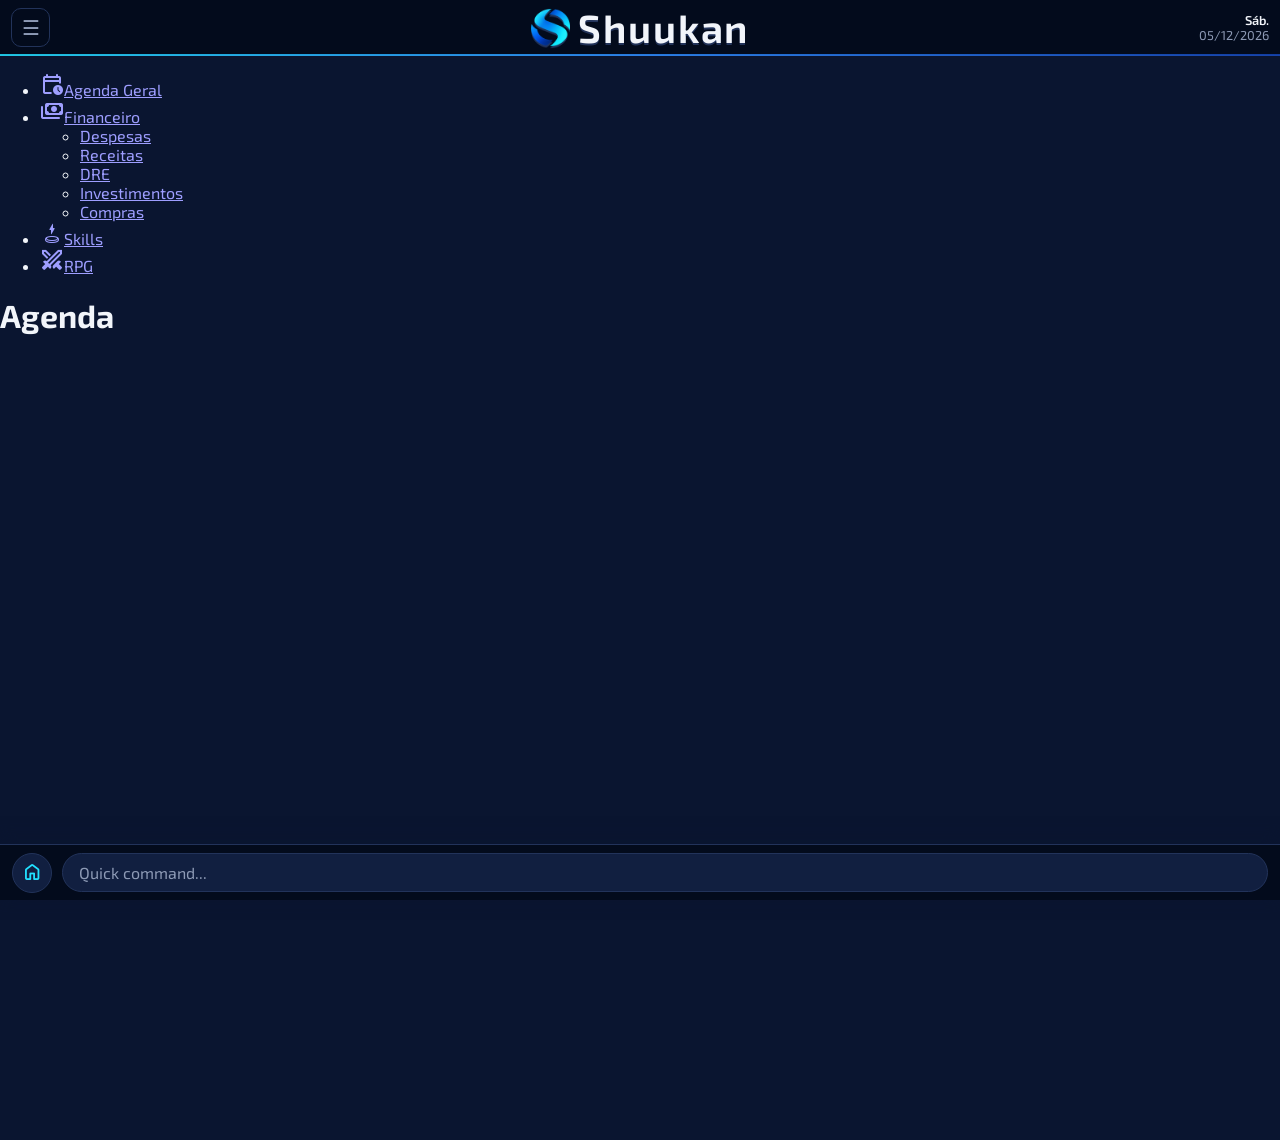
<file: index.html>
<!doctype html>
<html lang="pt-br">
  <head>
    <meta charset="UTF-8" />
    <meta name="author" content="Yasuichi Shouta" />
    <meta
      name="viewport"
      content="width=device-width, initial-scale=1.0, viewport-fit=cover"
    />
    <title>Shuukan</title>
    <script src="scripts/main.js" defer></script>
    <link rel="stylesheet" href="styles/style.css" />
    <link rel="preconnect" href="https://fonts.googleapis.com" />
    <link rel="preconnect" href="https://fonts.gstatic.com" crossorigin />
    <!-- font exo2 -->
    <link
      href="https://fonts.googleapis.com/css2?family=Exo+2:ital,wght@0,100..900;1,100..900&display=swap"
      rel="stylesheet"
    />
    <!-- font icones do side bar-->
    <link
      href="https://fonts.googleapis.com/css2?family=Material+Symbols+Rounded:opsz,wght,FILL,GRAD@24,400,0,0"
      rel="stylesheet"
    />
    <link rel="icon" href="favicon.ico" sizes="any" />
    <link rel="icon" href="images/icons/tab.svg" type="image/svg+xml" />
    <link rel="apple-touch-icon" href="images/icons/atalho-180.png" />
    <link rel="manifest" href="manifest.webmanifest" />
    <meta
      property="og:image"
      content="https://shoitixp.github.io/shuukan/images/og-image.jpg"
    />
    <meta property="og:title" content="Shuukan - Be proud of yourself" />
    <meta
      property="og:description"
      content="Assistente para controle e organização Pessoal"
    />
  </head>
  <body>
    <header class="topbar">
      <button
        class="expand-menu phone-view"
        type="button"
        aria-label="Abrir menu lateral"
        aria-expanded="false"
        aria-controls="sidebar"
      >
        ☰
      </button>
      <a href="index.html" class="home">
        <img src="images/logo-shuukan.png" alt="" class="logo-shuukan" />
        <span id="nome-site">Shuukan</span>
        <span class="hidden-phone" id="slogan" lang="en"
          >Be proud of yourself</span
        >
      </a>
      <div class="painel-data">
        <span id="dia-semana-hoje"></span>
        <time id="data-hoje" datetime="2026-01-31"></time>
        <time id="hora-hoje" class="hidden-phone" datetime="00:00"></time>
      </div>
    </header>
    <nav class="menu-quick">
      <a href="index.html" class="home-buttom"
        ><span class="material-symbols-rounded">home</span></a
      >
      <input
        type="text"
        id="quick"
        name="quick"
        placeholder="Quick command..."
        aria-label="Comando rápido"
      />

      <div class="painel-tarefa hidden-phone">
        <p>
          Sua próxima tarefa é:
          <span id="proxima-tarefa"><strong>colocar função aqui</strong></span>
        </p>
        <input
          type="text"
          id="local-tarefa"
          name="tarefa"
          placeholder="Local da tarefa"
        />
        <input
          type="text"
          id="condicional-tarefa"
          name="condicional"
          placeholder="Condicional"
        />
      </div>
    </nav>
    <nav class="sidebar">
      <ul>
        <li>
          <a href="#"
            ><span class="material-symbols-rounded">calendar_clock</span>Agenda
            Geral
          </a>
        </li>
        <li>
          <a href="#"
            ><span class="material-symbols-rounded">payments</span>Financeiro
          </a>
          <ul>
            <li><a href="#">Despesas</a></li>
            <li><a href="#">Receitas</a></li>
            <li><a href="#">DRE</a></li>
            <li><a href="#">Investimentos</a></li>
            <li><a href="#">Compras</a></li>
          </ul>
        </li>
        <li>
          <a href="#"
            ><span class="material-symbols-rounded">lightning_stand</span>Skills
          </a>
        </li>
        <li>
          <a href="#"
            ><span class="material-symbols-rounded">swords</span>RPG
          </a>
        </li>
      </ul>
    </nav>
    <main>
      <h1>Agenda</h1>
      <!-- Adicionar Mẽs atual aqui-->
    </main>
  </body>
</html>
</file>
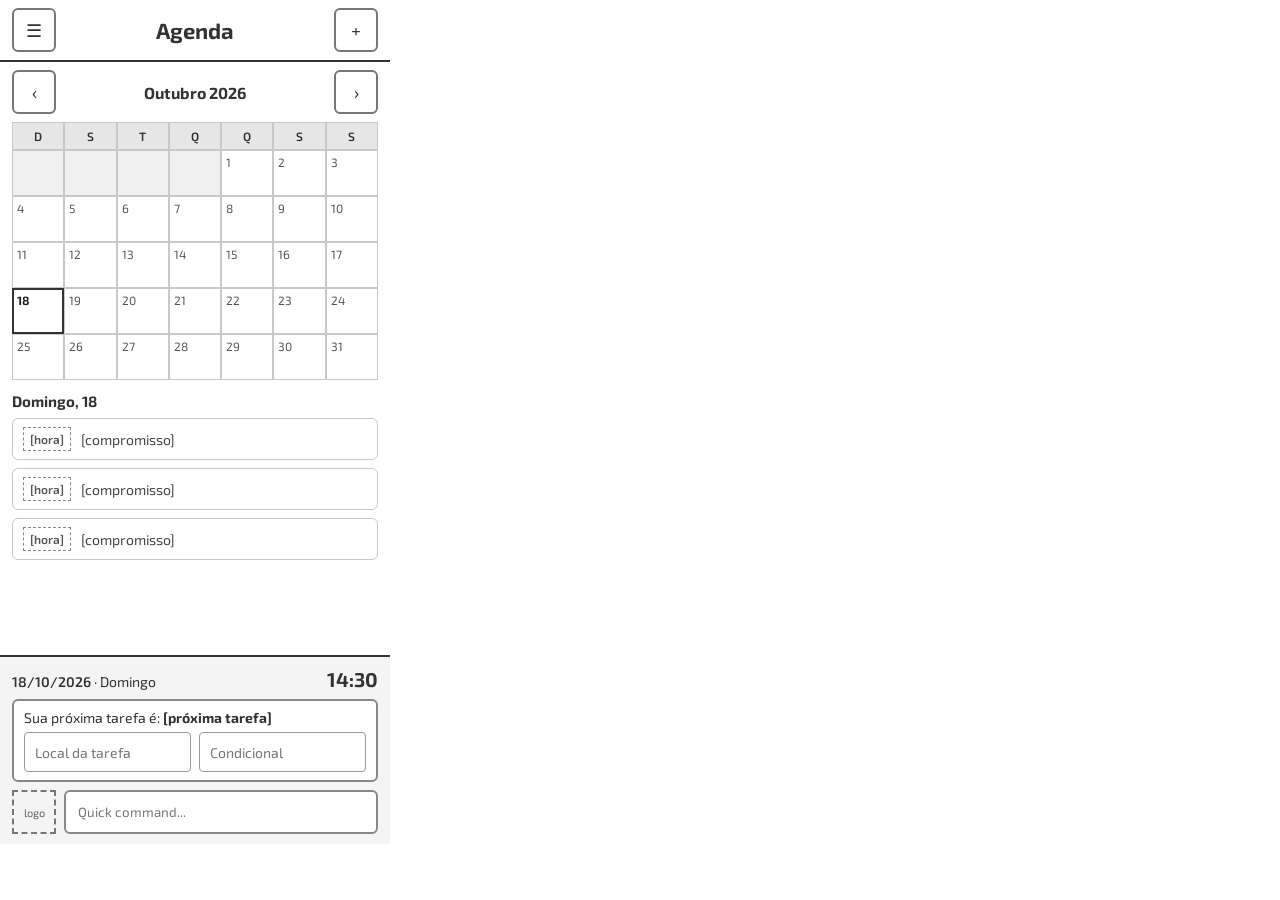
<file: images/Matrizes/Shuukan – Wireframe da Home – Home – Mobile.html>
<!DOCTYPE html>
<html>
<head>
  <meta charset="utf-8">
<!--
Some of the files packed into this page (the "__bundler/manifest" data in this file, unpacked by the page’s script when it opens) are font files downloaded unchanged from Google Fonts (fonts.gstatic.com) when the page was saved. Google Fonts serves each family in pieces, one file per range of characters, so these may not be complete families. Each family’s license follows and still applies to its files. If you pass this file on, keep this comment in it.

Exo 2

Copyright 2013 The Exo 2 Project Authors (https://github.com/googlefonts/Exo-2.0)

This Font Software is licensed under the SIL Open Font License, Version 1.1.
This license is copied below, and is also available with a FAQ at:
https://openfontlicense.org


-----------------------------------------------------------
SIL OPEN FONT LICENSE Version 1.1 - 26 February 2007
-----------------------------------------------------------

PREAMBLE
The goals of the Open Font License (OFL) are to stimulate worldwide
development of collaborative font projects, to support the font creation
efforts of academic and linguistic communities, and to provide a free and
open framework in which fonts may be shared and improved in partnership
with others.

The OFL allows the licensed fonts to be used, studied, modified and
redistributed freely as long as they are not sold by themselves. The
fonts, including any derivative works, can be bundled, embedded,
redistributed and/or sold with any software provided that any reserved
names are not used by derivative works. The fonts and derivatives,
however, cannot be released under any other type of license. The
requirement for fonts to remain under this license does not apply
to any document created using the fonts or their derivatives.

DEFINITIONS
"Font Software" refers to the set of files released by the Copyright
Holder(s) under this license and clearly marked as such. This may
include source files, build scripts and documentation.

"Reserved Font Name" refers to any names specified as such after the
copyright statement(s).

"Original Version" refers to the collection of Font Software components as
distributed by the Copyright Holder(s).

"Modified Version" refers to any derivative made by adding to, deleting,
or substituting -- in part or in whole -- any of the components of the
Original Version, by changing formats or by porting the Font Software to a
new environment.

"Author" refers to any designer, engineer, programmer, technical
writer or other person who contributed to the Font Software.

PERMISSION & CONDITIONS
Permission is hereby granted, free of charge, to any person obtaining
a copy of the Font Software, to use, study, copy, merge, embed, modify,
redistribute, and sell modified and unmodified copies of the Font
Software, subject to the following conditions:

1) Neither the Font Software nor any of its individual components,
in Original or Modified Versions, may be sold by itself.

2) Original or Modified Versions of the Font Software may be bundled,
redistributed and/or sold with any software, provided that each copy
contains the above copyright notice and this license. These can be
included either as stand-alone text files, human-readable headers or
in the appropriate machine-readable metadata fields within text or
binary files as long as those fields can be easily viewed by the user.

3) No Modified Version of the Font Software may use the Reserved Font
Name(s) unless explicit written permission is granted by the corresponding
Copyright Holder. This restriction only applies to the primary font name as
presented to the users.

4) The name(s) of the Copyright Holder(s) or the Author(s) of the Font
Software shall not be used to promote, endorse or advertise any
Modified Version, except to acknowledge the contribution(s) of the
Copyright Holder(s) and the Author(s) or with their explicit written
permission.

5) The Font Software, modified or unmodified, in part or in whole,
must be distributed entirely under this license, and must not be
distributed under any other license. The requirement for fonts to
remain under this license does not apply to any document created
using the Font Software.

TERMINATION
This license becomes null and void if any of the above conditions are
not met.

DISCLAIMER
THE FONT SOFTWARE IS PROVIDED "AS IS", WITHOUT WARRANTY OF ANY KIND,
EXPRESS OR IMPLIED, INCLUDING BUT NOT LIMITED TO ANY WARRANTIES OF
MERCHANTABILITY, FITNESS FOR A PARTICULAR PURPOSE AND NONINFRINGEMENT
OF COPYRIGHT, PATENT, TRADEMARK, OR OTHER RIGHT. IN NO EVENT SHALL THE
COPYRIGHT HOLDER BE LIABLE FOR ANY CLAIM, DAMAGES OR OTHER LIABILITY,
INCLUDING ANY GENERAL, SPECIAL, INDIRECT, INCIDENTAL, OR CONSEQUENTIAL
DAMAGES, WHETHER IN AN ACTION OF CONTRACT, TORT OR OTHERWISE, ARISING
FROM, OUT OF THE USE OR INABILITY TO USE THE FONT SOFTWARE OR FROM
OTHER DEALINGS IN THE FONT SOFTWARE.

-->
  <title>Shuukan - Home Mobile</title>
  <style>
    * { margin: 0; padding: 0; box-sizing: border-box; }
    body { background: #faf9f5; display: flex; align-items: center; justify-content: center; min-height: 100vh; font-family: -apple-system, BlinkMacSystemFont, sans-serif; }
    #__bundler_loading { position: fixed; bottom: 20px; right: 20px; font: 13px/1.4 -apple-system, BlinkMacSystemFont, sans-serif; color: #666; background: #fff; padding: 8px 14px; border-radius: 8px; box-shadow: 0 1px 4px rgba(0,0,0,0.12); z-index: 10000; }
    #__bundler_thumbnail { position: fixed; inset: 0; width: 100%; height: 100%; display: flex; align-items: center; justify-content: center; background: #faf9f5; z-index: 9999; }
    #__bundler_thumbnail svg { width: 100%; height: 100%; object-fit: contain; }
    #__bundler_placeholder { color: #999; font-size: 14px; }
  </style>
  <noscript>
    <style>#__bundler_loading { display: none; }</style>
    <div style="position:fixed;bottom:12px;left:12px;font:13px/1.4 -apple-system,BlinkMacSystemFont,sans-serif;color:#999;background:rgba(255,255,255,0.9);padding:6px 12px;border-radius:6px;box-shadow:0 1px 4px rgba(0,0,0,0.08);z-index:10000;">
      This page requires JavaScript to display.
    </div>
  </noscript>
</head>
<body>
  <div id="__bundler_placeholder">Loading Shuukan - Home Mobile...</div>
  <div id="__bundler_loading">Unpacking...</div>

  <script>
    
document.addEventListener('DOMContentLoaded', async function() {
  const loading = document.getElementById('__bundler_loading');
  function setStatus(msg) { if (loading) loading.textContent = msg; }

  const FONT_MIME = /^(font[/]|application[/](x-)?font-|application[/]vnd\.ms-fontobject)/i;
  const MIME_TOKEN = /^[\w.+-]+[/][\w.+-]+$/;
  function toBase64(bytes) {
    let bin = '';
    for (let i = 0; i < bytes.length; i += 0x8000) {
      bin += String.fromCharCode.apply(null, bytes.subarray(i, i + 0x8000));
    }
    return btoa(bin);
  }

  // Error sink persists across replaceWith since it's on window, not the DOM.
  window.addEventListener('error', function(e) {
    // Failed resource loads (CSP-blocked links, scripts, images) fire plain
    // events at the element — warn only; real JS errors carry message/error.
    if (!e.message && !e.error && e.target && e.target !== window) {
      console.warn('[bundle] resource failed to load:',
        e.target.tagName, String(e.target.src || e.target.href || ''));
      return;
    }
    var p = document.body || document.documentElement;
    var d = document.getElementById('__bundler_err') || p.appendChild(document.createElement('div'));
    d.id = '__bundler_err';
    d.style.cssText = 'position:fixed;bottom:12px;left:12px;right:12px;font:12px/1.4 ui-monospace,monospace;background:#2a1215;color:#ff8a80;padding:10px 14px;border-radius:8px;border:1px solid #5c2b2e;z-index:99999;white-space:pre-wrap;max-height:40vh;overflow:auto';
    d.textContent = (d.textContent ? d.textContent + String.fromCharCode(10) : '') +
      '[bundle] ' + (e.message || e.type) +
      (e.filename ? ' (' + e.filename.slice(0, 60) + ':' + e.lineno + ')' : '');
  }, true);

  try {
    const manifestEl = document.querySelector('script[type="__bundler/manifest"]');
    const templateEl = document.querySelector('script[type="__bundler/template"]');
    if (!manifestEl || !templateEl) {
      setStatus('Error: missing bundle data');
      console.error('[bundler] Missing script tags — manifestEl:', !!manifestEl, 'templateEl:', !!templateEl);
      return;
    }

    const manifest = JSON.parse(manifestEl.textContent);
    let template = JSON.parse(templateEl.textContent);

    // Nested page bundles (iframe targets). Each ships ONCE, in the ROOT
    // document's manifest; frame srcs carry an about:blank#<uuid> marker
    // instead of a substitutable uuid. Every document mints the blobs for
    // its OWN frames — from local text at the root, or text obtained from
    // its DIRECT parent over the relay protocol below — so each frame
    // navigation stays same-origin with its initiator and a deduped page
    // loads at any depth on any host, including a file:// download's
    // opaque origins (where a blob minted by one document cannot be
    // navigated to by another).
    const pageOrderEl = document.querySelector('script[type="__bundler/page_order"]');
    const pageOrder = pageOrderEl ? JSON.parse(pageOrderEl.textContent) : [];
    const pageSet = new Set(pageOrder);
    const pageTexts = {};

    // ── Nested-page text protocol (parent-chain relay) ──
    // Page bundles ship once, in the ROOT document's manifest. Every
    // document mints the blobs for its OWN frames, obtaining page text
    // through a strict parent-chain relay: a document only ever SENDS to
    // its direct parent (which, for every document the publisher's own
    // runtime minted, is another publisher document) and only ACCEPTS
    // text from that direct parent; requests from below are honored only
    // for the document's own child frames, and the ROOT never sends
    // upward at all. That last rule is load-bearing: the artifact host's
    // frame-ancestors allows claude.ai (and friends) to frame an
    // artifact, so window.top can be a FOREIGN document — a top-addressed
    // protocol would hand page uuids to that ancestor and accept forged
    // "page text" from it, minting attacker HTML as an artifact-origin
    // blob document. The chain never touches the ancestor: requests stop
    // at the root, replies are origin-addressed per hop (never '*' when
    // an origin exists), and both directions are origin-gated (on https
    // a foreign sender's origin can never equal this document's; in
    // opaque contexts — file:// — everything serializes as 'null', where
    // an embedded EXTERNAL frame still fails the gate by carrying its
    // own real origin, and a sandboxed child of such a frame is excluded
    // by the own-child-frames check plus uuid unguessability). Shape is
    // deny-by-default: one request form, one reply form, no error
    // replies.
    // window.origin is the SERIALIZED SECURITY origin ('null' in opaque
    // contexts such as a sandboxed preview iframe) — location.origin is
    // computed from the URL and stays 'https://…' even when the document
    // is sandboxed, which would misgate every opaque chain.
    const OWN_TARGET = /^https?:[/][/]/.test(window.origin || '')
      ? window.origin
      : '*';
    function trustedOrigin(e) {
      if (e.origin === window.origin) return true; // https chains; opaque==opaque
      // file:// trees: Chrome serializes the file document's origin as
      // 'file://' while the blob: documents it mints serialize as 'null',
      // so the two legitimate shapes can never string-match — accept the
      // pair in both directions. https origins never serialize as either,
      // and sender identity (own child frame / direct parent) is checked
      // separately.
      return (
        (e.origin === 'null' &&
          (window.origin === 'file://' ||
            window.location.protocol === 'file:')) ||
        (/^file:/.test(e.origin) && window.origin === 'null')
      );
    }
    // Non-empty only in the root document (nested bundles ship an empty
    // island), so it doubles as the root marker: the root answers from
    // local text and treats a miss as authoritative — never relaying to
    // its (possibly foreign) parent.
    const isPageRoot = pageOrder.length > 0;
    const blobUrls = {};
    const resourceBlobs = {};
    const UUID_SHAPE = /^[0-9a-f]{8}-[0-9a-f]{4}-[0-9a-f]{4}-[0-9a-f]{4}-[0-9a-f]{12}$/;
    const pendingFrames = {}; // uuid -> [{el, frag}] awaiting text for own frames
    const pendingRelays = {}; // uuid -> [childWindow] awaiting text to pass down
    function mountPage(el, frag, text) {
      const pageBlob = new Blob([text], { type: 'text/html' });
      const u = URL.createObjectURL(pageBlob);
      resourceBlobs[u] = pageBlob;
      el.src = u + frag;
    }
    function deliverPage(uuid, text) {
      const frames = pendingFrames[uuid];
      delete pendingFrames[uuid];
      if (frames) for (const f of frames) mountPage(f.el, f.frag, text);
      const relays = pendingRelays[uuid];
      delete pendingRelays[uuid];
      if (relays) {
        for (const cw of relays) {
          try { cw.postMessage({ __bundler_page: uuid, __bundler_text: text }, OWN_TARGET); } catch (err) { /* gone */ }
        }
      }
    }
    function ownFrameWindows() {
      const out = [];
      for (const f of Array.from(document.querySelectorAll('iframe'))) {
        try { if (f.contentWindow) out.push(f.contentWindow); } catch (err) { /* detached */ }
      }
      return out;
    }
    window.addEventListener('message', function (e) {
      const d = e.data;
      if (!d || typeof d !== 'object' || !e.source) return;
      // Origin gate first; the structural checks below (own-child-frames
      // for requests, direct-parent + solicited-uuid for replies, the
      // root's never-relay rule) are what hold in fully opaque chains
      // where origin strings can't discriminate — a sandboxed root's
      // FOREIGN wrapper still fails all three even though both serialize
      // as real-vs-'null' rather than matching.
      if (!trustedOrigin(e)) return;
      if (typeof d.__bundler_need === 'string' && UUID_SHAPE.test(d.__bundler_need)) {
        // Requests are honored only for this document's own child frames.
        if (ownFrameWindows().indexOf(e.source) < 0) return;
        const uuid = d.__bundler_need;
        const text = pageTexts[uuid];
        if (typeof text === 'string') {
          try { e.source.postMessage({ __bundler_page: uuid, __bundler_text: text }, OWN_TARGET); } catch (err) { /* gone */ }
          return;
        }
        if (isPageRoot || window.parent === window) return; // authoritative miss
        const waiting = pendingRelays[uuid];
        if (waiting) {
          if (waiting.indexOf(e.source) < 0) waiting.push(e.source);
          return;
        }
        // Never-answered uuids would otherwise accumulate forever under a
        // request spray; past the cap (far above any real page count) new
        // relays are dropped rather than remembered.
        if (Object.keys(pendingRelays).length >= 128) return;
        pendingRelays[uuid] = [e.source];
        window.parent.postMessage({ __bundler_need: uuid }, OWN_TARGET);
      } else if (
        typeof d.__bundler_page === 'string' &&
        UUID_SHAPE.test(d.__bundler_page) &&
        typeof d.__bundler_text === 'string'
      ) {
        // The shape test is load-bearing beyond tidiness: the solicited
        // check below uses the in operator, which matches prototype keys
        // ('__proto__', 'constructor') — an unshaped key would reach
        // deliverPage and throw, painting the error banner.
        // Text is accepted only from the direct parent — the document
        // that minted this one.
        if (e.source !== window.parent || window.parent === window) return;
        if (!(d.__bundler_page in pendingFrames) && !(d.__bundler_page in pendingRelays)) return;
        deliverPage(d.__bundler_page, d.__bundler_text);
      }
    });

    const uuids = Object.keys(manifest);
    setStatus('Unpacking ' + uuids.length + ' assets...');

    await Promise.all(uuids.map(async (uuid) => {
      const entry = manifest[uuid];
      try {
        const binaryStr = atob(entry.data);
        const bytes = new Uint8Array(binaryStr.length);
        for (let i = 0; i < binaryStr.length; i++) bytes[i] = binaryStr.charCodeAt(i);

        let finalBytes = bytes;
        if (entry.compressed) {
          if (typeof DecompressionStream !== 'undefined') {
            const ds = new DecompressionStream('gzip');
            const writer = ds.writable.getWriter();
            const reader = ds.readable.getReader();
            writer.write(bytes);
            writer.close();
            const chunks = [];
            let totalLen = 0;
            while (true) {
              const { done, value } = await reader.read();
              if (done) break;
              chunks.push(value);
              totalLen += value.length;
            }
            finalBytes = new Uint8Array(totalLen);
            let offset = 0;
            for (const chunk of chunks) { finalBytes.set(chunk, offset); offset += chunk.length; }
          } else {
            console.warn('DecompressionStream not available, asset ' + uuid + ' may not render');
          }
        }

        if (pageSet.has(uuid)) {
          pageTexts[uuid] = new TextDecoder().decode(finalBytes);
          return;
        }
        if (FONT_MIME.test(entry.mime) && MIME_TOKEN.test(entry.mime)) {
          // Strict artifact hosts allow font-src data: but not blob:.
          blobUrls[uuid] = 'data:' + entry.mime + ';base64,' +
            (entry.compressed ? toBase64(finalBytes) : entry.data);
        } else {
          const blob = new Blob([finalBytes], { type: entry.mime });
          blobUrls[uuid] = URL.createObjectURL(blob);
          resourceBlobs[blobUrls[uuid]] = blob;
        }
      } catch (err) {
        console.error('Failed to decode asset ' + uuid + ':', err);
        const blob = new Blob([], { type: entry.mime });
        blobUrls[uuid] = URL.createObjectURL(blob);
        resourceBlobs[blobUrls[uuid]] = blob;
      }
    }));

    const extResEl = document.querySelector('script[type="__bundler/ext_resources"]');
    const extResources = extResEl ? JSON.parse(extResEl.textContent) : [];
    const resourceMap = {};
    for (const entry of extResources) {
      if (blobUrls[entry.uuid]) resourceMap[entry.id] = blobUrls[entry.uuid];
    }

    // Artifact-host CSP (connect-src 'self') refuses fetch() of blob: URLs —
    // consumers read these Blobs directly. Survives the swap like the error sink.
    window.__resourceBlobs = resourceBlobs;

    setStatus('Rendering...');
    // Page uuids have no blob here — they ride inside about:blank#<uuid>
    // frame markers the pass below resolves after the swap.
    for (const uuid of uuids) {
      if (pageSet.has(uuid)) continue;
      template = template.split(uuid).join(blobUrls[uuid]);
    }

    // Strip integrity + crossorigin — blob URLs from a file:// document inherit
    // a null origin, so crossorigin forces a CORS fetch that SRI then rejects.
    // The manifest bytes are ours; SRI protects against CDN compromise, not this.
    // appifacts: only on tags now pointing at OUR blob: URLs. A reference the
    // bundler left live-fetched (an absolute x-import, a runtime dependency it
    // could not embed, an authored external script) keeps the pin it was
    // written with: that fetch is exactly what SRI protects. (A crossorigin
    // on a parent whose child carries the blob — <video crossorigin><source>
    // — is left alone too; the attribute is then the author's to drop.)
    template = template.replace(/<[a-z][^>]*>/gi, (tag) => /\s(?:src|href|srcset|poster|data|xlink:href)="blob:/i.test(tag) ? tag.replace(/\s+integrity="[^"]*"/gi, '').replace(/\s+crossorigin="[^"]*"/gi, '') : tag);

    const resourceScript = '<script>window.__resources = ' +
      JSON.stringify(resourceMap).replace(/<\//g, '<\\/') +
      ';</' + 'script>';
    // Inject after <head> so the DOCTYPE stays first; prepending the script
    // would push the parser into quirks mode. DOMParser always emits a <head>
    // (synthesizing one if the source HTML omitted it) but may carry
    // attributes through, so match the full opening tag. slice() rather than
    // replace() keeps us clear of $-pattern substitution in resourceScript.
    const headOpen = template.match(/<head[^>]*>/i);
    if (headOpen) {
      const i = headOpen.index + headOpen[0].length;
      template = template.slice(0, i) + resourceScript + template.slice(i);
    }

    // Parse the template and swap the root element. Scripts inserted via
    // DOMParser/replaceWith are inert per spec — re-create each with
    // createElement so they execute, awaiting onload for src scripts to
    // preserve ordering (React before ReactDOM before Babel before text/babel).
    const doc = new DOMParser().parseFromString(template, 'text/html');
    document.documentElement.replaceWith(doc.documentElement);

    // Resolve page-frame markers: mint this document's own blob for each
    // framed page — from local text when this is the root, otherwise by
    // asking the direct parent over the relay protocol above. An
    // unanswered request leaves the frame on about:blank, the same
    // degraded state as a refused embed.
    {
      const MARKER = /^about:blank#([0-9a-f]{8}-[0-9a-f]{4}-[0-9a-f]{4}-[0-9a-f]{4}-[0-9a-f]{12})(#.*)?$/;
      const needed = [];
      for (const el of Array.from(document.querySelectorAll('iframe'))) {
        const m = MARKER.exec(el.getAttribute('src') || '');
        if (!m) continue;
        const text = pageTexts[m[1]];
        if (typeof text === 'string') {
          mountPage(el, m[2] || '', text);
        } else if (window.parent !== window && !isPageRoot) {
          const had = pendingFrames[m[1]];
          (pendingFrames[m[1]] = had || []).push({ el: el, frag: m[2] || '' });
          if (!had) needed.push(m[1]);
        }
      }
      for (const uuid of needed) {
        window.parent.postMessage({ __bundler_need: uuid }, OWN_TARGET);
      }
    }

    const dead = Array.from(document.scripts);
    for (const old of dead) {
      const s = document.createElement('script');
      for (const a of old.attributes) s.setAttribute(a.name, a.value);
      s.textContent = old.textContent;
      // text/babel scripts with a src: read and inline. transformScriptTags
      // does XHR against the src, but blob:null/ from a file:// origin is
      // silently dropped. Inlining makes it a plain inline babel script,
      // which transformScriptTags handles unconditionally.
      if ((s.type === 'text/babel' || s.type === 'text/jsx') && s.src) {
        const pre = resourceBlobs[s.src.split('#')[0]];
        s.textContent = pre ? await pre.text() : await (await fetch(s.src)).text();
        s.removeAttribute('src');
      }
      const p = s.src ? new Promise(function(r) { s.onload = s.onerror = r; }) : null;
      old.replaceWith(s);
      if (p) await p;
    }
    // Babel standalone auto-transforms type=text/babel on DOMContentLoaded,
    // which fired before we swapped the document. Trigger manually if present.
    if (window.Babel && typeof window.Babel.transformScriptTags === 'function') {
      window.Babel.transformScriptTags();
    }
  } catch (err) {
    setStatus('Error unpacking: ' + err.message);
    console.error('Bundle unpack error:', err);
  }
});

  </script>

  <script type="__bundler/manifest">
{"ff7fdef5-31f0-4647-bf3f-a36a526cca51":{"mime":"text/javascript","compressed":true,"data":"H4sIAAAAAAAAA6V9aXfbNtbw9+dXUJyMAlgQLTlLW8owJ02cNm2cpHa6jaw6FAlJjClCJSEvlfTf33OxEZTkLvOensYiAILAxcXF3XF46H1z+u70/MXH01fepORzL0265bIQ2ZwdVmVyeBCIyut6KfcKLjyWZiLwztl4meWpd5uJmfdpvCw8+RyI6pOHKsY8MWPeIk6u4ynzzk9fvDo79Sa8lMUVX5YJ6/Iiv/dKlmQLhoP/85cV8ypRZonwBwhherK6iUvvXND3488sEUHKJlnBPpR8wUpxT84ERYIUhGF6UnhZ4YnoXMiSFSuWc1bG45yFrR5JeDHJpkv7fFtmwvy+ifMlC9kGh2JYjCgjH+tOz6A3cb9gfOIVLepX9/Mxz/2o6Ph+CE0Gk2WRiIwX3luEVwkvKuEJepsVKb8NzlmciEE2QS2Bxazkt17Bbr3TsuQl8mv4hp7b3ssqCeL4Js5yGKN3z4SPByUTy7LwxMZ+8aN44JOv3p/906++en/2lx+GpXhBEQqCQGB68hbhIClZLNhpzuasEKrCBYlAwoywoCL4fcnK+wuWs0TAWO66aeJjOdIC668UyzwfqDfY7htVUmYLMUxjEXfTpKseRz4mq0XJF1VYkkXJbjJ2G/IN/RqxKJgy8UKIMhsvBUO+fFE29XEUwbfM9FaCzRd5LFhYBFlRsPLbj2dvyecqZO02CwS7Ey95IVgh1mvfJ7tfq1dFNCZ9eAyzRFF4WQ1/Oxkd4OjkMGB3LEHiz2eex5V4U6Ts7v0E+ceH0MuJAhajlHb76zU7hqGm7G5PDyUVQZVnCUO6TacY9kZBzoqpmBGGSUUBKV69P/sQlxUrEQ4W8ON1yecXosyKKRLEh2kfzsQ89/E/XYnMwiaHlaj+l5UoAf5Vu109AH/3GzX8vwbwK+zXHarW8A37AjxsBjkTXjEQ5f2qoN9dvH+nYIAE3iSxSGarv3h/I9dvvXboA5dkyl+vX5RlfB9klfyLCvyXYzErX5CSsuCRrmy3ded1EbVfiepC1SOnq81gwkukOqs8PvE04bxm9xViGFfD3qhFqf/Ib7cRH1YjyobVyMJeDc99h2ONNRFvDrt0YP5B4rwEJ5UrpIGasoSn7MfzNy/5fMELoBGFAe5GfRIVQbXIM4H8Qx8HC75AeL32zzkXPg5KtsjjhKHDyyBNLgNAxUdr9Td6dEh837aVxOmVoJ/+z/M8L6iSrnxzxvOUlatxnFxPS74s0jDhOS+78+wOZYVXldMxSZZlyQrxEiq8L/9NRBkX1SKGMjyQ3XnemJcpK8P+4s6reJ6l3l9086z3Z/10yzjNllV4tLgbjPldt8r+yIppqCvH/G7Ab1g5yfltOMvSlBUb+fp/rtn9pIznrPKqpFvNsoKtev92Jtdd8CqDBQn7vd6/YRAb+LG3ha5XPQNAAWawk0XJ4nlWTLeBSP68ZVYIVi7g1zyrqqyYruynSpbHIrthFgh/ezWe/SkU5cuh0+DvTyYMx2zCS/ZPJ2XeA/oO1Ch8/NgMyk43Hlc8Xwo2yIqKibA3WHDZT5fdsEJUYcGLfaDIs4LFZXcKuAEb5ateyqaknI5jdNT/gvT7X5EvvyA97B09+7cufvoFOTp6Ro76fRJ89Qx7T774974Xnj/5N979IGAdC58CogCSDOIim8dyAga5vH7wtPJYXDEvKyZZkQn2DyBciFk3mWV5iorOV0CJthrg/3kN9va808z2v6pn9gDo/xlN2OwjMV0G/NVqEacpDPHp4s77cnE3mPBChP3+4u6wHzz1lll3zgteLeKEEfvLDEih81+M5YttwnLLy7Q7Lll8Hcp/u1BQD3F3W6ZZtcjj+zArAOO645wn14PbLBWz8IjNBzOWTWci7LP5NhEy47xhpciSOO/GeTYtQjibu2MuBJ8PHJgqPHz2jJj/gyd4sENGZasegf+CZ/+YSu4QANPBsmJlt5LMilzzffBYFiWreH7D0hWsUncSz7P8PnxgjWQTuWOCL5+x+T9aswcPg7+Ngf3tHpoQerK4s1RII2DPe7K4q6c945WQf+PKYOo2da4b53yaJdvNLFUTfBECaudsIuSPP7qSwwyP+k+/ePrlk+dPvxjM47uuQqnnvWS2Pbbnizuv34NVrQHwr3Gv1zvq6SX912Qy0Xvn6G/tnSY8ni7uBrezTLCubBQuSta9LePFPkqspn144J1lMOHK+3D+5t3Hq69fXJy+ffPu9OrlxQUIlvFiUR3esrGXsuS6W4l4yrrsbsFLAXLx5fKo13/qXTO28MZczPSo4MXqvkg8kLhyR6L2SjaNs6LyYiUxe5Vgi8A7OFTn/JylWewtyqwQ3kr39Z8FCNErbx6X06wIvV7wLJkPvI2ultItI56Uar2Vp2hBVlRZykIvvuFZWjf+F4yEc0HsL+/Eoom38jQN8OKl4PVbB8Q7sDQbfsYTwUo7QE8NWJ3K3Tj9vKxE6LE7EIG97i0bX2ei+3AT2wsgRVryRXeS5YKVoQer5LWyOQA7LpzO/rKl7dOeAN2UAe3zul99VTX6dFosS3VYeEGv16/+or9MMNW8m/BlIUKv/0C3kyzPu3MOqwEY8hfdAoUGLBMs9MplUcBh6PYriUG2Nd7evsGq1YN/P5H3gvpwzpIxT+9XhtLD4a+xqrexqGF+nBi8cNtv/FrI/ywVLor7Z7QIFrGYFfGcSTEAJCSHeY8eHWaBYJVAbwRIIxjEBCZF0R/P3yIRjOMKxIX1WkkDuqumxADSBsO18PFGCh/Qk67fI3VsiXSecISXP+QEaMqTJWgxjOzO6FuQVuQU2F4R+y3ChNPPAhUk54lcBDwQwTwur18zkcxYijgmIqiYABnlXTxnqiBO+UJIwTtFHKRxrYm5uoIjCfRi1Xo9gS6Q6TiYlWyCAzFjBbqiJ1cBv46upFyMcOj7dY0e/[base64]/VY0lQLcdVEKcpSjFR7VVRynImGErxZkOGIwPTpfraGZvzZu8NEX4KR0gSSLH8jIl4vV5tDLTm1KmIguF0FIF+NF7mYjBvUQo03+u12ygdTkd0js32STdk6LxphX/vBcrJKgiCJQmCQLV4f8PKMksBH1ebjYHvhILq0bw20WsGOB65DygDCb5IWYleoBjjcOI+kgwTLsV2Jujhb8MX3f/G3T+uHo30r173q6tHo4ND8iNUd6PLtIMug8u0g6NHh/UKvlLUx+xZrbwqcCDKbI6a21dqz4a9EaXUR367zYZMKze6fVmI/Xb7G0mZ9Nygd6Y1aX3S7WNsd/9raAc9lubrnLrNe6TU6jnQtrk1urxTBnyhv4/xoLrNYOdBIV4lccV8GFGoB8IppdVAFrfc4pYtbjauBhoVnJaV1FgZALR8PclWY5LY6hh9US6ZbdSzxZM4r+ryvi0HQuM3CCXUwGiXhdLbp7b6R6GOAYajd8v5mJWI4dAsxgk9arfNOB/[base64]/ab3eU37422XaOVSjqMwoSlpGwbBSI+jQfqeqB7Gxq6E/PPQVHlS0TzLKO301zMwOs92uTnoDuSrFMDPvVM6qm+IR4F/V7ZJK4Z/k9QdZpwPbu2pBmR6hOQ4lkaxnRTKM9ehzAF7W6avxmompxSkldf6Z+lXSTeI5y7s++VlIbu2CCeTHXjwel97YG6eZN065Ny69JBPMA/bLS1nupZPCY3Mv80DWuR6nIL1ce797lVfF84VXzeM896pFXEij37W0/fFi6lXLsVctF97SgxHcjkvfKIk9H2NSCLrS0j2MrYxvtbDvE2XVM6XyyScC+N26EJ58IoB/qAvhySdiwnndqXzyiSjrktInwnkLXpk5nfgkiReSGzdl+tnfkNJaMcG+elqIMmMV0kVMPxYCUG6B0FCQYoTpybAgYoQxeeQCPs/57etlnl8kJWOFF0shE6S11zxZVvLXhzy+95IZS64ZaKsLUfK88vShAH9Z6aVZBQBKzY8PWSKWJXtT6B+m/JzNuWDQI4hcYMKdv+M/xXkGXKSntENeJtj8IuEL5uWcL7z5MhfZImfefClY6hX8jKfLnHlF/SJfsMIDSad6I3VRXsni9L0yCP++zEqWeiW7YcAmexX0nHoVi+c5qypPrTdLm4jxu6ArXiR5llyHPi9ewg+f8CKZxcWUySL5C8qyYrEUUPQGfkBJtRzPM1l0IX9B2TW7T/ltAYXfs/tX/LbQpcuFLvtxoUsWJasqXfgBfkP5nC8rZno4gwfTh6xRvchy1Y8sZaCksBWn8GTrchbfMFv3Fp6gbgILD8USA6BknC9lH1/nS/[base64]/R5XqpVDleh2gxi4C1NgVgBoDXKgwkLVKETuAF6bEjsK20UOxLfR4bL1V1zRavTGlEhJWtWIAaAugtw35SdBPKAqHv534j0drf/ibPzrw14+Hvz0eHTzGB5/It4pUn7Pp6d0C+cforqvUMus00b8w8js/iY6PD0984k8zHxOuuqWXl9WB6VQ+6J7XFEUteB76j0d4PfzthI7ga983v4aOW91uNzpZw9/h5WV1eXkxOoi63VZ0gtfoGClT/VoK1mvY5HHJ4rXIRM4wiii8cngywn6Hi45/glHdx/Hl5eHl5ROnkXRpOMHr42Hc/eNF97+j4W+q5mC3JzPP/wp6SBtzrKeILiuMoK9RZyi7s6Lg6AAGd1kdUHw4raW/7xrOFoyeMGsz/q8gqCScVJieAKOkxOGoDHnn505Vm5blhw6nJKMnftfvZIHgb/ktbLWKIYxr/xf7yveCIEZk3yTD9KS0wnbEQh4ViONOFhYgRta87S9KS0Xrbr4VBBWEkRLTE//Y77BO2fFPjg/hl3/iY+I2PjyesXzOBLqs1if4cJoR/[base64]/sd6Xq057urvFziCF4uwqOdQNTC3ofRhYNMUhrEZ+LiWDplSHYBPUKi0bOVxb1cac3QQVhFSDPkOtCIe/og4HtkXShB51AtWRHPcPJruXFY0qg4uV5crNLysLi9GnQhfbi43l9XBIyUwuQLdsD+y0gU9eYVKkNLlQmZFki9TViF/tapnDJ5QCg6Hu584nGKnM6b4Zr3h2/0Ieuc4inw/5Dj4zLMC+b6ZFqjcHKT8QbhYKfEDvl8uQdsJMjEULUouOPjj+FGrHx7+hqKw29WUD7RV3VFnrXBP0azu6AA/sigohSnB6OFv0vfJ+nJ0UVJV61iIEndR0MGucouxBsSZ9RwzaxOtrrMiDQGu0ikqLIZHo41yKYLvFcxKDUPts+UTrVQlfp4V1z7x50zEPvFB9+4TP5PD8olv/rL5mKU+MV5HxJcWhtwH/zClN/aJr8QnaV2ArqSE5atjF6orJurnOVdnrR8vFrmsUJCQPwtuvnc3X/gjR1dbsnqNWgULZnGFxNZerFeUu61R6/C3rZWpF2a9bpIRXgAZkStelUnKE7P+Cmz6IcnjqjIPWWp/[base64]/cEuxSXxWUJh5i0Fe2qxls96bJnzhljkWOwpcWiCg8P08RZfaAVQVbcgCgvLXVAGhOe1/SYUvlmaPSPqht/vS6ManIeZ7ngtoEAyQNHrV7YKtrtUu0CEYd+u61IZpjN4ym7PERRq7qZYmNJZI6XYNVRM2xa+1p9x9qXM8dVUXID2ntTbnDADN9VQO4BVdMI+Ie0KWlLgGUETdNSqiq5hC13fUzZlkHyD7ASIkakJ6z8d2PUlJk0WdXtsj/YybP+Ubv9R5DkLC4RJubtCpPKnNuZ9LWEffiHXM6zeFHvicxwUK2mo6rAeyZZ0OFohz1RbzPr/coe9n5l2/rilQhLcgM+2mygXy9bYEAAS4C/[base64]/TYNTBl9UB+ecFl/jRYVbvi1QvtFpbu417egX7pqDvUA5RYxpYS/QJrtw5a3uYdfDWAtYsrt7fFigRROAoEUMxChXpkFYz81osaUJtdJwYFtAYYrYMkI+QNqeVw/[base64]/3Wfe5AcoSTc1iXdMUHtzG17qxMthMu3R8eL2Br81pj1xQZRKCUVx05yfQcoDhk8c8mtNpeEGnZErRvHOBD48Gzgflns3BSo7ATH5wGUhjeRSyYbcziqTJXKlV/i0lkowsofG/0LDX/SruTkarJ5u1/f3U+f3c+f3lRr76DT188COuZmbBkF5YypSsrndLTb5tcENRl1lBvYOKrsAHNfdlwlIAqWsWLqO5UFuCAzKbh0p5oLTbObYOMdnwaNQUF0hK851CeHFJKU3X69ZyvW6lpocp/d1sngx2F9EPuXyodR0Tgaa4g5brdWp3RXncj0RY6DM9oct60LF9UINO2u3YQGHOUAKiXQz/MINZE8q17P0NJle0sg/w+qTdvmq3J/owoZReGRcDCwiu2c5vAACVfZATr99LrV1yqSkBmpI5pidTqBzOR1ixUVPq+3bbzGlvMD82vQzmyp4+7dDlcD4i8+PJ1mAu6AQqbugV/BlLR4/eZaplswu8XjdLbvBg2qHjCOB5Ed6EE4HsolzYFbmB5bCwn262V8Ei6e860G+1jXV1k4mrGdB4Jze0FDSQOOizp/gQ/qnfmTPTr6HbKfRCOPwtAIETeuJ08gglh0fPnuED+CcQXH+m/xxc4FKp5UZHxO9Jh6uyXqKn6zV3nqKn4RNJyHLq/6tek4T2BslxNkg6HZx3aIV+R+UwGUUReGVz+4vVqk6H80md6SPDohzTp5HVT2nxB3SvHYZDqxYKgsMpjqLhyNZLzvdNAUda/7krq/+0Da4hWKWHo4EymLf6GvEzU5ZTyZ5annQFXoJhokM54w2fDCEWMYhNwFk1kjQokRJc0oXm/nqdGCEDRGixyP2aT9V+FH7K537tnsYYSjBZ0tbVen0VgOpFqxJBiGGolFwfT+IcfP1GICDbJzy4areX7TZqvhf9INCVdLXCIWfmJ263M8WxKv2OekdpeFQTMmUC7CsfUIw3WB4iE5pIAuAK5T/jdhtN6I9QKhV8P1uHI0wmUi7LtGM7+CfQeGAgsNnuSqk/QLhfcc1NB4uKLVP+ElQh9gvPMYmVm5Ttp2gZSE4cPV8XPFJaCszGQgKeDc2vxmUWS2XDZFcb4WNs54ex9ZOY1PoZPNG/YAn8ZosJL2U9KFZe89Kp3VEH4Qn9XQwno/UaHjsTdWg4yumOmf2T7WEoCzycdTUuSEWRtDq32614S/XZbrdYwOfgNCiAMilYD31tun+pO5Quhq3eCKhJq1eD23w9ho/[base64]/vF4Do73jKgtO3p2en7z5evXv/6rTdzkFbsR0LrCkw0Wdf2elgxzrlJaB0yAOpJ4UuK5yhBG8wYoFWtGLLKX6uC4k8bRHKSI7pCVcmgoTEmJ4kKAOnVpIDubLwq4Krq7goODgBp9SZMqlq4H1WsFOvqJOmHtjIHHdXTMpuOFDhCfKEVKjhHH1XtcApdsD28fQXBTPDD46ZVlXWbVt7QLw/pFwGFot4ChRoi+V1tXZV0gXKGN2r4YemMJv40a1bZml2dLrVVJkZ/Qh8tKXRkuk6a//2oxv9zlv1V1EF6+NUb7rplk8gElFwdaUDDCIfd/zLnt8pBjNF5xhoimZC+mEzDHkfKp6z4DYuC+QP6wicked3Gl3ViN7xQ8/vFC6DMm7aYSTwfwJeAzS7ajdvG7CMnUIL6u12o4nnYxn0HgLxrUlA8XeMXdaq/QJBCobXZTyFvUpW1+w+rDbgvK1tYQrrpaIO5e2+Fd2zgZFDwEaW1T7stZmcA2hsIOY7fhu9QD546vnqOzmxx6p0dVNxdV4dZ+hvSGaUFKGlLmAYimCh9mx/sJTwsgvn7d/+WB3E52+Iv1p50oAvv9rxvc3GxyGaCsT31XkFiDWe6cAEcSkXdZZ6ceWx+ULc+0ofi0OAdlZJ9zVDHxO8rexMYPC765JvSIJDADD0ZbWmCaX+mPOcxYWvEOLvzNzfGDKZYLxxEfV+i6x/QGIr8UKeVUKGzftg/9iujStZB758PuHUcuzb7STX6Ia/yugn+W7PJ/0eUF1FJUFb+eAQDEbnRNHkleJjGcrroIQGdCewvZMd3JxQftKLVBMuCW6OtCI+HI5CNDFH8lSghDxWJM6DcVD/cSfrPPZt8pPCi6EbDz3u6DWadMDDmkzoEBRm+xY33pCJ2nFXZNmI5QiCICfDchRekUfKA3q5qcMtdntabkiletKyNkpJQuZYLXO9zrd/[base64]/SsIRiXokLGFRYRXOBKhnFo1lJh1lNyRSY1ayOTJqiWPIpqTr1P6hEL6u5ZYrnNVPcbmumNa6qbFqgJZk7sshymI7o3GhwEquUQsvAGM1polAmJVNMT1I5zSmWe7UI7JIBO7B099DpX+4h+24XPLa705yP47wrXZHrnfUnr+3DP4OX/l7kgO/40tj1T4YCLi47aFYm+z6vsUMPoKJcn4gR32+SBmtTZcSIaljVRq3Q90lOx/Tk8DJAn6u7tajuMLqM1v9aP7LG2TGO/M/VnR/6nytfhuL92WaJ//fNMqGx3Syx3ixXNGnp41YfAM39s6z3T6r3z527feZUWBwzoUm99brVAvNLMyORsalHasMB3C4o3+IJYUNUFoFbF0p/OnaknGuQcio8pkWQ8zg9vROsLOIc5egak2syNgF4NxSNyXW9k2/pGFos6K3iLwAhNIdwWxv9toYDjRbmNIL+yG3d44LeIEbGmMzoYr2+QSX8vqet2Xp9oRiVRVQEmncy4/xGYiXKyAKHO5UoIzNMTukEKMkEjS0lIXf0KpKU6HaL2wHy073TDh4GTcKEyKUPT9drm8zCeNtU/mZTi9j3ZnO/pBeRXVvvE2yhT14i5TwZGxFnhbdaSQ7w6DmwhpoXnKuYhR/P31ZeXLKaV4yFJ3kjD2SJAeSb8GIvl97FOTT3d+evErBJILyDMOn67EVy8neRAkd4S6Q2c+ZgJ5HJGMKXG7uYd8AiQ6gtuSPvcPhOI8Y5vYtWm1BBUyW4OgP9aU2rX5J3QKuXUuR8qRyVDLlar5sFkA1MrakM7DD1ikhtOR2+p+/QWKL4e4cJQGe01cPkZfMYeG+PgfcPHwPn5L1zDJwPX47oe1AmnrXb18BXgNruwuEt6rX+34Ar+Yu98H2Jw5fmAJrXB9B5fQDN1QH0krzD9OSl3Evv4ABye3mB7sk5xqH665xDF1vCZZLzgoFMj1o9VwXCgThsBWK/yHPkH4CCUjoROApvG/zGd0in2wwi1gqpnq5lUKvz0AqeZ0++7FtrAngs8GMTgTngnQ4uKSqPj5/hTtlhQTKLy5c8ZS/Aa2Xds35K+oWOH/gdVJ6cnPQcS8eT50oBcFerBbW3oif3umf81D2+UEn2wF1dBwHBRr6JK085Lno3Wcq4Fy/TjDeDg64Z9cOCC+R3QGfzsxhpp1ACMj/2yZWgh91VjxxtTDCyG4vcHR0c3pMX4IWAonDMZvFNxst1d87/6I6zAjKbSAPpWNDDoaccri4nI8eb86XjeuT7hNEeKWmPcK2/VQ4ejSBGdlypiECu3sspUxX5cdVuj3UQrRjmIzzAeacjVUPDXEYJHoLOeZjreM8Da8WAQ9Y6ER8c+iTvHIF0Ex/3oiqMO0eDomOzBzIywYTRSb0ROW31yZWTn5DmVptwJdzUhgnWEkLeSbajMwd4Jf/GzXlAMDqOzTximanuUIakxp2+fDrwtfXcHPtbk4k7R3gQ04mczKRztNE9yVhqC4MJ/VUgGBRuTjbHHfSCqdFMcAQtQgmA5hQsMDYbY5gyYbuZCVnOdLyyWTcT8ClXDtaoRWkGi0bNgl1e+tFR2N8aUaevvt9vWFSyeoXZzgrn20BhsMIJzSVQ8u0VTuADyW73l5c+XjVayn5Yhx45jVV0sp7vyvwYQhBwJ8xUeLIu3JgfIz8qqbR/zuM7cFKHmG1ZM/CV6x8cHVweHUWHZoR1Onv8S94xVw8LenbJ+2hKL7RmUG/yge+oSc63WH/dk+NNLpVm5XpdBldXafKygggSG35cF9buCWUgKRUk1pSHQUZPhhnhwM+adLVSY4gyPMIDHiRV9ZHdCSoiSRZCx4ieUWPVHWTdriejgs3K8mEm8azV6PlDmfEyE/co3wnNTuieMeR4kLTbHPTwpgJ0MJg81Cs0VsdI3R5vaq4CnIAk65pvdws6SOewO9OQd2wjps6PwDgeikCnvqLOUt8L402iNpSWnFDtdcGl0CSdI2kB1jaddkPbQnBQyFwpgdSL6KwsiIHCA4J8dCaKW6WA/pnF1w13yY/MybRrnClN/kodwmN9sMCiqZhwyEfkh2DnDUGhrBCS1QgJpglMT86ZjHjRUf8N/SC4RVr4WK6prH0tjUpXAuj5U6kZHigkulUgKi2IsvX6Vs27hMQtahqY3AuUkX7vCF52MpHktEKOZvhklYPt+4yhkiQYcoHUq/N2azv9mR18jy5qV2NSW1Os3NVut+6YVvHD8jbz0VwzrFWrTRGv2rJSZrVpMt82TSZGhwK2xgKkUcQjf+13LvQGxR2URP7amHShhEyMmhNy1xjrqhKQPtaWFbQkSjlhFSSSK5124i3ZplQ8+8WWf8NwTK7V/pLYf0uv0RIPxnVQgkWN29oc2W6jC3pLbmkl0C3GBMn2Si+4Xo9d6zRut29drv2WNqoh3AUmOx+OR/R2k9U88DywEhsdOg9ghMhGxvL1tdJwmyAc4MYGRpAdSnKWb/kFgQRsvc0h8BziS6I9ZQiHPQmy6y2QebfSYoitPJszdBsorwm0VI6TrcU2tZzRJUMLogSZ24anBr5RVvFb5aJBrtdrdE3niuzXei317Jh8QQesSzfhakNMC5Doh6qzXQO1Kg9/NF8b0Zn0K9CzuacJ01Vkhgf3Rr2N5rrHEb3HG5nu5aoG6QXVzf560K4ZWdcqN56FwOHNYB6UbEKv0AUZK/dpTGSR9bl6gRiZAxJovbjSVozlPrgGbbYktx8Y7ffIjaBPej3yiiljvd7wNyKqE4/ciG4fyKeUz/3QMQ++33G1MuRZHRNag+24ECFtEgPb/qqoldcbp1VCQUIwokipDo0KYTyyQ/qgATKhJ2g1Z1UVT1n4iqEJaOpJrHz91U7MJmAWGsQtSrnka2IipOWG5Go01XqNwIuDwHCwUcmsqhm/BS7a8O0razooJRWP4cTOkc42VZoTL5aFmw0ZM8jplitYf6v3h7VhS2HkW+o44566rm7fRoH8vnAzrcEx+G0UyI6REtneULnpV068HPTyEYlZVhFfp/gm5lnmtPPJalMXKTUzKNxnWaXyUkES6dVmUzGhsnEplgGqVeN223kAGwMTbyFpZd0aeJOE/SjznKE/ebfRbGM1H6+y9AwsWgivGoW6pXCLf87y/EdId6CaK/vhT3FeIQPM1WazqSH/hxOZJlPzv9Y1yH/1Uk7DJ77SbEDgmCmRafp9Ijqf/s+ggfGptXnumsmW2m1bgddrWz74hNEb8oa8bcTL/Vg7IljXFLsfrNe6JAjCujRwegIZqOrwNVCIu02LP2kqHd31dm9R69dYf3tL9cFUaiYOkhNk1dmTdwkQ8ntyod1+klnJ5yxa1UpF4ZxQJkJOHdld1RgO9U24/w1nCf/rrOD30Qv0PRGg2FGqngvp6ykCTRQcGL9GylFR1Nqnglj7WMi0Jqo0Kd7Av35EUbFe+5B1kTzvLe587ASegTtohEQkpM+CZFGUIqu2MaoxrZqKVUc/5ncQi3yZUNwMRHE2Ssm6UmlcjXWA6CSQKiu/ihMmUhkTig3Jov+ih7+kMsr6xBDLbKP09G6aLradvH9QB6fbUGCYuaGR86z4WY7QOFqQeVZ8qwaprm5Qg3QWQZ8YVOc4tAfHW4QH3ytq5rE7wYq08srAbqEGhcOrarlgJdx4EZdT6dtQ1RSNTyb+fmIiSQ+fTCjQWkvualTZQ2vgADANWpTuvgUJvHS3UYA0GX34G/ghyuV2oqmYpWCei9y2T5dk13PYODKx8ibT2WSQzH4o4fvXEI4NiGP3pNCm2bqgWo4bzwVjaWUA7pNWv9HYURdv122rk7frJ3GWs1QTYxWlt135Y8VKpeJ+oMFPEK3abXQLcz1V+6L5jkzCbA5FNXEa6x+qUB6ldHV1dRP2yNUVK7UO27xSLccKx+vWgWymT0B7uq6cl/UHm8ei6XEeX6vjSJknkTM2HMgKE7/YqNrAt7PEg5ScrMxuWCq/C9YFZRSJ7UGpRhJDvjAB2Wf4RF1c027HBsEi+8uYuGK8aWycl9IBPSYTtbfB/4up228aDmAKxT1ZBWk2j/[base64]/j4Uu9Xu79TEFGATKTB1dVNp7/BZAITLVnCiyTTLCZyDQTbKwz2Ab3DGyN1KLYUqKXT+9V63YIwJErpm/UaSnZREDb0DSu3635iZbsNrOhf4KHFWIw1v6AH65J/3NyGwf5z7+Gds9khexOyDfaaQLtfpq3eZv/5v7t3bNrgmmzjwUMjr7vSw463h71NDDURj5WLcd3l4i/2exOS9mXnGJGpQXemIxa5Yd32Q6b/9ye3Q8AneKMCHP6kCzvhP+vkARZIelbvXyGjTq4Xifz/I93e1bOsF2sMY/Cnu9O4S/gdFAcNXmaLue/KPCJKmxkHn6sH232ulBxwRbc7/Ia5fGVNE61Dx5I26w1xXK+vpDrsyhDch5qtNhvTV0odiWKipZKllt5MKFfoQGNLo9r4hCTYGzKlW1kPoI3OgIgj9ylU6slp7Trjwr1WrYG6aKp1Q1NrfGu0dTk5Y3kGP5P+V0eej3cENjhFHHeYSUcuj72/w9+QF+g10fKkM3t7QO1dIi1h+klWJss8Lj3lEgOn8xg8TPdsc/zPR7YjBTo3itTy3w5/sP1lomTysNXb4P+f2W73u1HaX93P9ilIWrFDxOy00/9pBBur6Z7vobXuIa7o8Vyr/+fkhsaqRvJJ6/U2eyWp6IU89eekydO4Gii5lzS1GW9TmzEmN002rfGu5NnGe3i2seXZxts827iOuzWk0hGqaKu1TZ7W6wYVsttkWx6jrdbWm+RhjEQ30RZSAinbkJt2++/h5s0W7vHgQ8nBs6QkKxVkKnd8Y09viEQcdCFLpZL7I6qIr0kJBOv4hGOriN5JypK7yt5MUvlEYqqNB4/rxrVmf0iWO1cXGDXxn9xgsNy+wUDoL+5eZNCs2brPgBRgF3yBKqI4UM0sJxuLCJNAu+lJM1FCMqm9TsC1ZGJCC+V1DWFOar2nVQtAzGCd8NH1ldq5NuPrnI8rwmgRFUOrLfqXDzmYbHoN45Dk4jW8F7E6bdrXjNq8R0laBJ+rlOXZTRkUTBwWi/mhTJL1n/6XwZOgf7icp6oANnG6lAMN5hm85pOfGfWrWfzky6fdV9/cv717cf/5997kq4sPi5/Yzavnb6Z/iJev8+Ls9XP+8+EvP3wzn7DOm+q/X378/TR7VSbfXp+9/f7N80n29eF/ffLob42rm/L5ztigcN/4fq/HN/34zd3sj6N+/tM3v747S9Lv3t//3uufptPe51lxmBwdFdVd7/r+9w+9j3fxT89+/imtLr7tTy5e/Th59ut3n/s++emvxvefcTxm+SEAPo3Bz+0/XwRHXwW9Q1luB/VtPah578vvszR79/vbdPHd729//+rZN4dvT7Mvf7j5nB/e/fhrnj/54c3b+8UZ/+H5sx94+d1Xb2/E4uj8l1+/+fr15/69c1PNL00r9e6lKxAhFzEnFYvZGdrs7tpWy2hVlUlYbkL5VxAIzZmCu0RYKIvLnVRDt9zUhoFMwt+Mga7H96ubL2Wff0Trv9ISvRtX2m6D6r8ZdRo8eqR+UnttsZPv0L2zRzia9lI5GeqtE/hKvGKqc8PYMwpRp2Z7Mznba0Gf9cgLQZ+wp/WUvm/4NrqmOUYbabR0FeG7EYCVYsz1cn0NiGLo4YeSz7OKGVdblbzDJs8xRt0l/QX9xMi3tbOIcjPUb5vAAWubfygWVudPxIN5UJUJXcK/[base64]/M61ZAWXle3uWne2geuPZD9j++FrWs/ARcDAxpmjMVlNspzJQw9SNEAeyyoc+qWy1/mwCTXmjOB+JbgCbExu6UpdH1eFq82GLKzfq2s9U1/EeNC0EmpLoK+80yFDp+oJAudV4nyfXGOIriK35DbQtfIoR6uaI501s87eb98WbL7eWki3m3tcO5nImuH9iDa8k9AMimwltri1mvM0rAeigleqcLb5BwgHKQ9S4mvHfAM7nzRGbD6BIUcADMMz32o2nIE4hurrrmDBG4NdbewoVxsjNCnVkye4HND/yh3Xc96nlK4n/frFm7enr8zXGpsNYjHk8K1nlx77DSY3NZFPgATU2YsKSQCWyvNluhsjLic+t/O+2NApuaHzdns+TEfr9UW7fSF/NJDg2F/67bZec6iF9vYaqjrt042LKubbJlPdmC6Vb1xac66AcmOIhFK+DmMyVfBarx8XXK+/B5su9fzHnRRCONEsrkLvcafhvGKcjoinvLz/LvjN5lqCKQbQzxsvhTeLIUzUs0odNQKfbHl7pNhianwTZ7m8lHE/zs7/ClcvMPED7+OMmWiU+bIS3if1YBDeo97K76Qdf/PJ45B5VXifNL2SxZ8CeW9KI6lhjFQQCJewXprocIgiSFPAEyMtvALJueC3QK/pHaAQmVs3mmmULCvB5/qUrDSShb+iHzQFIUssc8ZouWEpcdc43WQTVHffTU/oC1FLqXui9usFUtDaAf0SE18FdsNpGUMgN8TLKgirGyv9zgvR8eeVX7v+MPExm8NtFWhOrgXeDHZKHMGrsavuzJnaUtC0G2sPWFIcpSGKAT3UjfcG/[base64]/9HIo8i4Cm/rcPe+cdjv5dkEk+I5RP5jc2SC9Sc7uNkHC80bJAP7pplnJ5DDgKuTlvNgE0zJLbUN42ARxspJ3TsOtq/MqTOQVI5vgc7KCm2SzyX3XXMtuq8Y7VfJK4O6YiVvGik0w6a9gAGF/[base64]/L5SE553lvZ+2yDufhSP3X1zdVQ1j9yC1W3c9F/3iiVnc/H9n2Vh0p3Ma670OW6l3Hdi6mQHS14VbJ8z73bUBOPq92rtjcqPeCqebn1s96/NwGfZSlbbV3QvgnGY3632ntXOnxFJg9ZJcuy4mWoHzfBbb/X015e8mrfYNzTX1T3Y/vkF0YPj+GSgMuxvPDlcgxcD9zFom+jSRlEbF6lPLmCG46hSDdEUaj33VoFXjhvocvbDoYfhxn5lVH/XyxlKRv75Ad46H8B//lEFNT/16THGHvuEwYPR+woOXru6HWKQnt0ud5cWp7SCgWjddAuFJn6k0OaXsgg5uQ+X1IRGKlbE7cADEoVEyAcztkgVzJhGpfX/nq9VMl+oZdoGeq86RcsLpPZh7iM53BHgWaHf8rYbRTYG30r2UjmhpcU35fd+9h2Hqk/oe7e3ILs8PfK9p01M4ktaZ3nLcrr3lgRiiJ0Cn5g4a9skDVu1v1U3w/t3M7+aLXcbHZvhN7F5U+77KU+W9XN9S2q5UNpJm1UwTYQZ0peQjI+KPQhzOpKYxdglk/kDdrLDYFwNwOQBm+GV0u4ExVuSKRLAoMgcolUkKgfod3l3Z+NTL8A6eRlDpv9FxMrZfZfvA5WpT0qnAzjcM9wdjIdbHWJSRbpRghrVMZ4o4EZp+kp3G7/[base64]/XZnTfAFrefHy/M2Hj+qG2Nl2iMy9qV/7HRVRs5t15HYnP4YMbtN6pLpHBeN7A9bTPWA1OtetXK93Otfruc71etvI9Xra3JR35BwPGmNqt9FpY1EatXt36ym2uTUlkN6+efe9v17L32enH188CK5Fx98HKnkhioTVAyDkS6HC8B8AnixU8CP1iMyyn9KdL5Ys14lfmun/GilfyN3ui2aodZ4Tcr7PfHJGz9vtU0dOlJuimjEm5E5zq+JcpsWAhHvR+fDOmFzIS+P1duZaW86i79AZtpk9XppZvnt4I95ub3192amPo3dbNHvO0iyWdw8JL4ZLrMNtCKgWuN1+4NUH2uOdCukrv68jVfFQe0xeai210lC/pyerdw0Efr/Zi7XvnBwamz31t810EwrHbZTZjUTda8k6napAYtitqHW6Xp8actKidAGE/xTW3p5Lu3t5sZVYlchAYXRPTh/Yb/940zdAd4dbVOHjLi1o7H3gSf4BbWjeXW3kctAIZjkLr0gFXs7AsbziyRlwKxOHQXkp6nSfw0JmNJACtv79o7rgSboRFaToPN3aqbJ9mUO8/eHQ5qUwyZbEsOj21WVDmiPs9o2trfPUZJQQNnrz8LIyl2ANGWReYCbzArM3r5s7zx/7dZc7HUGjloz0H2DzwuWl326zTgdi963Zzb4TsU4/NA81eCDHeCNDhhMVD4lmy/rS9LI+4eD28XKkTH9SoelmL+AdJIZlR8OFlOoyFZPLglIIn4DvyEwD3JJ4ria9XnMFCcwoly0GjRYqBUO5k4Kh2k7BUEJeipJCGoFuPzKzCKtOH3r1Pd/deBWVeFLigW4PHw6Rk4uhhKt+Slp1+w4+OpefFeqySQlP9xYfffu8zjviQLeivUFVQ7eqoQu5LSoJXY5NXoio0skdVDwjnO8GLJkBnM6EgTnNmpXIx6Vzq7nOEYF3MkI0W9jMEFjf5VOnpagwZLCoOn03RDZXMIRo+BbAUAoEeQNeW/2Agnz7Ji+8E8KsGxy2LqsDpYWMC/HIbMEKR1VYdXyvZet8vC8DReVgeiNNryutSpRXTKHK+GqXhEvCDPeiMEmUM8kjWLt4PijWa1Q8LLXsobeFNQwm4E26gDQ9nU4zSQ+JqUT7MZvwkund4Uutug8u4hFk90k6fhj6HR6aB7/D7YWFgeQGAsjkXYrzZc7QpOOvwGs1qkJeoArjjr/[base64]/PJW5vWQbUBA/[base64]/[base64]/m8NW4tQn7+K6bJifeOOfJtTFwKbOX4l7roPKgtpO+U27K4Oqhfp0xEdN3JhoUfrCbjN3qBvI3taXQwKRZb7dbM7n87fYcLZwKaPS5ktU6UOhC1n+uaneNl/Tkf1s/MSvZrQTDS6wuTVlupUWQhAKvZuDJeyHinJmAFVlCpwypYUMOHDWY+z+PMjTz8jShMn4dkGOfLMi9G5o83bvf6rG022p4zk1Darhmx7l79F6Ok86kbmBZqwV+0VfIzXAUDIEtlgBAp+t1675JyDEEeW+LM6AHuVeOwGARAo4suneg1QthjEBpJUlBC2e0F/tHS07pPfiAs98p0j/W6x7u9B21/B39g6GZnphs0qL01EYaadLgZkuK7h3/eVDCGIITesc6t6DRBqrHE+VZobIkeJ9UoLLdBTZgWedo+OSHqPEFySfcK6SldwY77qREsmfIf4YzsldPR6LfxPkWzrhkxqKXoTK3mZh5cj96vMjvA5/cYbINCum7dLfHd+nO+i7dbfsu3YFn/+6a3uiT1eJXjbfq2td57kenTcSirdZ9eOq6/UOJPOXuGtlKvXNgZEpz/[base64]/c3rCyzlFV0Zp0HZlupj2YqH+8+wN2qLuFImzVPu3uX+pkj594Z98wcOTPnyLm3U5jVR87MOXIktXROmpk8aSRVkueLZrSVc0h5H5ZEhyUohpQsZWjht0BD5vrhuyq8IGmigg7DMdGp76rwmlSMXX9vmLtw8iCjF6d8IT5ANuE0vIUOzjkXMjxlQU9WS7rYkHlcXr/W8sRC5vrZQbANsdfWfNQTlE3hTBnsnCla/pFHS7st/[base64]/cRZ3/dfeiUbWzIYj/FYmw790hOfSEV4QuNObO67vBeEPO7zzIK7uiwTyyHLX9x20xtz6vkuJEdXu25+a3rfeo5XYfAJHqwcnzbEreKcu2JW8oS5Skt7U4OMkf7x6f/ZwcIFRpP2CvmbkZwZap1/QI0Z+ryMLGt7v7wQqZJBAUcMGk3dwZzmUMqe04fTujnuxO26ZffRcMQvAksEpYKRFnxQ0L5CV7GtZXGywVv/5QGB8Utb5zv5kqTUi8gYivhJbcF+UDACPeH15hXEQbRj5qbX/N+h9QiFduqK69mRno8HfdxIYcy5AFisN7WREhlozuMjCnhth0m4n9TGi6Zc5K3WlfNBVguV5JRGwAgLTdDsgGV0WCA/2ezi0258Zes8QpM6s+diYuqNWTNuVxPjKV37mVZhsBg9POt4aA3TvOKsm5KjXwxvp7J8Fkpxhq9jLIVuMPazgHjS4EERdWaPvm0zkMykC08y0AjWN1Ja3rtrtuGY82m1QURHot9aIJfbjCVZV5ljUl68VJkdsJQt0G/e8TFQjp8j09f3ec3RvbkjZ3h6nksjIohc7R6X83M4Jaj75sXkOysbNs9G0/JpzETqRKwn9Q6DC7hY8SGyuRgiFLCVrCGkX3jADxnPDfuzuCc2PyO8rHVmCiRZIwiLYOoh3DuadFptBM+e+9gDOMXEojd7037N7yWjUO79kcXovY07hjDVRQVEeGEAg5+avXb+UV+/PdNdvdXwHwM19G2/gsCRAuhV1XBRGBSBkXiOI8NkVpEbe1lkhKTv4xQOVCH0CBn6I9kF48H//D8B3Wv35sAAA"},"1214e99c-7931-4d68-a9a1-d1cc7ac5740f":{"mime":"text/javascript","compressed":true,"data":"H4sIAAAAAAAAA606+3PbNtK/66+gOR0dUcGMZDd3N6QRNXGU1m0ePjtpr9Xn0SxBUGREkQofthWJ//vNAnxANt3L3Hw/JAKBfWAXi8U+/Oz77wfG98aPccRFkgvjSgAvcCbDgb3JUr/kRZQm9jpK7M/5wJDw5+lmm0XLsDAsTow3wIWXpitqXCTcNiDxjajIDQiCKI6gELldo30Mo9zI0zLjwuCpL4woN2rOvlEmvsiMIhTGu4uPzbQRpCWSS3ABSby9OJ+9v54ZQRSLetrI0rQw/CgTvEizrZEGRqExKjIhcAPPBlZQJlIYi+z+VubCyIss4sXf3G6B03uyM1Pvs+CFyRgrthuRBoa436RZkQ+HJu4yiBLhm0ft6jr1y1hM760ajDhmQ1CjofCGQ/Vrw9qfqqE1N2tE84beE8fijO/3uYgDem9xWx4J21WEVMRCwWi3W7Jrxsa9BWQXBVZSxjFjDPb7Roxuo0AyUZRZYiCQC+y34RDmv93s9zA3f/wxKkQGRZqZN64C65MCpuAgdtUyvrOAelSQHe4NLWaTM3DlB0+TQtwXzFOfmQhy9rsalxsfCpExsd//u6P1h0V23dev/4+U/[base64]/Myy0RSVN2BpYAnRnZP0bPxRxL1JFHAY6kJgzKWhjzYalBVg5b8O7wutZk/uu4wHCpLYFItDW/G2Lbb4AaQBKrdYzuTmY7JxiY1HRycmFVzh74zR7i1TQxcWM/mzLl5tuxucLsJw5vDTUU68u918f/LFtUI0PamG7BMZIl26Hh2kV4XWZQsrdO/a8RfqZtF19RXIvCWLtqb5uUYQ2dkemkaC5COgBNQ9wXxQnY0cTWvQ0J2NFbGmd9FBQ/RR3HIhWHmch+mo76Scu2JzHQkvJcJWLlqoZbUqdE77dd0torAF5CoFdpu2Li1kAH1mW+FhAIzcbPrqWmbo8F7K6Rj4qwpB8snU0sw06S11oZDS7DuiHyg5nfDZyYZmc9MQl9ZvtSUafYdGlSEOIqOPxxa7yxf3mqWguVTMbKOfDyH/T4cDkMc4Y2Rp2SaDh6T/CBP8B4BIdSzN2UeWj4hdOKGbOyuNcGc9ch0TNQ/R2MkjR+I2diNz6D2IW48GpEdZzCPb1zlJtaj9xanMXHDEXtlcSlhQH1SNW4lYPie0L4XIJBsgAXKwQGhyO7I4gzsRNwXFiG2nybCJZxx+xbiUtCW42hE6AOerSvTjJyTIszSO8NjtfUCobMsSzPL/[base64]/f0CqHbEJbekxr6L/I5WTAyrEPQQcDq0OdDDWYUlVv6Md1UavDVDzyLnK9jrxO419UE4Z9YM+o75foO6oR1xw8G644zPhNn5VHE9evHgxoT6DOb/Buzo+e41OhRCcYB6FubhhPhWMq6sgvaEB2lu40Q5WaUpxnqKJODAf33Sws/pMdbiDsK8+3Pn4hqIMm3RjEdyWwFiG7HCBiVoSJcIYN1+ToivmozwuP1vVMobs5HuLjybkeEJjBvPwhgYsHE3oksE8UCK/eG3FVBASnPnDIX4taUymltTAkiIYE5SzgDhqLqZIR86FnYfQsEWtPh35gfqam6C9+q+780N3ladZcZH44v7Y68bNRcHYjk+5A3bkH3t25Hc6vkQdN/rx2MbKiFu/xp6rR+HqFnrAV2SGQI0gnp0XkBUfo7U4YyDXqLYF5tnifhNlgNwQiH6wvlCPaAK6iq1mJP/CTX3F9xi3h1o/Kkkb07KN9YWQkh2N6ZV1rSjterY/HH60/kW1/R2DzuRaKbBENl+HQwv5UQHWS0JfsuMJcd/ge670u3KLbLu7xHuBukrkFhpGyXBoHVnJAzlfeGS/h+HwKACLkNq+1ixp1Sijk55HaU12HZAKTwYrltibLEqzqNi+FbdCmb7P1o/[base64]/61utU1ST0vneLaXYHmb/IRGASuu3dZJlvsBhiEvq1b30t1qlJ6Mu+tRi+bk1Cf2uWmiSf/pvtovxdWiaF8J3HAcTRpKIi+VKKUrxJMy4+yaxaA6Qe5WTXAl2pEPa6eAxF1xrctSiehKloDKyOwCDPo2VCf2e7yr1DHRcp3kY7yqXJnKfrTZqIpHi4ntf0mUZ/oGKMnnrIcNjd96PHuRWQA/NuaEsbd4wCViLHuK4OJNPAwMhCGLeQReDFIsfgUJUjjBTjw65mEkY8NJSm/5oE3g29rGE/0KOqCKEO2+2Z5FAlQXd+TD/oPrLaWTeUTQ0fSf/RkWYaG+lcC/artpqIO+MPV96AvMhKrM6xX90YrIJqiMQt7Ci/LDPx4GSbhwRUVcOOcvlLoTWSTsbD4gp9y3Z1RUEVq+jAA7bDYsHRWFYLjsZ0scASWz2SpUL0lNQH9uz/no2eLenyIZFf2K7IIMkj1KCacw/zltqANiIL0mwNCRe6hfUC2El6p965V8C0eSn7LdOccO3bXwGiWKSq2udkDew1FIKeA1vXq24farN4fA6VdLhfMJvI8L/XwCa0fVxO5eNC8Zmn8on/DKxPjlzI5yoti2k3lJqhoh+DxwKyBkf/UFgJsN4Say6Ki/Va+FhOnuofEs3txUngNlqirxsOB221rp20cx4Kv4yjZDkc/uWyHeUXyaYsLkXiS+hvALK9KPGtPkBV6fsZlfqTUjcGTjQC9pyGgMNP+sl1ccRPykpAhikhMKgj+aOxjLM89pN1NKZA2lDBm15YxLE0VrXNSO7VU6FUAjJgudB3kYD1iVRdpt6n7nciz2EpzkNIEhGTXSHv/+Gs3PIMmHq3T1z1O7HTZK3g2Cf3gPEME5S8qKlYuhAHcJ/B+kTHpHILtlNuRN3c11G+gYKHInOWdKCvfFCVR6rPvULQ8zQJoqXzC71WZyYyZ7dYSFezWCgrLZO8QO+8aM3wso4znUm3+CkX2as45asoWbbrJ936e7zpcbtyqpH1447i827+bXrXTv/QTWdl8ntUhO2S/rSSXVNIq+tnE1U/O1E/p+rnB/Xz3FG5RZ0IO8BOqyaWX2HpPdu29QWrM7QV41XVbQeLQAcRRb2D1RM7UGZ86h7y9thK4+3pvOFp3vU9E+d1uO4chAEYsajcXYb6j/w2b4uqfIpdGNsXMWwpZ0258gB0fManYsQdQRzOhPtIzyrbOJ7o5c0Tx2cnzw8qns8dn03G/zj9xw+Tf56c6is/4MrshweK8dnz2WnlMz7yXWC7yHdew2hEmwTF8ehB0uMAbdMKh9PDxMfxaZt0OseTyuUvxNTSEmPG6Qcro0BondGqxAfkKMNi59eppeV/zlfMKTCb4ceCEEznNWK+zGOB0HK/f7PfW206StryFGiHyfEdjHuOkuzgMNnTkO4y2PSiKDMbrBpOmvd4ys5s2GzibR0INf2TB7ansV6KxpFcHpzA44d4pZtsmJax/0ckYt8JQLvV4ksp8uISoqTQSegKSpMiSkoxuxe8lEGJBvdIxxriBsq8H+tQnDdRlheNNt+nvuiRRaa7dCkKo/[base64]/aGfv9/KaiaRIf4mE1CVtmhwmRyt4boW3Ewla54Jjyy8I4F3hCYORRsozrPy8w6pReFci1OjgoHbYJwJ3L7Td1Bs9ycLl9WefirJRfZSY66F9dbl/LdP5d6gtWIMR1nTmzLX4tFtez86vZx8XF+4+zq/cv314vXn9YvP/wcfHperb4cLX448Onxe8Xb98uXs0Wby6uZq/ZoHC5jf33FRLgcZqImdo9e3imB733tkEKfRrT6dTJ5MdQGM3JG+syR5NuWxq1wqjhlYVsPWwgxz+ZMEcwMlGB6lGLwdpVtG5+Elm0XYktXTHVGw1Z0wjVW927Ry3ulRrRkLV9WeI+anf7Xbsbyal+LHZLZT520EmuW9uPV2RdMMDikN4wD/ob5jhtCSz2tsr15sGNFrzH03ge3Dg4SyrV6Hq6nx4Q0bXAudZPD8guZgPVSA9U6VIV8Mbu8ixwl6MRiedLvaG+xIa6Ri2u/nvT2pdp6KpuWIumVR3KK8AzAYU4r//G4eDdYx3RO6CL+nx+wy6b8+D7BCeKMBPgn0sfMqaXda1KhbHnaZKX6+ZrUZ+MoqWmlnHqQfwe1qJOd8FuSGgbuUXGarMOVO1tthv6DDqhmtvzZzvzBuSf7bDHHu7POovCrYDsP2FVAToX19K4EsHjdPcwe0fgutZ2AA2P/8TgHuhA9fQc5ZKi/DfsMjZ7f+dyWVf7SyIvgS42sI1T8J1d3XJyjie0bio5UNFFlESFkykeWMRjh5H7Q5JfoflbCp6uN5AJp7sJqhXkSVIq3msrFQ+oeuwXuytjuPoHFtMw/tED7IN1Rb99AVvHWOZtxN0rg7FsPIkOKiGqGr3H2HtxFZwFDeJr4ZVLabMPOLfrgcgy4T8E6Sd/AC2ZDCSVWRAIXnyDbApQl+zC76nEHOBc+FYLvN5gfTa6FT9D4sfi0SvTi/8AqYZtSCa5yJDEN8vwAEMX5i1s07L4Zko6uE7m3VPGfoiOYDralfBLLrJvUkoNe6iL/pv/EDHQDv5hMbkfR5ViW5u83iZ8dl+ILIH4ukizbzvGR1iHe++70P2EOkhlV7ciyxHNnPzTPrUnZkXcQUUs4g7+A4hKO9r/KQAA"},"6a5980c2-636d-4285-8146-78691dc8518d":{"mime":"text/javascript","compressed":true,"data":"H4sIAAAAAAAAA9S9+3PbRrIw+jv/Cok3Fx+wGtGkXpYBT3gc2dk4sZ3Edl6ro0oNBgOAIglSICRZFrl/+63ueYOQ4t0956u6VS6LGAzm2dPT737yt7/1dv6281+zCRfVSuy8F4w3UFLDj/1sMR8s60V2zZvJohrMJ9XgctXbwW/OFsu7elKUzU7Io51vGRfpYjElO68rPthhVbYzaVY7LM8nswlrxGqgPvtYTlY7q8V1zcUOX2RiZ7LaUb1nO9dVJuqdphQ7b19/1MU7+eIamqvgBTTx5vXZq3cfXu3kk5lQxTv1YtHsZJNa8GZR3+0s8p3G6aiphYABPOmF+XWFkwmj+yd/6+28XWSiriaf653DwXAwXNZiJzy7XjWL+c4315NZFu2sYSy9vz3p/Z/rldhZNfWEN/8nse38TD6n0X1/kV4K3vQppc3dUizyHfFpuaibVRD0YVb5pBJZf9e8nS+y65kYf05DVY/U4up6Uouwj0vfj6K4r/twWpUtBYH8O2DzbCx/hud91VKfqCYuYGRx+DP9eb1eiVlOPqfhzwPc4pc/vqX3G6KeomgThbBepDUr/bgzD1l0ny/q8IbVOyntl02zXMVPnmBHl6vBoi6eZAu+eiLqelHvZwK2th6UzXw2nlQ3rJ6wqqH9PUY4HSX8OauL67momtVgJqqiKRO+txele7QfsLpYnV/Q/p6ooI1f3r8+W8yXi0pUTWi+OucXUVKL5rqu+m8n1SSfiEzC7g4OYOf/6e+xvX6yczNZTZqd/l6619/JFxK08uvZbGcuVitWiJ1FvQPbCuXVotqf68YycbMjqptJvaigR/wYP8T2VwjgLMsmsDpstlOK2TK/nu3csrqaVMVq0N/07OKlISNpdP9C/k3g717/jC2b61r0SRptTFVV5f6r9Jxd0DSBJWd0mLDnqV4ptrcX8WLAsiyESs7H6SXs0iQP/5ENOJvNwqwgLIrkOu0OE+eNcN+M4A2/HDRi1YSmeCcrYAy7w0ToH7q+7TK7hPESTjLsuLqezXYp5UEwpJTyAQCt7WV1O2l4GSpITqN7zlZix0J5LJ9Xd/N0MevHZtyyOF0sZoJV/XiSh5k3dN2rLuQDxrlYNqtv5CerhFE2aBZvFreiPmMrEUaDFSCXcEiODRxlrGH7cEJZEPQBYOVDkomcXc+a2Ezezl5sz55S2kvXa+fM27ObrtfOenn78sCE1IqphZTrdahHksqFOTIjo5SqsmNVtjNZvWPvwjSSxSft4vV69HW62d7WP/QoiSA5KaJ7QA7tVaUH0OF6fSj/HGH3smLT1JP0uhHv2FzQrKNwtWRcUCHfzK9XzS8r8VO9WIq6uaNcFi/VMzbCZBmsg+5lxapJM/ksfnn/huayqBbzxY14NV82dx+aelIVtLCT+iqzuwVoTND3g5KtfrytdM9hGo3fn6cXMWyAsxFiPIT/sfc4W693wwNzHqP1ur8ASOml58OLIOj/CA/we73uV/L3CMrf6d+RuAxhGIJkURCEnEIvEcnWawVAYpxehim8UwV8zNTUXuhFDNMoZoOVaJwS0u/v8SiKRXtFx+xceMt5QU3LsHtyZuPdUdzvxzwOUyr87SJZuwQ3kDw+vlColgmn2I0EEhEEu4gexv1+DEMm2difyrsPYQY71TFFHkUOxmNcYTw1EAabIS9ie9UyjdBwVxnNiyBg53lxsV6z8/5//dekETVrFnX/QqOCjnuXjRlChYNtOYJTj+MAbhaTbAdmxUTU1Hf3TVkvbndewWURRsmGMzjHWXTPBA1Tmg1WDePTQVNP5mE0mOPbJ/9dhTt/C1mzE42jJ1EUBAAt63W/r05o/7+r/h4Te8wZhJD3xSQPd9l6zTW27fcTLgBlA6BziuMYLGuxZLX4AF1/rBkXyQPlVM4mgYlM8jCN4D/qUE6t2ZEfcc0HEuXZ0wQw1ywQAvoAfqs+uV+JJn64pU1Etimp9yKfCd4Egfox4Itq1dTXvInuYYhbxWFKzi8iteiVPO0ZrTbbFRk5v4ALWMxWAttK5f3ofAwfMlnqTMj5xJ9Cr/VlGG1sCUBqEGRB0F8henImWUmQsFSWoKposFrOJk0Iux+R3MCOW1pQodDR/oiUNDcPyeg5LYJg+JyWQSDOi4tdSvPz8iKJyv19pC6cGkmxv0/K/X3YbqcuDnu0S2mxXsOfMrrPFjuTPFTVyfDrcr32PoDxTynCK5QParGcMS7C/g5rdipxu9Mn+LMfJWyQTVbLGUO8FATTwaTis+tMrML+c1Ytqrv54nr1dR+w4ZRObUvuS+I1EukrfWe6uS0nMxHaKUabtBZsutls8knFZrO7ezgmI/LQQeDq6IWMsrHXy3rNBhWbi7jfj8aAC6K41+/bk5kjMaYucDZoWKHub3M3w0fyYpe38+jEedN/wz7f9fWbQ/fNh+vVEvgi8/ZZ19s3k1WjawwlZXUg/4zMCBgF/CFR9O4oIkw1OOqoMKgFMGdevc52hvDeJ5r6fYdoyoSHs33sPMnDTuyrK3Vugbw48dutY2W/1OQnU/vwTapH923NCiDy+3JaZ+bFT4u6YTNVLIQprhfAetbqRW5efEDmEFjKftLDd4V9p3dNflRuvcAN28AkthAgiwwcffWVLFOTKIpYA6i/Mv2zRdWIT00/2usPzhbV6npuBlw6H/3JZb1Hvv6pXtxMMvP1RMSSCWQKJJC6dj5P2HodMpr6TaZqq/p9wmgfSetx/9tFfcvq7L3IQ2TYon7slPXNQVYAdykMpNPWfAECiCLX0nEaZxoggT57K+YLNfqPLIZv/1yyu9mCZTj2PyfVpMHLTnM+ImRhGulLgEf3m40DpRaWCzzkejmgu6TXceQPNI3eP2O81CCgj22YfvnWjYb2o39960anehwvRXmX1awRWQv4vbOvzzxrrzazm9kafPjFW4vdPX3gDFok6TM5/pHUaLH/frHQX2ok2v8Ii9DGrJkwzNCphSVKczF2T2/cl4dY7t6BbvLHPF/xWohKt3uwjRLkuT8YmePNF0vdksHjbWxgULiPDVT/x2ZKNeOTqnjL6qnd09hF8aOnPqo/Mij/Acyaavz4wHF9GLPaL7vPxi/MuQANIrtvMfPysbqep6I2AgDZlXqynHTsYwONJ23xI7fOpNg6qfZmH1SLDLmaKAj6k2p5jci3JTIIgrDPS8Gn6eJTX7K8/Zplk0UfeX6HKykdrID9juWHMIX+DZtdiz7hVNHMhWgcDvSlWPF6smxA7GPJVCRNNCWdRiSj/f4eO08vEqT7t7nYB4SOPAi6YIDDIB56tRKNZpexHskpFibdND+wRPd8UeWT4rpm6UzEu0NS+DS/2i8hiWpg3KMN8fgCBsQzzDHJbSXCos0meqxfUQGqxF75wD5s9D1yX4jmV1j/jtFkOITWWzOODVk1iyWcv+mkKtzP2eBP3FJ8J2rawxOTiZloxA7s0WbjgOFPyLC2voHrstUKgpADUpeFIpp2mZUUaWj2PkWQSK1wSTKA6UBPPYwSyQ71+wkLgjBTIMoGCkbH/aa+BhSYs9lK9GM2wOajhNHM3McgnRqH6UAvWcgioPxiV4j0s5wrMOVhJzhmC47i3LH+EUu+M0KE0yVB84lF58ZmA8abyY14NRPQENxQ6SK7Uxd4Gtl6WGwHOVUMtF4mtQh6oq/C+w1AlsIsZ/KtGidRpRJoVFnvxn1SzcWSMuFjHrPBn7c1Wy5F/aFhjRgA7TFhM9XyxtnzaeEOTVLL6cDtEwQofgnJqOzKzGRsftmqqrOE019YqOvjuMfqb8yBM/NGSu/9ocYZUQVy/pwAPVIvZjORxT6mRHzroktZMm4NNfaG4mzSTK1E6myQqhsEKNYzCJakwKE4n6r9VU2o4/ALC1UvgEzlaKy8jwMDrO8kSqmU7qLIKgj68mrAjwHM8Mcu7fFI/QZ8wVE6sGPeYlkQhG6VKME6eLdep/MJ3jkZrJJYiUb1uy1XUxeIRmmbtI39dYXxHKeuBHBRvF3RBRxgsN0PcIXcClGUaBBUax0Eer98sMJ5+kV0d7ddy9mjeSEFs7jMD84HaJLHZ6AFPXY/d83a7lIKYhe5tru40PKIAr8gd0XPRz9rCX2S4hXQfW6x66TH1+vUhQuz0ylKOJxh0nTDqaSfE6SVJVzAM+33ndp26R5HGVutcHdphbO0GqR3kXgB9DxY3FaifqnQbwSUeyR3GUS63rD/Ygliv7oL8u1m3PG9TK1MHgixxRKKVwlKHe9Ter9JrDxsmIjnXKvBBCgMz/tf9ff4ubhA9RTU5HQI6kVXrSjoNuB8BfQTv9A4AH+vBAgHRbaLIurQK6MiIgIld7JczemDft3bHSqJIIcp/sJCHiUp4mIclhw8cwcPO8LOhRoDIJfoHp9Nn7vDRHYotjvcHRoMoKEWxNlQc7ICoidbr8OUQklkagQBXtm2CQfHVlaSbI41qwpRL65Xs7sPonldVaL+7uPbN5Er8JyHz0ZW4KavS+8O7LoleTmZZbWo4r8AK/c+rAr/qsZOEiNI4tG9vMBly0nauixd/O7Msj2bgwjJD85DHknJp4G5dtXDKEp6nPLz4cUmpXyj8COsMh5lTtPNQ5eoXA2EE2cTFt4U/VtqGyOrO5CjEgkVKXzX4CDntuER6aIegmDrzHYcWB7pfrLO0+wi8qW5p9kAZBAoiqiaRKLGh3cZblUJnw6kWgxqO7gqXKGqZiZXN4VmAtEwIX7y5Pb2dnB7iGYJB8Ph8AlUUVzjnDXlI9VHz56dPnnLmhL/e/um3+YqOz959uQT2Dr0N47af6FOlEOySg3Voy3AUo2vCtCfPTYZKvXU+aIWk6L60UgM0/HjzceO8qg29643RGBsNX/uKa/7qoN+zEG3aS4TW2Mo+eKMtxEui4Ig4+fsYhz2+3tppDRfcbrXX35ypOYrBUFwF6yau5kw6J+DpY/URLUb5+bml1YHkyoTn37Mw/7+fj8igtZFyEl6zi9IFiX9fLZguFTq3PDV6lssihKlh7QNExHFgO+pS40uLaaU/08uz9lFEPRCS89KHCTFJ4+h0hZKGR0+BbuM5AuQsIuodX+t1k6GsqltleiDzYJuu//nnwgqk+rheu2Bn8AlsHGGhJsXBF1d46v294B2nTW+smu8P0LsYTe1rwmzDpnUYLJqy/n7rKoWDYNm9z/[base64]/QSkD6sFw+cIBGe7WYJ6Z0dGzejuCBCmL9LqAenpimId4W37GB2OSErMS3N+uSM1vPTtuEhJptF9wenuKPkgRUrJ9HLAlsvZXTi7JMa+0uUgO9u41F9Jwaz5DoCrkGcB/gDYVfQDT7w+pXCkdfM9O42i5CNfr8OPnO4OybWglcefpI4An3DKoCs2YLNG1BVrBB7ZBFRWyLNHKTW/[base64]/cwei6uQgoBetb3dRdMZploBEclJdC2X1AXYtkliCT+UvaXAD7eNjkie4VrmLQl8UIQgJElWe+eVpktN8sJqks0lVbDqXFk61GiQMTgMap4Ba8qSHEKrXpgCDlNIMqJQDKqWEoID7hFORwHdmVqWUFuLLjIqEm5clLc3QYP8KOd9ST7+7+RxbeaD5HPt/qPn2/J8hYYcLYDYQN6h9/odqoQ530XKYbTflABW3d96AX9dAoEg7xDi1cPxNIQkmhOfEORsIkWfwtnWGz/RROdZHeL0+MafZ6BkldcDUCuoWE31mzgrneHhnFc0N9Hq5h9XhGi8N5XvGupVyZ2ywqM4W8/mk+XaSihq032h02PUi/IUTRpTYZXRwSikF1aJcM4UDRwenvrGD5XUQFbCvv/6aavNvaeU4PjyID0f74RVUeFJfrofReuioQLnLqAf7mhg31gUjpdvWzwe+nn/nqKWkP21r8kcnygbANHGo2jjRSu+DU6UMPz6RP45HWi8+PFCVDoZHqtbR8Jmqdjp6puudHJ6qiocHT09UzZPj40NVdXQ4Gj5VlQ9ODkZHqvbxwdHB6anu7Oj0+OmJ7u/[base64]/ikSKCnHGS15WEZxmAe0QNIgR61oycMcbI2RVoHW/inwbSG/KKK4XVcPOLMDVv2mQZBKBQS8D9MADA16oaBZsJ+RnKbBfkrE1zRfr0cn0kIaaZQ8UMARRRaF4JssOAKiJVtTHoxOQNTMBqJqWFXM1AqYviONrfR7pNRIGtAsGT5Pk4jTw9F+AwZPRNDR8+ecZGsKUg+o809tJ7GTOVIahaNanPbIsz0xoJDuHRwP9XHWp1if3f/fndh07/jV4f/gYd0fKZMhe0ZbR7J1ArsP3P6odc72XUeVRm2YQ361D1DWOkBwxsSn5aRGycnHyVwfMveIDp/n6tYrFBDlESkBiAoypWD6m2gJztQoUcMy4NF6jXBcBlkUQT26ugxLbYm9M32uRMA4AjWkNS2jJA/oP0tnZjdGKOIOLNg3C3Rsri289VnMArt4Y2cdndvrJUgLpJjgN578xp8/p6MEh/4bN0cyCMLfOD05skaKjlBA+P5y5xcEFFOHo6+59HTT0oqkZ4yorKkS1xIFf1JrmiYGDIyQ3N9GOiTeNtJhhDSHuBFVg5uYpOa4J2CeQh1+8fryYXQc/DNN/BIKBe3uk1b3ib+HAX40v26Ax34vmFvq4y8oS9tYS90A3nwMevOBNRk+54a7kDPmYD4/ev5cJOm5uKDDJIM/+6OEqb88oP/MHeD6JPz18Ee4Nv557VHqjjPbMWLWLBFBumbn2UXQw907zy7WoCKGjl0R8ytJuQZ0n2noGj1n46PnDD2RQmbvtmg8OoktdjiKHQucb4tOPN3PF/x6NamsiJJfrxbXTT/+lUmhgGS85NusZoWQEhJbMBMMJDG/ddQHk3yxuLH1ZQE0/3tH9eViAo27H+gi+OSSD6QtFThfyPLXWeS1UCwa9Yb74p3ZYrX1ZtrZnmtrwl15R8u5CDTsaGYE4AfXv+EJ6H06W4A6/scqTkm2mGMVsCmMOUFo/XC3asT8WyC444z0nIbinEiJLujL2KQS9So+FxcbY8+M0gCBglFb9HfQEQFXqk6D0/6aZnh22q1qVkUEAeLk1EjVgSBRSEl0IbQbRwpk4Cndgif14a+Mznj4KyP2G2L8OB14UtV/w+q/dVd3wElV/x2r/95d3QMnLTkwG51cou1imJMZDy/RnjHMI2U9bpvTK2Ba7QAxNRiveTJ1mp92NN9T7ZPdYYfX5XeOjeoiDfX++aykNgdLAYG7vqLoo4WMM0EJlNJQ0c9FyC3cwKViIJWmye1lyAbLerKoJ82ddf+O7j9dgmraGBlstLHSoRRcdTDgvrRqMFlZI3O/10OqOPyx14oG09dVvpAemLpv92OfYf/ddQBE5bepae0k7T3ccSSGVsKv1/YOlA/uESbbR4yAhyfx8EHkSd/vpZWPeZv0lBeauN3hrmmv8u4FbcFncJblaoxojw0sOX4eZvjaik+N8brg7v4qvEDcJeNkd5Skg1U5yZtQSzJ3HXrntdFh4HrC7mok6UiC7y7D6P4FuEtpPPIrC4Lf4aADMaTuDm0tQH+TL3/Dl7+1Xv4uX/6OL3/XLy/5IF/Urxgvw9dFlEy9R0ckrbhGd46aHPIBhbwAWywY85B8X4Q/FOTu0nMgrTT8DJ//Ycw87uc8/IPj/kYO8IyS1FZKUjDhkfDyBwe9CfdGAxJctwQlu9Fm46zcXKJIb8HmEg966zSXyA6YPHM+rVnBnIcpWEa7i5d6a5fKSaR0CBNg7gQ4/QNoQPL42OXmoHx9aBvAS+kPBsukxcDO4Uui7wp9X/mvguAPZmDRSs8dV3pJs30mOf17OmhqVq0wzELiPVFjAvyZjsg3wnxuFGufqSD+Jy5t9+I/6fDoCzvsuT06n2CQBq47vrMvPPH3mSzPyFec8IggNZdZs9Gby1AQE00A3EIXSzBdYAWTONzUVF+SNDiCm//5N5fm4gfFLe6sJg0UFswBrxgTI5BznF2GeZTk3mi1FD4I/LFqSbkW4Quabyzt0TFUidNMI3h2Pcsop9f7r5TqitFaAF5keFu6tyGTtyHqKQwIRor61KvCpSJH3pbAbcFVmfrNGJEvc1CvugW1veq/dBE6aqSe1COlj9+BbsepUg1pfPkVqME6dT5vOg2lOKu4sBYQrqaWzxYrYW0j0IVsLqprW7S8M7+vjXUDu/7kNZOlM/8Zib3MfVw1rG5swWLpsSFdXIl8lgpX83DDZhPT7lTcZY4eeSrulrVYrZzn66XHjri1scC+X7JVI+zDtV0W8I5q8Sj+iqpCt3FVZJsHMOAlWNWYErRJtg+Tz+bVSgj0GlJP0pRZPTWLa176/WORs9z47K33zWJ2PW/17z9JVfZkUfnFAA+v3R3gEJVHojmvB6fcGYlTer3MmF3gVIAJWzq7NtwfyxtRuwWyirf97muIyiO98vwRI/zoh5KtSv/1crHEc+fP239SEzMqi56FYh/AW9yx+DRp3GfFLduCLfZ47hg2WH75AYZawZT7jcsyP8hXrzh4Z1jgKApr+YSg4rZ4WwoLWDgEb5pY4s1LdejVUmWqnq/a6asQTH1tb/LyMowUpnopWnqit0Xra5bJLl5dthVC74ptJUVLBTE62WyXWOT5ozIWSg26TjNJvjOS0lcQzkTzDMDOUeWhMKl2/sHG/1B2q/E/PBtYkpsQDU5QJw4xPtgF3JTn7AJNjBIpTeX7Us2Y0VGSYfiC9JzvZ7Jqvp9dJBlUNuOjQoU0YmT0PBuP9rWTkkNj8czV60/F3RmYDMH5r+EXTICNlWJTFpGhJAdHh8ZcYXQYRTEYU4zUO1lmrMcOnoOgRNpAjJkrVc0y423nMh8/FbbYYYan6D5qA52EaSsa0Z8YewyDA6mAQH9Kxul1tWp0aCGMF6QCEDnMmI4XJD+ghXxS1/[base64]/GWyUhxPLoGq68br+5TtOZHK9bAA4V5OH9wCEvRb2arLz13pDJ6idZDLLALNvYY+2Ich2bnK1pGVOgQoD/[base64]/FkHwoVB2Vu0LDydgZ/C9tTH5ThuntIcvBd67fxdBoDYerga4Gkma0VeC/kNyIeS7FOyVlCnNlvG1oqY9O9PtpdgN0wFv6tkP4g7c/NisUb/momE/iDt0/lMVQFAtKyj+Cy6rIBg9l7+0EMecCShEo15/pWV8uEFeL+Zn6rYzVVzTHE30PbC7vxRB0J9iALh0MFtwNpNurbHcmr/YiF/dqATgj6MDEbi//TAEGnSN/Wk63t394fJcWqpexJ71aTreHXqH+40OEbn72nEkZ7S/gNBi2igb7jrtk52k6EimHwe8FqzRRuNhP5vc9COS+mHaGEQgRYs8eEc7404A+unAc78Vls+/LoC7T6nIILbdojqTBHzkyGxl/Dxxu/OdCG0NonkaJUgA2QeT2o17vEFiTmaIb0HVkm5cieBbXKHfYRg9l3jKHeLptRY3XKIOZltd8s4eMD0U6ogTnPn+AdTPAlxRFhyRk5b39heVjtinJ/OPIiJLThcqYqBt5B/abE1Romix5sb7C4I8C5faTwb00clvRZiSJdiGoV9BlNwW4dtL0MA7hPCllgsb5hzJuhBGTRacQguUkwWH4IB/MXSIZ6uRtqQcoRWHDnTWrM2EKsNqedPYB7wQ3IWVs3SuLHcfUC7Rqu3Kt987lc3p6kFXHVvY+vbDpefrxRS5jDYH6/XoCRSMnkDATSZlOCDKccDgipu+rxn+9MKDdgQ1NNEiO2MepuZ1ao+5lFar+BlTcbcC6VjmFUjxlxZyo62qh0+VNiUD5bn1xc20LFxQfp7JqCQ60mxKIATTLszqXFwQ0LzbwLMduoivCm06kSBGzCf1qjlDQ8sILnDnefvcsdJV2GNTCXBamorPUDWv5XfGyQWMiNked/k1PTUwyGdojZJ9bdbyHj6MOVnkOYQtSffZBqJjbFgsB6464YNKfGo+SHNPUAh5BdojYAPl1sdmw1X0xQ1OwBOCpqUPZUGQjplG8ywIWq47u6M4lYWpLZRtOB1GcV+JHVea6NHPMsgo3HysFtpL/Cd1C453d8MHX0IMmtEJxAPxrh9ehtYshlHpsURS+jMPoyTdmYAoqeKS1gY3s9ff1myuL5tERnuUe9vl+8Xl1v2GreJlDJ0OylrkNgAnV34XPALyyftESoalxLqHgwI1oPKN32zj7tfi3729dwA5OFc4PGHQLmlrLKNlrASreekVNWLmPV/X/vOSrVa3izqzhVHLHwXcODG+C9ZQ03+VTdAgx0FoHx1+A3YNPC4GiL9FBvuB9mIGTb8H/[base64]/iZd3uOedw6Gsn3QtMf36fr9feAFX7mIfrUZfT7tOuoytOeReOM3iOwx1nr6BJRZW7hqyrbgNNemLVRTdbGM9tnM2odRJLR3r2F8jhzQJ64YG7eyEdi4DzOLMwTB851uXzaRKTmQXDFwxrO3Hod1hzPpsjCHwRwOXJQ/YgMn2euqt1yOaqGXkXF5cC+tbic1OFysg2cKCXw/D71rCCKzCWb7jcJP28Fv7sAXal3kfHz/m8inU6a/h67oP1b9TuFF28Xn2XpHH6kHZ6JZaY4ljcg+NZENT4g9fhD6hRrvhQLCZeH4LFwAEGAr0XpNYxnpINo/[base64]/ucG0vNHgv5qH7XDLaPXgoBT6gidUtGWz/GW/MaLSnP+Vlwk5oaWISawEM/vB7DmU9u11//zzxQFx/0E42VI/FiWYM9DDjDQMsc0H5l7Vt8JHwqH6DefrelRlJRwkTOSeSlFVtrEaZedT7ILCDI0yTBeEi+MjZBrWLTFfSsT1F8ucZTAxL6DUPwo9SPyJ0A1WAvKg/qsFUIgbgWaMg6w63UKgwEJkxoUtLc1AOjK9/0vyw571DcojdG+KIJ+vnTthI9iQV/oEi2WE7T3DbBcYpBOqizUiBTOqImCv/sjkt5Wly7Xw1GZqgKpMpWhmEJUByTZ2EQZg1AKLMtQRPJGwSjmgbhXNqUQKRMI+MmNiMUGOK/O6hBm8Qsa/[base64]/1zqW1+5lTZbSRTOlPYrsOqnvmVFp/bNd51JTEqa0F+tJOaZKHB0jOyvAOrSn8lX1TtzHRljVHy/roMeMOz/ZqSiflljPGI7ZV/5klygPWWVP6m79hX2p55C6Da4o0pb97DV6WstJU/Z2V8ZT+4VWZQ9E//GFoc5YpZVPvhTJdmdLUL3/Ahk2pqKa0x6f/vmPJv2UW9i+b8DjmZFNalRs4pDNLJpIl3Z1BdhG5NHANk1s6G2vcMy5t3jHU18VlMtPMLbT1gmak0ajqBUjc6AvE4m9p44SZAdTUAJ4yF8HbIAgb+lbbod8GQfiW5jx8QW61cfrbIJhJ9qSB8rekiSLpNbtUCPwFfaFR2PD5zDI/JRJP07Akc63REREpPF6ndHidGWh0NvbuehpF9yy+L6lz3JTk3F1jFPcnU2oPaauSKsGbKQgg2N5nMAOYY/SKGdh3flSRmTgqFnVoJdDupOE8Wq/n59+zC4sn4cZZr0sgb4XltcVYxCGU+NE5x6XPyGr0L4WXsQr/BE3iXdw5qmahZW1TmpE5nY9xYAgLeu/mQRAuwXZ2HpH5LqXL9foYiuV+n+ifUTR3TFOnkjCeS5oB6O55dD8D9PWW6jg7bxD5JLfUD7yTvFAr3kdVR2uxt/eIRTNalQTb/Um+ki2TW6dItk1eUP15P1mqIMrTcRm/TsNplDSqpDeXRfMokbA2C9+SF3t9iS7JFAEuKTX7vExKf2lpk7yVBkOLNBQRReFlOFNN3UJTEjWTuYTdmW6qIbNWU0vyls6iZEnf4koGwTxK4/[base64]/u54z+dIkI8obRHy9xsqE7Ji+jwPTxjALlVpxsNRzAMYz+fInzmDP5OGdo1B9F978VYUHmTAKp1irdsCC4gSqljHroq17DG0ZLPyJnBPUHNoZ3EDghsOVAMER0SXQ5KVV00s0Na+/Lgy6nci1vWOQoIm62NRHfp/SGkR9Abl3zba9Rx/yH0x8E/T59wBFVXrrfYxg2nxbYMnFvUWqGvPoeo7MlGYCjXWJNhLTNpSGZ4zRyq3STwaY5vMNZClv7dwFH/RG7IkVAIUWPRhtn9p2UpCb6NHZbrWx99arKHvlG22pvffaLfKG/3GRMay3xwHyXjtFoCK0jO/uMYk+BHwQHB1KqrOzAur6TM4ySDADYMbzhyvAmCMLvQL/V8RGwqmy8PQzA1CwIvkPb1hTNm6I4/AejgrwStPdFlr1gADWMInLDQIibkYyB7PbG8ZPKGN4EV2WYgdfqQyRMxhwa5oZtIsLScSZt0ChLYxjhe9ebk6Hox1TQ5BRLqZiO0UyNR/[base64]/vZm1xMs6mtC6VeQ32JGWG7aCORwfHXii+KdjMO/ZMXkhpP9AkhGReyOxBJixlh42ECU3s3O5db7dMYx+MBezkTfiLGg9WGMiQw04MlCn6rwmM8bG4blx5lpLKJ+7mvffTuBA0UFqY2IKu2Y1WHaMNkYqHKoLglGrFNloEoX9gT+Iv0n/yVd84/A39zByyGfCUhPgM2mU929/Hm7D/lUrO0P9qbH7t4q/1Otvbg1B6KkklV03YSf3AjCmUXD+GSMQzKtLeHHrgMJuRk5fZikZPZUwAzJwHlqlAEn+lTUK+2jW/xn3/OzX51MVIJh2eo0bDeDYyEk8tbiaL65VecetCPUyYZCpOPQ2BjbDij4ybkXEzMrsJqdUPpnq51UYFQbq3t+kYS3eEzIUbW/T8JbtA2bATts+Nm+To/pWdV0o5sPXrNYdvZRqCrWCVu1QH6ja8FDcnh6tYlNLGQEYGcm4uBEYcmB4SmCFgNWuWBLYJ/vi6Jyt0WiZoD3JGfM+0VhRSCJtLRbL66ufo0P42P01QT2MQpW+xR8MnOreHj/wODz3c9547jgjs/JpfyJVz7OFSW+NekQmxG1/uRmKF4ddvU8zJokNFfhDnb9MLIv9IycXbdH8/cuIw3mna5G26t5eomqYFq8F1rTjfpX68IMybqjgNgHMMyrZrAtrx1MQz8i7UDOiHP+X9/LpCOJq9VS7Fv1RztpqKDNGOSvXonoUHP3y79ZmyPbrfkBwBPN9BiylxnoOqPL+QyUeoH4f7XxlW+nD97dFQG3dGOMDKNFLhTl25lg50S5tao71ww5Qbpf0kD7/XmwZHbito7QnEF+3dhd+D/v8u/EBcS+LrLeW/E7hcn+yz1lZ3hXHOQN3iTtweadDgtF6GVvMv0Co/Qm8JIa0f2jMYnhLMSLpe939R3ktONBuZnUVGLDDRjjK5vv4+R0A0PbRzoi78nVuveZosU2pWN4E1ZHINP+hCG1PHOZ6PLCrMcytI7AlEk+XgiKL2YwnZEL98qJSRm/BDRG7C7yMiRxnFUAL77m/4LV5nihx/w8ZvGIaVf8N06DaHzENiZY5Ocrf+qyyVrqS7H216qTcsuv8orEfdkKT0c2JNW99Iz8/PdAQeom74eW2WBVYy2WIno1kISmZJPxiN7OaNCnQAIxopy1eh6SYziCAI3zD6hmm/0b1RFJFPZfhSkAxCQSZOXIuUwIBHD2TBvVJo78f0/Kd0b++CVllifi+yZJFRllSZiynvzM5X7HzBoOJblpjf75zfdZrUKWUKVb4FGugdU7jr8ADCq2URRD8M6D9DCO4WJXyPjlTUaFkhjfYQoA6Hz3MdrlDsi//3OOnlEEsTviui/VE0aBbSLyg8PIiS7OuvaZGIfVokbxnEb7Otrfnz52KdJe8YzfeYFHrIOrl6Rd4xFw/9IjQ4SetKXMcgCHHtRhHBBRmRoWvq8auwpvCUwkpGCzDXP9/f/ym9ILjE6vaqussT83GdJlGd0oqd7+8v2AXB5VUfv2Pd5W+7y52gLZ65/[base64]/YRiqNWkHq6b0NRx+npKmFULg35qQWTX0HsRNjG3dzQxByRqce6BAPRIgFEaIoAco75/iID+hvrl8rUAm9kA3mIGo0pi3MiYftmOPphPUvNY+QM5WgTrGbeFkpmMOa2FebtR8BfZECFPiOIQqzzRhYcqlWxp/LMAPpnR4T1WPbPxo+e7o+IC/BHg2WIJKx2R7v9oFWEmglgVbcJLXflBrvOFInS2Ydd7ACLocg/XTUZzMPCy612Sd4Qc0cD0RYwJeaEsL+YYJDorPcJmFKTQdREOyGKT12nkOd1RncDUvBMm2TBele1e/dn3VOeLDw1lCLx0vKTWWcxZy5e6iWIWfAueIR9hnwpGu1pcFPmkQKQZJUnn33ww3OMmnli2BbuSKYPoTojWzPVqUSc++2szkcjp7Chsf3LVmBCQL2pSx4W+gBgtauFdAap3Rb5rHbkn6s15ovd1rYqDOsYgzmjM7YGLuxllhuh25sQJea/BloLfxa3n0A246jpXDoud4tG99Kgu62g6C7sRF4UaiYuzGhurOzsK5cV0y5gf2JinzpASZ/o5edzBbyQLqDw+GzSKMGBxluOuniI5k2TBJFEFEcc2c7kgdHRleLvDutgHqFfwZ/Stnhe5FTJ8wpvnPj0BmxCeTgyM2VzcYqATbwkTH8R9kmSd1Wc+v866SXd9eunTXqSJ7SXbOerQrP0Ag16RBNXWU6q1xPOTuaSBiG4lPeiu0DfTgi/XO5sTvy2wvpA6t2e+d20pQ74Du5c9/f810pB5eLSRX2yU4/2utv+jHzxBtnpRuN5U/[base64]/lyiWtVpJsa80chV/1wAYd6Q2CiBcPWCJLgbFb4leezJdy4dDbAWv7RXbzv/rrzXeUQucXfwEJM6NszFvzeroNeKvU6RvUe/8G6F276a23dXapzizbqe7yzgCkJdWj4a2xOB74zuf2TrURsQ0AKm5zlWl2iwMYqeTqCrt1gBGPkNdRYCTdESKX/eGSjTtLY3cPHxw5Vv7IYn09eNcMLB6MyVw1IACTuY8xUgF3glvgdtlucGitvtQt2y0jqtvRVg2biYthyNltnSVXe8i79tDLcgg8nWJjJf7DnMhZ1L1/jvbF7B9/ZP9gmGicadGdHHVrQ2zFqqviR6YrgmIS94PIxRFAKZqtyPRWcLkVPGpNVc3UHjncErkL/IFdWLrGAJ2rnanVzrpW29xqypEZx4ZAKp2WIB00GEh1rnfmOI3o9c4eXm/dhSZjkDjgMf7VvU6x14z0dHQpuwtf8nmlPtdfq3OS08w/J3rV8jBzNkjoDcrkBmXRg6sz0x3ZPUphgzv36FModJZFLfqvtHGtbI0WpKEFHZIrz6pyFgTN81LLixuQF88k7fF1Mw6vKHyJ/cdXdGZoKGn1XYeCzEh53lyQqeuX8sKwTDM0aL1S7N6GBcHMUCYvXMokhaaipKB5+IIUpDFRgufjir6I54YKe5HM6YtkRq9gHRs0F/FjN3FsibwMgitotImImx5wpkSjzfOeN+kZvQZfPjkVYtcmhBHNcETEGdHMGREs8SxKbIeGnEWOfkYzObfWMl/RZTgjgjTtXq9AgWbA/spdpZmOsK6GcoUA2sT4F3x08vBqa6xXzlivyBx2A/Zh24vPCrpgHgw88zonZRS3FuYkvDGu/JO6eN12nunRMeTuK2kleSjXsancqgqJojVcz6iC7CsD0i9kwS2Y0Er9l13L3dtBtqgErDm5pT1dI7q/smD+gl6pYxHFL+iVB+afEMyvyK204/Mh/ZOBdNi1K/rCgfQrA+mf2pB+JSH9kwfps3FFP8XmjNFPyYx+Sq7oC4B0OQkXxq8ehPErBeP+zM3EbxHU7XRc7wsY1a0HQTCqW2dUt2RGbx+G9iuE9qvo4c6X4RVCffcALODfuot21QL8WwX4txbwHx92T40b9uU/h3ywEMhITsro/i+Zi0byId+kBhxyGHQQhJAA1GdqHrgEnRbNJZh3XIIqkpD0wcNeSEVNqslKeVsqSmMa3UMlzXNNJc8FNZ5SSiul/AB6Ui8ihBERYUW2R+0wLYyarMU2/UfVYsqmXUzZ1MwSjALbTNlZGU4jOTAUPD42Mo+r6lUQs+SBEWIr+szKQD6ypKKm8Y2zh+MwA5K2vQKawi1JLgHS4QUZzSJwzKmzUDYk6+ixeoR8GZHSjhzZm9JtyQYZxCBVmnpR+17JPXdELbCbmdrvKlKerpkUvT/[base64]/dbxVrW19I+1sGaovpCGjY33tRO1ThgsNGCjI9alkzgVQtWBeu4pPxMpRfhkNvtTjStWmivQXssFMjQpMnRkGBPZrtiM3XjFPCOwuN2qkcp3MgtF7ZUgWM6I1RFgPVLZQjNuqL833qSt/adoKg8MhqKneg1lFk3lTpfc4hXhI3GHH+gZ4n9L3Uo/VKY4RuaNkadJxk6KOpUm3dSyvyrZEAKSuOlh8lvRUK2Ks1KWUEwFKVzgWskCqhYhQr0FU5LRAuR7gj9JTyolryXQCoZlO5Ke1XxZstXAAk+HMDFxByo0HVKNJ1AZqr0XiteiDK9QkTpNq5J2ZsloW/jmuORtIX52fr8W1oPcpWwnUH8YtfaLc1m/YSkgXHqnEn7HtslXJapHF98oMQRY666u/RGjZEJHnkDFBDs6JJl1qibw3wiT1xqsy3ntlPW8S5vfWBNQBsyXt2cAue+/[base64]/p6f5+rtn0eRtCvFvNS9OYQgb49bluHWurJPk8m4BHXALYL00fvfKbaGgDqxxm/BUQp3ESAh6MuWfBj8IJYq/LAzygf7pQKJJ3TQWEFgkBg4G96xIdJzSjWdXyCP/k9R+ksq7AUsT7iKf7JFzu3VOc9JTJzNrn8zMnMzER3Qax4P1e+uYW1301oLTNGZq6En7M5fKuc3ad5R/[base64]/+caxLBzFn+iNbteXnVnO4FN0P6efpKAMfNtraz8zp5/0b8njHMaflNnWJ222BYnMn65HB6eyxtDrsu6MtP5p7HUXf3Jul3q9NrHKahOVYk7RUtwdnOzuIAaIH5oshnbJZMJ6uWWYGEMpp0+OSE2FPr2aOq3Hpoj2zsuLuJb0YRmpRHDLjm2s/[base64]/k2IfJjKyId6551vIba3KaeKiOIPSbZFW1z9bIQOFEKeIEgU7eietbcT8Jm3bU/O0dOjqCuTcqH47bvwE5eOJndcOku8YuSWg5+wtclth1F4JmMIjEZxSpESakVQjoDeY3OxWjIufnn/Ol7I+xvcUluR7xhFA8CxGwo8Tgn6Ejot6OTF0kARvYVTuhAy5+hN+EqP3PVb/Cjd6fDlTXjH4f9PLrH3Gmd0nYafuHUP6Uku+DoNXzFbKgkx2aGUFyYqxnSoVo5g/9w1nC+RJbozjeuYFzAigiNyKn/KtLWrYsMdy6R7bZ4pTRe0vW/LRNMh3zDeI3fsNDWmcBwY0cLSejbio9WzG0nr6Jnu1/FsSn271QEkRGKzH+sMzAs1S5A6Zszb7erZKZfDe/VDS5RS685kos1t0MkRDqKEISPzwRFqFYtn8aGaA8MU1XDbqT01lTamDV23p18ljrlXt7r0MvdCykNWtWnuOs1M83N2MfjzdlFPX0OQ2ALi1v0KCZcW1U/1ZM7qO4kXzGfUMSr91TgcG9nJwciz45vlJnWDnvx26mk/ZnMQtEK4gpkZZkgA6zxIG2Zb2LZzned+hvqblObJGWxcC+fKZfboZVWk0HZyZ0R+VFPLNq+E39p4No3nIEfjodbxfwbxn3S0/gzhUZMXME0IqHf8nOZbIifU/IFrzjv6w4Nj67lDst2pq/EzjzZOhc+Q5l7B8w9GNveDvMBu4MKArs5kyy/AG0ra7bdHNuzE1FVuEonBsXrB5fy2K37LTMV7b80k+2/ZIfOIE5aPV/bnNnf2bnzW2tN3lMXv6LuWCO6d44bNQhcWf9AjO3P4AM+mfHvEElUws5CIFh8aUfzOo5mQXnhHU/IDZYn2S9AQtWWpDgv/g5Txt1buh5bYyi7iDw5PaddSlkpe5kqV4N9/Y1U326v6DfcCL3RZT4/h1osd7nGRW5EG7EoCN8dVS77TJhsOR3BMJFP6HqSytcjei+yai9r4wP2AxI6dLxhcbrOT1gJPkkHK7U3ulhLQSAY+0az/xmmVCpon3KdPvfZy3VZGHTY/kUFD5AdERYWrLF83oxViH+TkbtKgN4vQlsPqC8OpYnOlKDoeEobrGVcD+YOUbPWKFSpsVVwNvGci3Ff2wWXqSEZbX43dqjELM6J7k1m0cezXakSz//ERacicjsOSTuk1KUD9YxbiOjnTEugZUtqzDWg1t4U0VRBUuPW2wYJmsWqmTK5hZq1rAoNOo65i6wIBWZllPAr1JMFj2gJS9QUKYrrZDQbsBgN2I4fIGshumHnlBOaVd/EfzOc/hBXII+OBJ/K8NXTCB9lktQTX1wvH/O1/60Ta3oiwh5Hkj5CKoPjeFvMU1CwArhMLc1JoSCQQUthZnAKbgU3N/4VNzS3lZnYThe92p/P2fFWxQoznOcmcVf3e+PI6oUtMGadnapFgxUlP0BRydVCgd7LWpokoyVGX549YEDUVwDRyu67y8E3pxOwGYohFGLAfIyhgdoeKLVflopH2v7kJu/EuCN61UrQDkT2CDdE29cOj0+SMh8/I23YvAgxyVSR/VOY5oPNjG3SOwIcHafKbNDgcQuR0CNEOObH0JeMEO3hnFs3xbz08PUoYvXfmE6dExiHjmySlZ55EUm/tOEwBWa2aV8hSK41Os6iF0tAQ7zuaQrYVfA0KO1CxUV1gOJixWwUEzVKl5+bOc3R6qTQKojxJ3c2gvSz5EQIhBcFPvkLwjZm9MY1ygv5437iqPM+LxukIlbg4BMe1PjUZmJDcBtm/SQxlCG1H9+M0jhoLG6kyDYJPDM06R2TfjaP+s/MNEIadmV1kziIWRtvH0z2HYE7xZfo3ovGP1ee1cFX8DSdbRzpGryw8Uiq4kG6HLqYO4J+BhOIBTMscVHDGLQAweg8CO0ZkVp84Jb1MrJp6cRdzkonlKs7cG/B/EpJtdeVpSJkCafvGBeuO+pBYRqpBiNI2g+sx/shaPXQyD++daGJIk/ur5lCWWzoGhJozjQFYIloQcsbD0Rq+UFjI5oOSFuGupvtsq3W899wkUuqjpJ0fRHNTmnJsUeRJTouB2lBfGTbLw4zAO/CrvW+PvnfG0c0qBxsgbZHxJbPNPRX+Bz8V3jdZeHr4bHhyfEJOiS+Nusq9mmdZCNh9q9rHsl3tiBy06vzSUeeoVefX0maR7GITHCNxyHEFns4OmktxHaONr/S04p/W14YTZl4jHlPvusA7t7KVWJnWIccTX1ScNSFeApXjJqfm+mvpJcpgkafErdVSO77znj61h8CXWuBLdQQFTUY9RC1Z54EUASwl2fnowvpznQ8vktbX9JyRtCvfzx/emP5Xh4Tb9MUD+4cbqwgDEtykAUibdFV7NaCOxV4UuyNizI38vjiQhyBoXq9DTl9C3lZDc3OkucEHy2lp2OVOuJxawPmcfEZ5CA+Co6/5mMdHCcMwNIrKywdNzSoZYjXxnmjvfoOXMQshuU0K2V9NiBlO/LqZA7dfQdrIL8ClV1PfqKLEPL1csW2ZZtt4i1/[base64]/7SZz9JGY/3Q3FhTfUqF1rg7UpPTN8SBoEIFQ/c+LZTSRm+szpi0wHiOLWiCVxaJaWWY9Pq6DjszHrcYw9Jy6GaZnP/OfWM3fM3H3gfMt0vgIZY+M+lXrlNFIGlvadlZNDYDMWWWx8zi+AOT3nF5jgzEFO21iqyR32YyuQBkdRMlrwWZ2MzdQ1TmM5OoDTbSzqHxXPDMTBnu5lmE1cMT1RwT1sgLOHRYlgmLa4hqBl8yXE7W6kSnf8QDnYDpMC4yDpqAaYhdKEOJisfrquxXsIkWY+He9eSS//9Rp+gSIhdpUMYuKjJsA5VAUszHXiXBnqLul0c+hp7DDO6RULczigVED0rPEyjU2sOJL5ja0IROSi9o411EkWjTG+oohinsKVDYEEUpnHtL1fRse1kpeloz/DkrH6G3tqiJq+zBIvjlKiwyTr0HIrEGD9h2ERH6nfERYx77qP84nLZ6nJdHKaKWZoxi3/bTKbvRdcTG4EHjoAkgdfyoyw3S3+8u7Di29f/flIw72/riQ7UEOXttUvIX8tMqPvZUBl3MxQyia0Aa0bkzFvMzfu+RLSK4PyRIX73sIIMmYJ5LtEG9ovh20D2ia6pwbxvAvEbS0E4BwNCrqHBN0Xonkp6smNKvu2XswlkuzaDZCXKbyXg/f3Aw0/tJUP9bVed9UXroBFhoeXKMitvmvd70UnFLyFpMLdUXTEYLsmJAfUEdtJ96i6mu8qDaMHGnhkmI+8BA4Msx4rLPMA/Aq9KcppHq0KOZIY/9p2OVN6OcnU+KytFVzkYNjv8Kvav8GmTYew+Gjyw/dofhmq6C1K2S7FypnJSq1IpBwE9/3/rlCsuVNA7HTWTKpiZ9WAxdVOfy8fzMVqxQqx14OI6Hv5AF+pO/peiisZWS2uaw6SIPmhINmkEKst2+ib3JcEtr9XIiBtX70LjKssdNrbhdAC7ZZvc7sgfFGtFjMxECisTXUqEzll/njwcQ7Bxx2bnollj35i4f4IaAi0y6WHibHIpSYltCTUNbklhZTWSpc63b3K1uvwFdCC5FNOsyhRM9h05dR9bBQ3TsrarlOPe/uQ0aLjoqEHq+fkjFUzvqGINkmvez56+BvNj1h8rZFqd3Cq3IP9M9gk6UbxcCdJZ/hdy+hM0vEk1WlZw/OmnKwuoniSYs5VeIq0+VEqwTmBwu1xaNgh9+bVBwc4ETr7/Q24om5v2qRFZ7HBclIVZ4yXvhfAvfcKR11P1TlVU0gyGSsJlAvKIBv1IKFRWCjtmfmC2C8Ub4YxC0KBSwDppOnKFQOr8DjpoCkFBLfwhP+XyPsoNW8qI6hTJ7bdFkVOjO1GOjYEm7WcGu8O491RvKuSFWsWyvXk8nSfzLr3egZCU4cOt5IVE/oxcnizdGwNV4+PD09ii1xHB6fEqIdGh6Ph0wP9HND944PT4TEZaW8dC2PcMoFjeRRHT+MwVedzJFNyF/SA5Cmyk6MognAvSkAzighL/CEZE0vRIUBizNW/yDiZ2vZiPANxgFZjRfGvMpwLVmoFhZ57KybzagA/bwgkCAL3IZXShYw69ki5DMVBwXTGj5m3WzphtFx5ve9jkZolPRgeHxLNcdF/CvKznJxAh24eBL8IiNZmY3IlavYobTFd4fwcm542MBjTlK3QVQ9QW7t3eZhHmqVAQYnLyRrXcI6IgtXCqcp9htgMEuHimMjoQDQni4ki6HAuzAlAJW85AiQx+oLCa3QzlpvCrBWfvwIQhFMHUU/sGZCrKyIt489980J0BVHTSKzIeMzjKzSh5WFBMgwWXmOcQDTbM8ECzYZt3E2CyGwo+//icRtpWdfe7Tp71wrqCSO84tiZHaIcIRh1M+BpUy/KLoU0uZ4np4gi9axMKvHkW/dOZfmtxyyPpvrYQqyWVXx2LPec87Zs3QH+oKRls3ZPzx833ULALSdZJhBsM4SSyGTCNEivrXVEn503SpfI4Yr5abGYSaLKCmW1xu0u/DsjKYtICvLjpKftvLATHtjgvg52teKAgelrzWNO9KqljksktU20LRvcobK/Huq2iaE/ehlka0sL+y+tR5J1zi7mie4qga4ya8aCVcOMemuxNVNkF2IIdewNOdOYDsJ9PYjpriZeRhw3iil1PZm5kUcydUpQim2O7PHowAaMPBg+ezo6PnAigOfKlN9NGy5YyH0WOMmB9U1BVKPvDe7fG3iT/K9fG9nD1wZ/7Nqo26gHp6jnuztMZlmo3SRyMDPVs3Qtom16hW9lpDQiJiriJLlWsSdBsoySX9da295PhdsMKdvm4EmhZB6l8hkrtOSBVCpk4MNyjcom6oJQQyysojisOjaTVHIze5UikGeUPyhIIPNOp6RZt4CheEjAkMxbIgbzwV8Lo7q/e/[base64]/EN06QoPEU8M00isNpF76ZSnwzVehm+Qi6ScJZJ75Z/ov4Jvq/jW7mCh+46Gaq0c2XohrpqNqFblTzn74I3SwtulkCutlqMiK9sHLxTYX45hOZgjppFI3D2b+yfnLJv2jltLj5S5CObrazOMxwuP8C7rHNPfxWtfolKEg35xzfhz57AEbdb0dDILbjTqfGrn7X69Jz8VGwW2/7/YD4XffS84a4+9dD/Pe6wcl8AS791IVLPzm4dAqG/v/rq/J/c1EkZldk6gufgHbS37Q8xBQvoCzMt3wEZa6tINg1wZlBaFHiyQZDnZ6ioSH4mnedNFObBU87fnQf406MjTJnZX6oREyhR5pbPqCAkCNSIuAJrpAhw9DRzkssLEHPFiviHh62vRuU2tSZ7PBhFmDlmXY4yd/0HagUtmOZca5VulUgPTBVBrjY/AwC9bmm23dHUSJdhv1Abm4aZY85gSwYyR8iFM5KHhyfJI5s8ME5fpM7+RRdNrv3Vyywo5T9K2HGt+ZeB06JdMAjKRMgZ9GHgVoY0KxQyy9xdxRjCwIC4QAolxGwZA5PODp4tsVPWa63dbUJALy78FsCcpLE48B+R9aRPeLUoey62/6/KKTSZ8uXxIy1+GMUK4dgmYHFlJ/GpoaViaDMonDkQhB3b5Br93fVE4oYlKAw1/IVUtB7KIm1mIjoNuJiQ3BwGWZEUgPvQSw7VzQzhHiHrtCsiOKc/j0DWSBRPhGgOMAwfyZSeG4kfMQK+0huonoyc4Rz/at1XL+BjClbd8BZTlgUvwRqpYCARW2FuuNwg+mnRcfelGZvrqVBHsyklOIVyGEAvm7O6hZqTRNhJKoYIcKJNDt9cI3tlm3QpigscLHVlDGsN26a3KvMX/jMX/gpcTN7SGlRmIGAFWOxZoPVdQoJuL7FGCLCewxGRyenw+HJkTFzK8c5fAqoEuwYehAckxTOBtp8E3Yzk8z9qTczT/RmQvqEPDHAlxR6ydr0rNZTFGPc59hBP4UnJHsEExWO/ehqk+QtUCkSD469qIT/5FvXw5nJUJM5snNGDcwmmZRlq62+mUC56N7rKPGPPXo5KUO6qHsRKye0N8O4As5uW+8FP7sLa2V3sV46zpZ0+ombudoUuC8dd7m/Z+GD80w3OjSldonaztmg07Y5RkzfOb4J1t7rDzRA2L7kMTIGnnP/RnFi1xpN2cGjU3RUCtdTl1ACGz2Tl0lfHwfHJ638LyBlPH5KMnqThzZv+wFo7tSUCpV0wGg1/[base64]/aE2QHWJwif1yenh6enJUH9z8vTp04OR+ujw8Pj46OhQfXXydDQ8PT2BlegdemtxfHhy+nT4bHQAi3RyenR4fHR80ophI+hwI6ii/kK471YYyVTF1SyiaDyMBcKsCAKwMkT4ljkowbDdPlFB0MNPoJV3RhgR4NcXbV7loYIIe9ZBS98FFAiXYwcufcQhT/[base64]/PMW8K/YxGE+cJpDmta0oAI/DrabRCoaGoVsfQNoj3L1AxqmLjd/+9fqYScMEMkxyvRkZuwhrPIYSA3Lf5kQohlwThnNgtH6wLuFvAAeEop8bTgEGGKxDIerSTxd14meJA2AuhmuIOghlGAwLC/2kfxq+6VpRwUw0hSlE4NcU2tuACM08DEx7twQRqwzhBEzIYyYDWFkG3DMkFg7fJEJ48ts25ssoKMNMJaSNvgLhTweXpyxujeEujT6+aJGUOvH3Kw5zEZ4B55DtlK+HXzY8tEY9wqtwSDpFOSYVIvAqbCOJqEwzIhrUYTW/OYTwj2qNUq+BUQBLgMEzfMdtN5P9VGB8ffkNL15uN3o2YgEc/p1hl9tzchaPgmdwMNhzswvynGegrKNHOxQcTrt8TaLQjSlqPuxnlRl8hRr+sC/lbq2cvOQyEWpgu/b7IErULDTlggl3S4wvJnjiM402nDaSv1g336YcxnFT/v/WHsO1zLDy0Ll74LlYfXRbOd+OYxcsrhnQpBZ5MFl4kY/+bXlXThCCLdEqsEF5gQ7R86F6s52idOSD8IP7tetcdkzKd9sBNDDeDUBERHK4FxaJn5dotWBQ+rFQqvVoiBA8wH39VFc5NbxYTuzg9/W0OR3Q/PeP7XwUGzFi5Pmu3fhNcgWvHDzwIX64f6F18dhnD0i+Mpcg6zMkbFocAHEZ26eoIeWj212x/qkaQaiA+6MfDHxmxwBf2hgvpWSHYyl1PZKeeXWt+5Un8UZ9Qdiqfvt+w8zc+jRmbs6cae3EVtL5wilRJtgEJIgqGzsUBVqQCJXb+wy3IkXhtQ5n5JM1zS9Tf2uw+cQY3qmAd6soJN2lhuvvt2XkY5IaWgVfS8pUVeMmbiB/rCx71xU3nMTvroJTTltZXc1dxCz6xH7x9TD1Hwxm7HlSmRws7TGkLUvR/3LG0LWvgornUM3dcLiQcPemORvb2CxL8dxffCtGsEgL2cMzoPCeQadEg4iQKrsofXMrBDS3pVch3NdrYUDwCRbPyQFlK9yv0zYLCPCvUPRygkpji/vurfVt9PlQz0x7wO0fHMleLyD4/g0fYxYTn5FEX4H6jZMsvp7HKsAyzrgKv59qthbzZTHXlTWI32+fgOTe3sARybjo4Pyw5vwAwQj/T6KSKu+RLVWxfQRrhOonkD15BI50pY+SaZAUXrP9kvSLqBVK3KRG/ZRXspLuJLGlsGLbc0WBT+YrF4afB8EipKRsNQD8VlbjWmyhAFF8vc8vGURUfxqFCWflLISFiXZQmbHcQnQrzwfWiFkuboBt6nDXc/+7s4R+0VEGz2q/Ofho6aPkeGJdv3UvU7zLbLn5CTans2GtSPdTvIQ1xxER+7um0lp63vfcCc7f8kuQFx3fs0vaJ4w6ovoNLBzjaezCZstin78TdjnrOJi1geOBJ5mi5Xom2RNCqtO8prNRV+CuLbiUU9ingK2/Sbsgy+Q82lPvr+ZZGKhK7PrbLLoxxJxDBPx/BXXIVDF3l70TfiKn4uLdvfS5Qv7QEet7fHNC93DZM4KM9LZpJq2Ptsep1oRAfh7hbWbRVHMOlahWl43/XhaYKImaGlS3bDZZLuxlZjhCmWDP29rtlzq0Ab3t2z19nrWTJYzEe/u5oO5etg81hocVlYL1o8r2TXxK2+WQnpAK+5P3woF+NGjnXsObj0/3kLk26Wom7tQR1YoaX5eXCR9LR3oo/ZlO9FVOc4GMAxEHRUorsHzaneI0rTV9XIJ8XS/w+M/WVS/sbpCAWzvMgu9D0mJsi16bnsk5UUUb2fPKiFLmd9lv7/3Rb1+SafQ1kUUf5Vur4xGFmUQ9BfVB14vZjNclyD4Juyv5DMse/tQKfj4CdLAJnPcKrQm6N5LWW1ZhA/AjjprSzSiiH3usts5blGdzSYQhj/MBouKw286zaINcsGe4bS5rDPf9kibCz5D6aUOQD4WsRgsbitRv1SRxpN+2TTL+MmT29vbwe3hYFEXT0bPnj178qls5rhYPakFvyrARPqvq7MxLOxkibaBfBwysCLEkGEqqHnYzyY3fcDTk6oS9Xcf376h/efym6//+9Mhf6J+91UGpfniRqAPfaiTb+GNFsUd6Y4Hk9V4u0dO7ieQdWSy2kRxx4h4RPRmURkgBDTYmTnT48L8pLtDJAY/A4FZ4A8qnyOwT2k3/e4DBtVImELrDNF6lnyWV9buCC1CnPsB5F3xfUGvhPSo/wJ0//81965dbeta2/D3/Arw6Mhj3whWApS2drUZlENLC6ULSldbFm+HbMuOsUmCk3BM7t/+jDl1sOQYytp7j3c8XxJblmUdp6bm6WImuWdAO+J/m+Rbr/8HZL+hGvOkv6muzyT/zCD/DcU0bQFNX9PbAEIYcppzcWVSZWYvarWM55onFzt7eqOIjY2CiwAqMZEe0UL+NHvy89YOImvdf6rWlXIlFrsLB3thjltLAtuKwMSoE89EB+xp9c6S88AZje8K7qAAfgRfzj3fiVk/5eVgMiruTvh4Xy1nkQsC/27mK79+AWXwjRCbixAW+C7DMjzf2rCShg0r33SrVkvgeEfa1u5FsiZzm04uHzrOEjxXW4zcR3bjbMzCgsuNxpGOyo9tROo5m4wHe4NoMpIJ7vymk3ibuo3WnpNYew5TGIh5u/0CoSlJDkGSntiJGO5EYISz2H1iJ2K4Ez0yacU3YyE3gtPpiI+3xuMyCydj7jqYjDvqKURzFS70XtBqnucVSTRmNSq5hVhKfCzZ3AFRnZkHNtOupysjZ+g3Uaf53HYOYx9+ag/lxh7KrD203sPhZDyGvrH6u2kDr7o5xibr2WCj6ggahl4/Kl1VFMw9Z7P6Tq3FJ885r8yaz1EbvgjSNH842hI7Tc0+FQmHPPmoJWd51ctzUOt3B6Gofmj7B8eg5pMPMLk0RpYFBxz911DhU7DK/[base64]/[base64]/OOBPdAu3IuUHpguwfMKj0fV/SltoQrWEL+loI41DAr092KazoV71odS67xKzKENbZvWTqB1gvUKRUBEIoDHVqarbSol2xsEesVWjaPwY97QWTr0K8RzZdBhV4LUwiaoXPMLmiTz7uiJrZJVX9BUXKrbraqlpmhd1TKVYQdUXWWmpuraVsNz9U9re/+cJW0tkEvLbpY1smDVAn6FqXAhZBg1umpvU/NRKIBaFAlGrQIq2JDUFrD2zFbc1PR709U5pwfTNEORddTjtNtfXO9fH6zNGVSUGIRJzV8dtUCavUnxiRALI+9xG7upV7EfhkmpUVwdYlbN3blVEJmrQNaio6mXqrgR+aGyJQK/HlPDtLgzRznEjrL6P19cb7nJWgl7o3I/0DVUbmG/757AspLaREGIUI/VrUtSjNQujKN0f2xWar/U1zmVCVVqAY1iw/U2Ju8tq6xQmVxpXWOzjdYXDLFt6vFIZLivoC3PZgSzy4/a0OhHdp4GBSyj7zXPS67d9wwxaRrNhWuWO/PbbV2WB/usR+I6z7UpbpkZnqPddnES2GS1vTFXnOfXtqhVvZ1iWksap5qJs7r5x4aIdmShp73T+rpHVXO/VZ/BZiT0iEwyOKr2lBmQqSSUIc0l82+yA7o0Ato1o0Sx/YliFdvKcB98zkd0f6DSytzhJQv+G2ciPeDN/KuhQJ9DHgFoLWA2Z7ot2v79+Z3UfaMaALU16m8zU63nMkb/dE08Ot/UAdmcboaOPbRRvI3YJ+pw2CQCiDCOdSRD8GtgkPfCjFKezyI7uL7+5r52lhCFNBVg4DLkooYfE/ozApS7noh8ss/RhA0P2ShLyAZ9JEiOiIuMDXoYQQrg11tZCO/HZuJuP54JZT3zHyLqQk/[base64]/Jp5rpafm9ASPmmgwc7g6xFdhrB2vekU/3PBl7XkFOzhnMtncmmIJRFBX8oMHczQsTIEnxL6gIPNY9B6QGBPNauOYRYBsNFPBJSEtheVmV8ReBhVsCD6/KEOlLZVSwfP1Jr5MjwOCwlLuKANgEW5DyEtNFDQrUlZg7ljMvraN2xUNWOR7kvfMvirxuBWkKZreltjtO+NFLH531gRf7bozWNe5a4VtkNAx4L06NqI33HtkXsvuKlHn24qjm7NjMqvoYHh2JLu2SfkAGbHuBJajU0tLHUc/431vN0e17GLIcnU3c1lqEnjpBhTbkfqoG0LeusCSDBAnVUk5D2aWEoHg0OxVaoThBVfrppAyrIb5pEwLy4qHNtbep8F9xnVsK0LtxXJfx/VLZPM828lY9mMV2pwR7adpaSmIPEUMHFAGVyBYcY8M5Yh1/g8+krh++iA6Em7vS9CfSTgPstNUEHkLL2Z4RG4L62Vw1rtjUie4RO1r8KR0dCqfTRXe9h+hJQziHTlY9hVJdSBrGMkAMoNGLHE9NO3d36DJagEyw2C4Zc+A9yyGl52NHsK97OC4jEqs/UIHoSqT5N19xaYEHvK0k1QTFY7sQfMNoN8qdwlgHG3QtMbX8Ii+EII4kiibyaRcXPIjZud/Bwgu+Tdbn6OtbIFE1XkRl3P2mE+YA3CkcaA/YFtna0bWv9gXYJiHCYyA3RL98l0ulZdrqtLgxfDt5jFGjzXNQS+KG9sy/hnuYcISVr1jZeLehg3qsvua3UtKqGEcauecm9ZYKbkXkwco6lmPsEP1jxmiPaYgYP0ov5Ca9XAHtLjYMzvw8SmaaKWWeJC58fT6QbGLrbBEsLN1zX9hsFzrGT9ES/lToS0xo8a0txaEW5IzVJIWH8nguA4IYpRQNXej6V9iCfERtLfbjDAHQs3NUMWUwFkVdgtSkOIto2GtrByU1qX53Ldt0YoCBh43XfEnAKVOLXxuQEW+W91fVNnRrUuEfE8n9OEz79pQuNzI2J0qJogJLjRnAR3R5mnm8I9wzLdhLPZZs2Rw7dBm7s9uLzMxntZyMvT/iWeUoDZe+SZexpV0JA970GrgK094vt0+hdGbfaUSlWMxFfC6T0Lvgp6pRsZfAUzHkY19f/abrv3DAyevorm6XF6jStXz25mLhCTRYo8n9USPP+rnWKoY20vh9e+XY/W7ytyzF2zLiTy/K6Vo90+FquN9MGwwPOPufuVPFqHdT+mXwPZW9GjrOU9hNpt6kijqDrvva55cKBo34Vxf5OsFX1OaVxHhkTWB+ALLU5L8lWoP1C8VYIixrRiqWATxgND0l71NvcTDOyder5MA6mbTgRrnCaeq2ps/QiBbZHzjsTWaDWG7q8FP5OTH2d/rGL5RXVdv4ylVQOuI82FucZKeY/t6j3SgNWu35y+6kdSTLnpfgf8n++eJrX1SugSyHcAya4XqPg1nW5sV7sWO2YysBaPOM9iBPNso9xtI/RcsbgUfrOwl6OmelDuMsDPUNAEoSLW72tR9QGnAaLvC5g+jL4f6jj7MYKMme3Y0q59VlAQS8ZVeb50gvittrmLl5bUEaIVncXn+sybUEZANN6jaSB5IVlWL9DObj2LAH6lPaNDYJV2bcuWNTtL47K2Xlh//guzHu0pDqtifr7O2ZyAHHQnw1A23FNEWdRVmKvxeb4cUehNxtYLuHlbQce9dzkJSd+bzVC/Y0shVl+/XMdxCOvKyTDw9iByIrM8ngyv0DlUiKqOMNuEPLfh5PI4GdxCtGIvaH1gUkUbtdeFsPJ95K4RpuMyeWQ/hgS1rPeFBFN74u97M/nWS/Otx3PPLBqmKiLqEbVfdlcrQ412+68QJrwq1D7y/7NXDVZ5bbUJIQpasQfYZ47zVO1FV6Gn9PzJinuPRJ8nqXmitx75CelJKBaS1whRA+2pVnWOZFuanFE0xHdKBva1QuOHO7DIm6z02SVvt4sUsd2C1hVHVEWc9H2Kd4mHJ5CUdoL0ba4oRLpEZW9d0fwsPScT+FvqmiadV2DSycnkaZPOq827TOYybTavNrHTJ57/InY5uSITWECKwtTsGGFLnHPJ1nZ1g3T+qbLBEzGauW1du2IY1wZPPKOmh4aMOptYZopDMFPkxMxHhmimCIFWzWRp5LJYIUWgJLjh/WTOcNFvyqStzM/OfceBb3ozLtx/HpnGrdoq3KgtJUUNzFPk42Z8q8i2mCtpHnsBJiqvxN6P1qxWsbXGipmLPH7C+QyXRx/seGqxEh/9tsWM2p+2nZ/tZ5Xno3KaBC0pQqXKmtZgrBXQlzjjjj6gnp4mZDHRfA43lfTzaXORQY8SUFCDRSV0ELI2NZ7qihqBVdRVTd3ITL6rj3zXFZGNJd8hemrDgKBK+KFfObDOqTBd1tReCKa+eKVtipQhpJDyM3JV9ye9ktKYCS3olSmsL2kRDGkpc0vSUT5rH3wfueukJGXTDtP1/wpd85lQBpTGTH9EdXjbzGY/RLQMQqoKxFUBeA63Kmxtbc+4lYx3bZRIc/GuNbGB8a5WU0tumbUG2ROk2lnKmgXfw/vMnXhV/BRlIjPcdIeKEypJQYeejzlnV/RKszGCfbwS4swJZVJ79RI1YzhGFZ258h6u6ESQCzoxt9dNAFNcwS2n8WSTgC26MqPftO7AY2g0LNidQ5z+oA8W6tnlcFCOWX/[base64]/+hCqigJciVqAy65V2mUUnALrKljkoCwgsb3nQ8UrxXbJ3ulNa+on2x5qbbbVcxzkSl0uW1NYWhiiL1AMV/CO1i7fBytxUK+/ix0x7pyVJQDoqs69O6va6h28trkzr3Zqyq5ixsQ7yyCjuzTZfXO29eGTEvPmizJFD0fdBRMqoMmSm7lAdta1sz9yvRlwUBiqYxuFZX0dUSF1es8F2a2Yfp9CO+spgq312DMyC5eqtXRe3t1Qv4HvTox1iy/9+DjzFFabH7Hf2iFvtyF+ZGtVNakFybkWJ1U1FdmadmB7q5n7lcuekARLs+Q6ekoLnn4/PAlC0kgVfQhHyAAzrKdBIjvirU5iMEaPxO+7OPegyQOomgf/aB+/UrhOZSRW+6OpolJwVNPL8qoxrIj9ZA1i0C6rp//IQQu1QncliezRmfZSTwfTrdj92XpB4gSKmJLeZDlb/ebi9+9ypSGHnxPDiIK2X5Gr2z0UKgJv0z7AVqTyDqxHzQfNfMp+SEz7Aw8GYqoEGDHXjSbn+AmOxJzSF+zVcwSM3Su1TbBZnhV8UupAdD7EUmrdPW42Zgd3MsGjLMsIIpzCZLSCHWZ23YKmmhHkCoqcJpqrs2VfMGrB3/fb+zvPI5a7dbkTCxcmuhDcD7LF8ZlSjKhH+Kd/UTo3VUMjtn1bePSqZ9Yo2rFNQnbIzj1ldCh/6jFpFXIsuQXhkGkWrKDNvtfuQOgVGyt2llGqL247r9oTJdfYbpyPfpVI0fyp4OwKxT7jllzZ6klEJBYdNQGNZqs6jRzgTEuQ12JtG8nYlhVIIS7TrlElwEroEQHfJr39eotv+VOuw/WQcgjs8igxVQnT4q7cfuOtEdnIsOjmA3/z2h/I0yRJHICtnYPKI1kVK7FhBhfaYpmPGuOSVk3qRW45eaiD39XorfsNNCg6V5ZHZpAiRHt1UNb8976DUMb++p4f0Qud7DBxQ2LL3sdKoHPyvMZ9z6hu0Nb/OL6/nL3UVKP8Wbn2L/UwzvGRjVYCzzOAhvV2+4wzZs5XB5qh6etpdPjam6nxvh3k1whQNQ6R3EdCcFMLADiNl+r8plJo6wsHZd4dcQ1oJRDdPKNrsb/kHqChGt1xA3/NYA2oWTbeftfiTFZPsQpeuLkAMRTT5ev4TQhxGGMjXif0Irp1O2SOmRB/FJj0B1SHXz3cN4CiHJ1oUfXA4qrVPPIxlD/30BOCyM0ofapVK71rVcGDpyCUKz0DWhmvF9wxhKgWgLqfhFBRYT029QZ6za5qnf0TWPdQC1dvtThlDRVimi+VXalzIblNn4jlbIhiGN28txQx6hhBPlq+Lhu12Mv9pRVi2bF7l7kFmRkz3/[base64]/0E8WACy+ilX7E6lpP4CHdbzpMYdAkdCRLWjWJvwJcGwOgh92Axpx3ePxDdOaYeE9MBTzrOh9wDnohDVQ9dgvU+kGTkgcZCQ/plgVHHPmMJiPCL6MRK17XgEl3YsVzaIdQkCLG9gfvlQdAyKnkU9zQjaiqJgP7fbiwe5i24yuluJqmZiVDPBaiaqmglgGIg6PreS4IXXz0Y9Hv81KHPKjQThqqjFs2Ft5/frHitAIgUv5t/Cly4YOWY17l91BZxc43Z3rdNZXVtfXfekrXtIjxLYpJbBdavbeRsKXwpoKs7WjrJ2R/WFFS0ei+Tt2BNWtj9dMHYcZv1URZOfe6OtAwyvjLNLPpiMP7B+XHB6nLi3oaXgF03RJ7zZI+1br7UPvOdW1zvYOllxEA7hhgUeaqOgJeLqLHeDzts4UEKEte7ymEFwqYR2375NAbEGQn2l/8Jwo+APELfp/yYYHQo36GXAaXG7q51/xZvd1Y6//hqu1l93/G4HL+HP774RGd6sdvy13bV/xZtru2v++hqmwp/ffbPR+Z/D3I3/gCsPyoVZ33mLYbqf2Uvxb3rpZcP0aOba11bfoFBopmesAUdiklNwMazRYd82LcX1obfMTzDx1Sp8KhiiK8mRgcQFTl+fhR11sKrCMtMLaBCNDHvd9wnaAc8zH+/RwlkesVoXbPOCUeZfMIR6AVu+4s69YKC/r4yic8WiSwGjFMlrlwbAhqiwopvP1sLUBQyOBiUfaftI7xmmJmBpgsIvw3kBLZ+ERlUKUBYnzAXvO674wcWuJNqp4jQhHMqs8vVuMLqAllTg1l51miEhjbSbe1gJii05c9goZw61nDk05cyySp0grPjmsC5I1my2aegxU69WQ5RLn7WwTf/3JAng7zAO6jRniqyAQZbatPW/oTYkxl0Vo5AI8tB5GwZqWAVRQKOx7tu3UcDOonMgHPCl2DSgzxSL/[base64]/RIY0JHUG24idLqd4rcelWb/dxR3NoVq7RoBnywhF9/Z2stwln3OMOFhRrA+eMCz+0KAuUUqSb4g31aAB6fpg+YkOrEhstis045ERrkJrBGPLKdlmW5oi+Fo7Wi+pxYJcF+/YkjV0GTb1uypQiB0MPkrcuOZ5W7e2lKKvBp9bU1l0BLoPyjB2foX+jgqzUxoC1swB7QQf5QHqJKGHMS0Z7QQXjH6ak8OOQ7EFhbQThG/HodonwqUlEGRHdByehedo05qB3Ljg7LoC6YtBMmWkV3aZXBrokgScAIQHifHZRHFFIpxQIP6A8xEX6Uy/RePZOLTi/xvb7hd5zJJmwBH9gKsGzw531dnhHnelrdhUDG03B3+PtWYoXrkypd8iKryqlOhwZYY824ppa7E7u4Zu/Ew/0W1p0ogOk1sR7QSnieWjbMqftepWjbH3cEC7MIRh8MEUIjHfsApVmUmPRgA+H4T0NOgpngbRpEwrNQhk14D23SSRy9HEVQmGc1LQHhnSQvkyIC0pjGhBSBun025X/oNNwVCqPEtaGDS73HQLy5autKy/i5oDUs0AghQygEUp/j2/VhrSxnohOFIz4dp5kbmW3+2193Bt4scFeeZekxSgaVHaIhvZbmegC+vjWYFeBznta1hvky1rVYMqvUnv0fL4hI+DezQgRhNks8r3QnN2q59K7bAO/aP37oeqDruaVC2wWV4Bpa1ueIahwE673VOjhJW5m2v/nRS93JmRqGBI7yzeOM/cu6pXfnD3NHRz0vOqSswSmlOZGoCHiogQteopHu5TtPkpomfJuf9Jwh+CoSNNwYBf0vnEigKnsfCwTsAQLQMSngVYdUNT6JMcavW+5ybkRtdIiaF7NMesW9IUk4xpYsuksQNUNCIZ96tpVWw9ipY8nSqTrnHzghpboutt4J6rIFtZOJ0uZhiC0h174N7wnKa/oz1oek83/Z01GErJKsUpmurO/[base64]/msrTbi1+gwvWcx4bXxZ+56fAKrg/Mm/MQtf1A9dFs808oyP9Aw/oOZxzTTQ+PQG/[base64]/1inD5Ixs791nnVBwmtDqxFg3lH71Svhx1/UiQaNeRLBbkaS9kRHhLWhNLlA6Gygd0QdaiaMltHBky0FWAdpZUis1GTFtOv0ST6fuF4zXdZi5LCaGdgS72xwXDIQpwJDUvvXyzZtONQS174qn0ymCZtszZn62BIIxvw/u5dG0J2jl+hwLi/FyIi/YA40J84KvF+6nxMMoIYsfE4go8jHRfStfjIIPsDRB+h6c5Egje8E9TWsVSWbKJ1q/9wXOctBDXVKElJE/Ywp2SxVhEsPSEaFW3CyUPPrgwvS3RDmulg2YqxLIJjj1DPrHPAKUTQgtjdMGMH6C6K0+G0VLSx6nrfAMvPRdKS8jD3qPPxmzKPfRuDzKSZylfDT2wboULmb41V2Nw4YNYvQ2IbdSP8kEnu+fAvHdkMXgPJhvsPBg7HqbMBG/JJv70dKS7yqVJ/N8uAzi+iTSixuKNYDCilBt5bup+2cMzlC2aCKSoomGqXNPuxv/Qk2t6fxehJ4gWItdIetjtAiDQgxQ8OfvVGNrXc8z1U7rMgKNnhx1C4eEFugMqsWRWHShxaoV1kajm16vOiXmtBPkb3tq4HMlPO1DPPX8XFakX6/[base64]/bU2EEx+N3RvSCshitMWQ3hjWEpWfXDjPdzoOlUWHjeSYw+hddrGQ5xWqskt5tiWWfVUDvdY2YHqhqRP9czYG5u2n2OzZ1L7Cz2jc3pW5ximQ70nO2g/dt+AQtc4bLx3e0SZupBLhjLjHsa9tabkQjiTR5yGvnznPbxTrehVffnO6EvtgjoDjTESvt+FIvgygKClOuQABJ2oYhE0PIRgBC1mHqRmsHcr7ik2BLJRTSAbakVDt6LBJ9rgNYRjdCQkDalIRRTFJFTXIQU9qOJXYasDUX9Xy9dD06rkvRGMoUL9xc/h3j1HTsJA55WmYSfoFKudubV8oVtlebaxlww++PhJ+vcWYk8cnzE4ABMdCEcYOCND1bHTklBdM7MDQ9GBIQGJOnQgOAKops7CJuOrEfA9LcsTGJQ/2yzqmTGTY7G7YARNMWa/011HwZEIe+2etiNPOrKvGydifGIp2E/b7Zedzr9AXXyUbEp9i3+SgIlSIKeDofbIKmDbUJk1aYOvzZB2ISDLcUyO47dvaVeoDY5NnX677R7HOoKstlnB1tEj8b25uYlG5FiZyJyb17npXWGL+oBlMUZI2iAKWHgvwHaYlv/vc/Ns32nywu6u+Wq0qmmqTiCP4oBGlJsfNkE0EJKUzRknP6L17q6D1rt5dsw151COkwpY1quPo3EeG/eyETSTsgAvc35HI3GptlW8EXswXkryKfLoGAmiILBCxyvTLB1pM6Zm/[base64]/7GGHvzUdhDKwp72BSFPbSjsBsw2lVAqEguZSb+gwhXswjOJ6dNVE2bMq7AOYlW3q0GMWWPbfXMw1mNMGzdKgLXPDQU81L6UsXEVYRbEu13oYomPApdORol70MldIinhPspfR3wKX1talQ5V68ymM/dVQKSQz5dBbNYcxZzTuR404RIxUFqvNyCt9fE2/V304Z3e7UPv2l+tdfw6mmmXn0fA8iXaKXaUaD35nR4JpHQu54iFLIXe6mf0m4trEsKiW/stAy6slsLGHOBiet24lcGiRsyRKZWPdSEbWsdGQ2fbTJfVRgcFL1gFkLnpLJvAtsNigWCUQR0NtVHDbjCo7DaBrGvXxFA1gqB0ypsNGLTVCuuvbW6Wr1m1qJ1mhkFmeGEHpT3vL/YnTV84idXbDd+YIMIzKPf1ewFr04BQ+ZqTF6mJ/[base64]/FLyJLtVfNW8+JPywKzrCSJA7rKUlxpea4eNWY1v+paYOwZqj3NSwIIAjbieMj2SeximOIR4kV2yqOS34ZS+9jwfDCoSWAxrYgVVy6iyCzeBWVhQx0V5kEvaj4lpBurDuTzqcTHrq/P5SCS0ZGeeYD+P+LvBpB+zMuPi+SxIEtBgz6/hv2pY52tvWZlixOSRFCMa5kn60dna+aZ54xuKpAdFzf3tkOT8ToJ+x4IPcJylmGiawIi95MP6ejZ9FL4po8JFzYhGIQZJtR1FRwBmChIYMHETGtKukkrPqVc6nrJuY4ZuP7R0+yGth6wGG6Ca5j5L3ApbQkQ3rt6pubIeyhE/5GXKRczMbbtU6yhfV7fV2wAC55YyaGSViCOSfGgg6hZpg8pJD52IQm82Tx3/yh5bCN8g4GBMFjugDlGPcGpLyvQtcyUra8gDYzxsc9oLwQUnoV+YC3Q3SDT5qgJihJo5CCW+WJCAcAT9/yujSrF3cOELValI4qb5fWLsnspLT1mhJVA1kkLVOFT6G3oJKb5VNWtTX9HID+ukOQpCaFKCsQVWhuwO4GGrRcxmQVw5hck1UINP1v0QS8EZx7COplgCfcU4SQG8+zoW15WtaGpE1/4au/L0pQYAF4x0Xzb1k5r7mndlrgzca/7MNciMuQzGav0uZQKsKbRP1TTNMpjoJEaACiHJCIxr1CRG7Xb0NtyM/NCE7JBWsvLTAZozV+gm7bZ8YFQyF731DsFL6yYfOFhm0GL93o/cCBJdU0/hARx3oF+ZXO8ggqXGpDyNf5/nR1J9QpzcBRGrwqS+ActdM6Fr5zDa+S1+TmFPlNVuu6+thOnUWUCatoxhhJaHg6w/Xp70R7jpLjg68zeB52o0DIxvDN7T4saAUj0qf4iVvgw8TQyFs1D/fQWwLElWMCyKOPT9BTLVmDAieHuBfk0ch/zIgKY0RG2G4JVnH9k5aCvkGhpF7hPxdH3mBXeGvjIVeBscz+USkSPw7Ci73HvUwVip+x5rZe4FrZ7dzJwi/9KBplV8xzOamsum5v+sqUa1TmI3JLkw1NA9kBuLMjbHVxkoNNQFMVi1ne1jvcN18JKAPzYHjM7B2qWovxeKgJT+FDY5cueQFcYXhU97qmwgyYuQPszIPqOLrjPpxzzJ+jw26iJ8f6fTJx5q/Inn5bJx3D3yM6ZHeIKuhHm1MFGkFV3QP/6/M39r+ecvtnz/96TT2e4sw9/OBv6+xps9vNnDm9W9vb8nnbVXmG3t1Q7+7i3/PenuwZPVTmd7Gf924BezrXZfw5PtDt7s7e79PVnrdLrLf092XsE7e2/wyd7ONtzs7OHN3t7O+f+rFft7eaWz/AY+/e4VfKYjvrmBn1nbw8+sd87/58UfhKcwDWL8PaYPs0BHolx4JHDlghmCUd1s93iU83gh07mexgdfeAwVeEGE0FwZDYts7DoLjjcfJZh5D8dn7Jy2YC7/UKSBGXQBVuvZmcOiiA/H2z1WjvjYIfJ+OZIJ5+TMiQo2Gn1mlxACDa8xFQDW9walQ5xkUMqU8XD3apJdOwSvlznenJ83Vk8y3Wed8+D4LDynoqKg14KKnnXP63V1IrubHOLEJUtTeT0a8qLAPnaIxBRv/jD2i+qWVfzaynhwMLjh5TYbcdeb+zDEPznm17wcwYf4rdyw+QiPlqNjaGfJY+yKaDKSFYKx4+U13yqGPfb8utS+7rCiGNzsTYriJCo57y+w0V0/WtAhWfDqS8HuFqB7ykExUvMN/nm5EGdYoVhdfMmi8aTk+315odKP+eVgzKEk4EVBx3r5efCNFRlIfBcEKORCMRgMF/qDw0E8KfhCv3o+GPL+AgSgG+33i6zPgTeIj/rF3UIpe2ehFD0YL4yiwRD+OLss+Gi0kI355Qmk/cMpvfacsYvEqnOIoyKe4uUYk0TIGx4/Z3TWxMFnrnw2hF6EyTi46QPz/5zC1htXoxMNipFDnHJwA3+j7F5MbNZ/TpkbzWWWg5sTKIE4iKb1nJJe/r5jYfX+TOgfZ38v++fuGVu+P/[base64]/fFywi6zQl7DYFdXyyy+mIzGMmFc8nHUUzd3hcx4zcqM9WWmG9EdaXE37C1D2GZ5OSgzJUxZ7g3K7B7YraLh4TUvx1nEigXMtczi6+VbeT0oszTrL98uZJcs5UbXFHw85uXyCBoFt1CFrJ/KFl+yMuflMu/[base64]/uxKWeRubd3cLNoIz1FLopM5xBoL5duL0s+iP/tsj6+cKtXPC/3SMEX9GC09awYBF3fybkReI1MRn1rRa/5LNoPIEtTd6VUTko1J1xOeoNbuTlOBvrZGDRn1nHZ1UROSn/jz9ubm5WbtZWBmX6R/fNmzd/4Ncck9DfXhY+kCiH4GXB+qm8hM59jBv6z6ry/fAAqvP6D6A44jNmlcYs3AdtLTCO5WA0OsIxf84W1P39FnS8gn3wAa068DVHJzikJc6+YlB6mPS7ruwgqPyZMyojyCzeYeIAilzu5Za4+c/q34GY7HILPWH0Plz59etkd/t49+uv/c9fd48/bx2c/No5+vX56Ouv05PdX0fHv34cnf76a//g4Ne73V97+8e7O2QU05O7y3BQQFVcB0/TShnoeGQ7bHiMwYsLxyPvmp4mJUvl2wlveA4UMRr/goXpeIQ3ZZE7aOl4pJc2P7/OYnyeNj2XYlbHI1lT8cmgBOTvXzAwHkkbKynVH45HWr2nMvwqshF86KIpE4grHY98ZQ3PCnZ/53hBQ8nIwTY9iXk4SX+NSxZx2X049qdZQ/GwhyCf31hSwVMW3f2SCO1NOVBH1PgEvp/1019i/5V1SPQwwHbExoOS7CqJAxuNsrRPGCcRB6P/KKJbsOWtZCP8J99jcpc18HuGoGNRCzoOT7aGw3Yb/1b4LY9O+yOW8INBxIo9WcRmBXKj5EVP5jfFUFUgBNIS7868mc9mxhIF0TBIlebJwGqn0/ljdJ1KqaWiZafH+9Opo8/rAj4ZDFBkAg2Ff8D3mH6Pp9NmIQ6E5r52vOB7bLzovB1dp/9ylkLhjHGUuN7KeHCCpiaut+S8/QOfB8LV/XtsQPuiD1H5iFTRfCaD5Ia17CZOm/nMm808shfRuf4yrK+MkjCGf1u4LmkhZ7u9ZmHqeRJ/WUQQ105kEOzIAHYNZySO6APrZ5fI2OzjVMwAVG3SH/tw7BoNeTQ+hkS4DZEX3Adm9GgyHnHM0zJST4os4rWcfwE/JdJu9wp+a1y+LweTobw/KmMwhdZJ0aCYXFY1EbcjuExkIYko4UZdf0Hu65qr+5NeCXuQvPvMU2Y+PYIKwk1aZvFWyZm6PhYlysvdfmzcwYHOvEWYZHm/jTW074y3RYJZgExRZcBp4i9kteAOmMftgl0O1c0H/Ujyq3ipGjEohz0mumfMwpPsHtt5k8WDG0y8R3YArwaDS/xcVhRHVUl4SjLugVe3boE33lHcN457lSYY8Crfoeaxq7S5wtS8mJEXOT1z/uJhnoEg7BKO4IeDe4c4R855IIlizu9Gbhw1s3Uv8ka4rpCGS6ApY+XW2O149kl4CR02hZEZOOLGEXBecXTGzmeKS8gu6K77cMn7ExCVYF0fmJwqwPHhfymnJ/zxy5DjiPcwNbtM8Q+i/cJFzu9S3pcjijPzko+xtCErGQ6LEG3hOJbgHQajiJ+YeeReRi4Yyf9d4RlF9uT/bVojImaQGnKXmmL7GRnj5nIEvwhezzyFJnYQgbBVdrzYUTQ4wkFEWs4Qtqhr7pCHlI99o1QorTObeYEUr7M43oVz4kE2GvM+L11nzEdjhxxE5CDSuQQhfSKjdJ9g4gNdoXm5sBpr680F5SzkvlmJ8EdAn6SSQllRkDUP3dRCGX0rIoX64JXUFQ76Qud/5c1mJIVYHeREREghX/FOx5S4oA8ys29OUHinE5xEgC9M3v2bvOfKSdTjIP8ryceUvmMrSun3ayQfbEuFNvlkP/88KC9ZoayVyG2PfkzJp8zKE7F+xAtdwpfc/kJvMCniHxkvYtI6sZ+BoJGPxl9AWkC+WI/6gxuyc2ElpXy8LTReqj4H/JoXZIdb2fYvL3mcsTHXtT6023Q64uW7YhDlaAQs87CYfkrJrv3Fg8GNzvDZLmQ/LqoPnMoh3Zb+/GNGD9m4txIV92urm9WlP7wgVxfiWTFISSmvDz6vkr8iurFOKs8Hck87ZAtX2o+Inp2Tb7Lwv+T/d/l/EeER5pANSV5d/mDwzrsL6lwOJiMOks4FvJoMF8aDSdQToyauQd6DF0LEwya3CGy7EIeFuJCiG/mOvMMy5fVkuACSfSgI/kU5cTkYLqBjjRBuwFPjVmTK+R0WlPM7VJ3AxWS4gJQP5SX7eBUNhncL0WS8MGSjMV8Q1Yp6KASRhxCgtgsgwR8vjCbhZWYJHkjrfUhP2IowoxfT6B0s1e1BP8lSAi7FHfJCDuRP2be7cnWGwgiV/AjpA4qvvvSAiHdIOAnDgo/[base64]/w8HDj0E3GC0COn0wOI3vwZvKfgRywyeOgIey5Ep2ZoDS96e/lzpC5JWKX/qNJ/[base64]/HCI0lOr3okKejD7ijynd1RxIbcISdwwgxZ6TsLDjngydh3tspycAOXDjkdytvToUOOkeUW93jtkJ3BTV+mwKVDdnjhOzvoouWQv7K+7xydOOSQ9ye+I23V4MYhW8PhqJZ0AiLOwnfE/8EAVKiHg/svZdbH/QlWonPa1ya4sTMjaUEfXvvOOxblUu73xne+stAh3VXf2S44Kx3SXfOdXaDoDulu+M4JrHSHdF+J75eDwiHd176zVUDqG9/5wiYgv1zt+M42G45ETVZfVZ22tordtbYGeVMOnbO2Lq5FN6y9hC/GDlnb8J0PA9BZr72yenbttdGza2/sbl3vWJ26/tJ39hHr3CHrG1X/trrQyL2uQ7rQxL1VuFj3nb01uHjpO3vrcLHhO3sv4eKV7+xtwMVr39l7BRdvfGfvNfRVx3f23sBFFwrswBUWDWWvQtldKHx93Xc+Ty5Fh3ShWuZYra6u+84hHzNnRt5f0IetYuw7gpY6RPa070iKC5NizHxHkliH4Kj4jiLDzoz0jBULBrw1eoZW/EpynBRneH8+neI/2u1YcwVtVrWdqVx5aoO2KByNwEyNdNHxd1POHF9IRZD4gpnC9iDmCAvuyM2+KmI6dXC/NwpNZfXgrfPp1K6Z7zgzAvoPv0OKQSQsjn+3NbWqvankQ87G8mXcqpt2q0hWuokANXQD9gFs0LLWj7z225brZkNZN70s6v2jCvzjb8w88g2pcK/wSGZsDZKp2wcOBJVafocIXQ6Qcvj4pEQ2B9iv/jiDE0KVmBXISMA/sA3jm2yE74lCQciEjM2XMrtk5R2S3j6S3qzwyIUxkQVvOsIPwe7zVd8Lxi+uEhrYkFbjpGgY7plHvmM3XBQeyY2dYSiPrs/c0X5iIXnhkcLcZnkxZt+bBlI8UXuYzOfc9DgvdoxHy2zFSIOpgVkbWQHxxCryh1nkj4YirQwNz/UXfyKXWYzZoZg+HglxQy0Kj3y4oGdvSHeNrL4ia6vn5D2n+xANYbti9/GUDuWL/ZkcyUihmE8JYqFoyKPu2233KKJaTGtmkxFbcvGhr/x2rL7QEl9otxePInKaYgZ38T2fTo+idvv1W/jtdv9FjyKPfE1pE7VaW/XISQqHrw8h/H66AFenYoDCGTCfUf/AysO1o26WkbI4QqYDHDnIagZ9IcjsTy5DIXYDQQioUeEaVbkowuGsjDDjmBfi7xbFP+orkxKTbzjPUaY0kOeVofrvgUwG2zvs0YMLV+JFgY/[base64]/ktdTMGJWi9mwke/9SpFufg9FPeloS8jOjDgsHQq6xLeQGQo4Rsb4wwxP/X4XpiJItFIORFi0A012JIEDCgT+7UtyBbI+4us3E8wOIVoxXR9fy2UklFIknUl0iBBj8cjjOeLzA+1F5NxzjVQy/IA5cSAfjL2Lv3BaWa1I4kvWvwZYPBCY7UoLyRUlQTocLYNiGPxxPQPISOMlY3YoaFYNR/QN4nN3RMqPDwbVMO5qM5QW0Cq9Oh1ImM4SjAFoU4g/[base64]/RttVMH0zG+OBdMSlF+iV+qE4SPdcLtkLXGfQPYT7J0+eZkKmIQsTlNS+dcysvrrLf55WzW5csZ5bIr26a3tDlP/XGJb4h5opDWo6SSiIZkT20oHpErl1D6jkZLgij1mzQF6+aU0kVfyKgHonuWkvqqWSv6mt28fMS4Gd8UGB2ovAVOsAW4zqkOoYQR0tpoW+AFBi9YvB/+FpNHKxb84gYWFe9qYpG4WLOWsUL8fJ/6wOCbthfEKE1/t1PtGDp70Zqc4pYfyg3I/iXdox6p4ies1MIEh9X1P7SpPaiQ5qotEleI01enySsFUWVvSAopnxbUkZLAH96obx0XEdtwLjHqn0MNyyL1lpWedGgH7GxuxsBEl5MHeGPJNR+8K0lVKWUrB8PLk3bjLUNTxLMVY+kOf3j7/Lv/uYfKenB9aTT6XSmwsHkj5TIcKLkk/w/ThrZ3xFHX/3BZLxZXfpCYE0+543vRCBgU2+1zDv14ous8cUv5eAyG/FN+a9yf2z+DCIKHGZRORizUb5p3/qNhj4vss0G8fuLbKXko0FxLfyYPQzZ7zJvRWg4s9yb+ccJ+RnS53T8DqOOdKnGEHcvnKWfIZlEOhWj24jUj1Ve7Womnhxy/QSZT/nCTq6TlRpYPtmtnogIDjL9hIN67DAE/[base64]/W94J5/hzS5aLovr/cshMjbXXAy2TEVxMOxARtYDdjeYjM0U8PAXV8c8nkS8VDeJuBDiIrzcAfNAtJBS9wkvSx4bSRWT438jLSjejG0hS7zrR7vSNekE0LVkfWP4V4rmbPSZ30DAjH4EhpoQDoYU+ZOdZJty7DHXqwWsOGNEK9dksKfwvPLEN/tYFC376aTX2Mu2NYWC4hYu3zpQQLQZKRJ+xs49M/[base64]/7NWWY5nMr8eGva1hTYhijWU756n8pyC70gOS0aHZcHCY8oKGcltM9UeoesAmBfVZMGsmDc2TZZtw0XWAxoKqHj0x67Bn6x0RIT9yPYVhIOPWyugJR3M4aQCjiAF6r0OB4/q558b4+RmvNTOSgewf0DrWj4gB+QeTh8vJkwQnPffAXOIxSWCRA1EIYg0K01l/HWxDAOTDel4IgiLJlwSl0sHkJPWcGznoIRLSo7mQRLLbJDwdk1gdhyyIAFL1f93u27drqwJUc7nrmbzNqrcEcUQc31kKl5xjZykKIroVLS0FnbcRgDCHS9T54CxF1jteAMm+IxzbI3pZLC0RXUpZz77k+E4FXWl3eDh7eo+4fHqP+N57lMpfJY1U/q9eEzH92psjzac9TUB/9Ex6N0jU+j/uVWu4YXkOEvedJPr/YG0LQjJiVVSHnz03JJ/qZMj77UoX3z/rnBNRXi0ailzPQNgb1vPHHu738yv4U0/Ozxe9p4eu///e0A2fO3TD/9LQSZr0aXOO/Pv/7qgO/8NR/e2gtp4c1Z0Ygvodglk6jxu6zm0Ii+VtYkQsUN9iGbyPVPSEj+sDoGIBzkfWEjQNwiZhRCfmETOikwp/FAYVw2HhNBlBnyIZ5JqJ6E5G8ORbDGqN4Tkg2BFee56u77HwVPtv1RlC/3X//6r73qCMpNS4xg82Vbylg1WTWNacQ80jBPLGmq8GTcGzEPpP1zbUtcWIJ/O1jSHetawtQKPOSNksDviLs/[base64]/vyXVdyyalJXAqtkZdBHNUQz3kJcPXYBXQEl8TSPvdmQi5WIEYsCaYCA8BcLIKMHPNLFuBauxy28djtpShTzLzkrzj0RdhhivAA4d6HhX84KAeGSQvk9r1cvJgXNfDSduiCT8Uh0lp5TxxEMuvNIqBroiKLd1iFt1P3TsWnqueohatRzHaZEJrgvwvm2b/Lp1IXB8nyXUz6dnp17AnNRxLHyvKpXZXCsnMbQGT0pG0g2oW/kRIGp3NjtOYDlSCSGRZoLGNNF2vPsDi/gVoLqyJ5ebOjq6TRvt/Om9IYhqIYt9xreabd7Z+k5wJ6epediDFtmCZAs41dB2bq/CFf9BHLsiObBk0MNjdt0c5pv5iu/fkEAHyX+7dHeZq+WJrup3e4JPNa5scnBCE/PGyxcRctetDBbhaGKmYgNsEtznKXc8/[base64]/AuoqDGhBg5Bqn9QSzB8/6s75km1Bjz0PrV2jiBk7JAAKbTE71dAg/UCSxsXBlPux0pYD2FG9kCLFdlJyuYpxsVmzfoMYGfp7EB1rqdV6ve5mIHOHkkDOKVHYHApkvtdtZfv3wFGLl3cNDpxyQUAfSrGNwafcQMervqK4wcDCC7J7BIEffSwtUUIVU/A1bNx4pLOIF7QOuhl4kSvcbIFsulkdA+YgKrud0N5iPFc82T8eadGZBOQKqo5MKUUq5DyW+K5tAuqZ/5RH3mgZg5CGY23QRcd8A32vP8BLq06X2olGCSDKG0TNmU/4K3TcCBmnD5uZLuwAhU8Z9bnPA6309DMklk0MoIRE1bRieCjyxQe1+2rwNDnrTbp4DMQhhTObl4VbLL+iQcynDFGz6MrRE9HmImPzrKIB7+BastiCl345Vf8rDkVXHvucBWoqe5i2Fs7+CAxTw1t7jG3QrpvTUnojkM5JCW2ZM5IMvl01nW/ZD2jSxQHYHJgSqARwAA1jobJJbx/u0O66iQt2pJEF7rJEwww/FDuF/u34mDJrkX8cVjsQZasqn/YaFlZhYqo1Uz/[base64]/QUaHrr0XEUrbcarQNRqzH7FppD6Rs9bte3+x9Tlst5yvJKR/0Wn62VV6/D6yezV4M1V/fVf/fFDpA+1eCVXypOf73lFpkTKTB7UNYQ3LmTmMQrvyQrI4JXB7UEagI84jl/wtxE4uqmAvs70RWFM3w1OdvtxYo/bFxHxspXq4hUU9hVyJu0Aq5LAhMh1kBkskBiK4jZCi62ZyEvqfJyIbPKddx7lAtJfAEJM5qDIBLsXdrLkRfkShiJx57EwokyoHoBN7NYgeAdPMa8Q1qosVGCs+FmvtKHj+a+K6+G+EeGMt0L9Es0n80SiXZNoyC38F5Va9ptN9d5vCBOdB+i+i/oVQUIGMWcig/[base64]/zJPJMotH+vNEsqt3uEEmDvOyxDlqKfO/+k8ptWTaiTruyGMMM44xeDLUHSTi4XNPHTLwpFA7YrCqgnoQbux9bVXT6aF6UIfTerkhagXstFjurEGur7ZWfmPiRM4Iu2gUbpQc4tjhNzaNa0sHFg36o0HBV9CQFeLAB6exEX5FHBvp92Q+bV6POI/SYKzhcM4sAqwcWhJ0pK8i8dcrMOkjaIJdA5U4p2p8vAYCarEBRwJXrQrtaLEZ89H7hcWJWVkvCBEUAO5mc1WvBXvRIjir77Kk6sF+IaxxQgiTwuMjidwl3DB9RoYy8glYdqitSUDY/2Aag0hquMK3P9hZdL6i3kFw++AHQ9veCATyHTh1dgQY7YcUQQCwJ7YvrAo2IK4KwNXQwkhF+Z3CnbHOBvaJRlp9tHqRG1rAVsLmBWSFtxwW4LQrUXu/uJ4nAGsBRL7ddj9EoOcLXc/zZiZs65pvD5moJGLXdj1jJmijMsDbkZq9LqxKiMaQYG7ZFe/T+lh112zkIFX+2vpq99Wr1de//Y7KCN8TH9OvKiXVxe8/KnSckQbmrT6qbZTkRyOClFd+LFQf6Rfm8pGU5V48u7moaclEK+4x6pLKShkJXc+Ew57NghGfEwoqkVlNAVaA6qmFW1qEcQTRHb5kcTZwhF4SsVREo0Kl02RBZEBsBB6cvox7uL2a8PJOuG0Myq2ikL6YZ/AN6ix9PDn6vCJk71ly5zrgwrP0f87PkFGR3z//P56MJ9gJwreRchwKleNQTCH0WCAPrAwgfyHmKY4RXCj8pOMIJDyg3OI16vcGwLQuUnhciCPYbDZr1tcNUreS2tQUg9B3gpeW/dRu74D2enExWlFB3EmIUWBngVsfmVtAFr5LaTTz3K8JeVwDek9SakGdmxPBxkAX0nLgIXRkSmOKJDXE9FaK63rYbsOSns3IXSjEJIOCPoBHTbqNYXF2++PyDn2DQOYhTND9Mx6R/ZAcR2SSkuuUfE3OrUaCfvYhnIAlDjq/s5XqhkCAfYGCKK+I2NZ4+YVFOUs5Op+zlYZUnVNI7Y1MUowPDkplFvMPg0F+Usk355JFjIwvbNx7JMMxh0k7n8E4zVtJjxWID+uFjbhgB4StUqkTlYDITpdbmDTIEPKSutYDzJQeV4kkWT/+MBiN92Fb7Ef83R06JPjfc9KCZ3j37s7MAoGEmp9Mpz/yuRJHewOoQ8lHPbvWzYmDwVg3Wuaw2lzFPRMVlQYYyrjom5xBTvf1ytpK15khAWtCrvn163h3a/vrr53db1+Pjg5Ofr0/OHq3dfDrw9HRp1+/POA5hehIkPans4t9NhvtSLCK6XQxXAEl36Acj7CiXqVKgWV6CpYgWR9UBrBlbDMaymB5YPTK8EDBo3xne1fqSNTRgs089+GxkRmExFhaHb2eZG8sw6FwOemurb1OXnded5ZXO6vrnfXVDYe0mhaaiLy7HA8unZkX/PlvxNqjgyL4Uzpyf8HwzY172OrzQBtXTdDGVQnaCIT8BygpasR8tdOpEOYkSqSU+c50nZDZnIsYu4jYZfXy3ryRUQDQSSMGJxZO2YVhj2SaMrmIrBka/CbGnwbnfoS5B++VKv+cLW677cYNydY789ChqNFtegC2tgJiq2tDbLUiuEdTMgGkFf4DIC3j5PMdRgD6FabmztEhKodq/JI4czALxE+DPuqQu2qea/a/blVmmnWHj2O9S/pfB8x8/doDZt4Mh8q8FUA2cB3i1LEpVzdeEwbHP4TYQ9VS/zF0vcqtAbqhmIx6YCDZhCdyF+KZ7s8VyX43qWwXv8W/m9P66BPCkTcyS5yb16rUppm93nmpPDBjKaaG0MiqrFgYfY6EvQlBn68EZn9qzH7LuUXN/uiR2c/t2R81zf6kIdl6p3H2p40PcPb/pdUIsAhkMzcjsYFwWAWIgdmwCpjQHHjAfAq39dj0Wo9oDP7qHFDhUj6WOxDhlLvRyi8RiFapCsLfofpu/jYHPYsIP/d/m0+YdKBKxlinp7Fcp1Je0PrPp15XTj15/kc34T7vj7fGTURgEaEc52ZgVXYjzt+ma58hVQVkLWDwqofNSIFIblglF/BmHgAZIKL4n9VEDZExigVLNaJfE/Oh6LSTSQgmoPv98aAqfl4uJBsbNfdkRQ+nUyO2Y93kua73tMZAfAroNw6A3O3pb3f7GcDtQqCB1v8F9qB6efsCAgA="},"408e16eb-c17c-43aa-91c2-64135fc4b9ec":{"mime":"font/woff2","compressed":false,"data":"d09GMgABAAAAAJ/AABUAAAABbPQAAJ9FAAEAAAAAAAAAAAAAAAAAAAAAAAAAAAAAGowlG4KXahyGRj9IVkFSh2Y/TVZBUkYGYD9TVEFUgTgnLgCFJC9sEQgKgZs4+AYLhDoAMIHhXAE2AiQDiHAEIAWFaAeJfwwHW5hXccNot3tVEJ23bSP0iiqYqGDblOr1ZqVsEmH/WgXj2AoeB7KBpxj///+5SWUMTapLCwI6xKn7vx2yBFlyhSLBk0LK8EA4pCUcqUTNGa2s2BLiaXjf990d43ghklMEhchXOoVX4ybKF7qox5MukQsbOS7rMG+Z0tvyZdJVCr1/kqeO0ngnn+H3IcrC63x/DxFBn9hMTfduSnPmzBGIoCONT3V+41Nrx3OkokGve0OaoVFjX6mxGxkjnZdvN3zs5cw59HUEZcEhPpxG5P+Eot+2ZI3vwimbGnaR1WVKs1VZN75r9AWJ9inZ0gQ9ylnHNwxNWGS4zODgzcnnrhhWc3ObUIPKHKe5DojHxlGlJSPWec6X5x/+r+zXPrfUCF1jsJOKNOjMPFOfMO4P/Nx6/y9YNTDGNjYYA8aKBfQKBgNGjQqJErEQsRAUsTDyzD4DOLsxEqPzlIgao+yZ/Q85YockHKANWyZ9MkJHRSgCGacjfGqG16n/f2SQLduyANCSEZI4UOAHSNv7a/Pc6eP0l5knmm4vUwoUcuoGsEmc+Ph133wcjKSk0Nwu5LtSRSzx9u8exETNP5stiscVV7O46G9h7QqjuMbCmoXRs2f0LOxdzapZM3o2RvGwMPtbe/e44qJ5IMphihvc/[base64]/4taW2v/ENvMAxREMSq2fVWWH+le3VyIZ3BHOvt31pIl49mfCZKiTZnap0uaMmmToksqpkdwYJSFq10tIDz/6j57skzD7MACY5ky21V39JeqDts9fYBp8BMZ9ZPOPt8bAo0k4xIcEbYhKFPUsR2gok/REFV3HAD4hLtsIElzpFvNfLnbwonpAi8mJCfiNUX3V4s4opLzDOW0qoIOdKDRTbQz6WOg3/0m7bnP474LQA1hO7ZjkC3AkkpcUklsoLjd39vh8w/P4e99C2QswvT/isZcNHQZRJ5YJ/G60Nff3t7Mr5kDgKIg/iLrgQSVWp1PLz8f1TGurF0DRxlbqhl0Z3A6ix1CMSHlZvmn752EXDlNanpd0XzVbqxIHh14ueAMUkb6FA3/3y+rpPneiY2u/I/U7VpXa2R9xgAi46gAXEFRW1NTY7LfpHpicl1Orne9ziOLhAWgCGojX2hjkIxzhHhAgRDX/+9PdaWAaoVkp/kFhJUwpGMXGO57X9df3z92wvK3IgeILT9/PRkjh/WDChJszVwaFt66DgEeOwHR1NNh7bp1GMb+fanq9T2QtgC4LVyXTlukPrgu0+6y0rtOySmTU2nLBUjuAqK8gJgIpOSZBSRnFqCdWULSeEm5gUhRyBTaKa1TaeXv0ow/qPZBS2OQaWBa6adSb/1wKfV+SW7t1n9+TbX/94ouqYtqq1oj16p2ck79e/+6+5ALwV3xOggM0oySlPg2VsCOUE0FhqTmJvSEIZATcn60X6u7f/Ydoosth58MKqUQ04kPrpEIiRJ/hBZV6yU0hICqm115P6vJai0JghmMw+gpks8phALKWahml8SfHPQwQgRjRHFL+PdZ/7fXr3fu3dJmuoiIKxJEQpAQREKm9EzLK9uy9auUYrGmbQHtaasZG3Aeal7PK75zff+TVpi8b0VFxYiKESOOGDEioiJcyhKWsoRLWcrjO8TOhu6pfswXqKHBUIWuKrN7tYClGGkQDO/oDfOvfs5nKWLSTWukYRmCeBqkPYLtLEGCDc+O9q9Xvh78E9u8BxP7S0iaeFKNEfM/nMCYC8wFATIXDU6DLKHkPKAQI7UAgYWJEx7K+4JRGfWOwoIfUQsNFluS359NXxAM28JQyvD6+2VCECHI2BBccohgOggDA0QoK0QsO0SCZIgU2RC5KiFq9YXoZxBEgwaIRsMgRhiR7HVoiAh9TwgEGEAhFg3g/4RAtwEM6PwBdN4EzG8cUEDiPv13vw76K/DLH1z6y2viJ2tnts8Un9x+Oji6/uzbnv348rXlm8t3l99Z+Z6V711dv3h99ebqndVnq++u7q1+x+r3rH7/[base64]/MLK1c2jqYMm3Wkk0X3eiaU9mhyKU2lu243AgkCo3BEogkCoPNlRMIFaWisZW1X03H2XyxWm+2tnd27R4xbvyk+QtWWqXVXh8hjVlelFXdtNqdru6IyKiY2LiExORyBdWdOaDIuJBKG8t2XG4EEo3B4vBEEplK4/IV1ZNjx1jkDIAi40IqbSzbcSOQWLag/[base64]/8YjwPHCIbCkTGjYscNRMTOn4mzJ9OZOXPlzpN/mfW/WK5ZVat23ar+1mXjzn5198fZnT4cz54z76np+bwssrC0vOZ67q+73f/ny0mPO597yH9LiRgjUvgtiuC33x8DlHPW2ucCpXks6o7N8I491Ht1zUkwpmU7rufnwk5vAShAwI9WVx6PxVMAgX7CbWCnLq2/VOOiFcCeefaFV5K9PWzDarL3B901hf9Jn00jMlhA2wqQrZ4c6NRdG0Z4A2oHGlBKjHSk6ID53+p/7rQhwV7/xxEgneqmCdLcRlF1ClhJTeRbFY2gobwVRb/X2+bdOln7u7mrNma3bX7s8BpQJZUFmSqw5e9eRsIc+ZmXF9zM6cvuzoYsePtJaUht8jZsrc7PVcY3/JDgJ2Yv3dz9Qmww/lTgrusfZl6TkJ+CtPFkqFmXxq3FWr3hzzyaelfwZFOVCC60rOMmO35a8B8XFA3ceNv0UBO3v4dHBIM+A5IbJYWJsGTrTUjQ4k0DAsM4Y7lrSFVl+xgLvvrhUm74PeFpMIb3XSFaLw2j7GkvTWR7CMe0qYfrdb/0rD4MVLv3GQQ87WLMJ45wyL67SBAoFDuYD35sgh8Vc4LFhdPtSFfkSXB1t177SNfQ8DlXMJF37a26Y4DIttb5yRD6eVxOiWd1Yri307vubtiwVkGlmj9++lpJJtqrxZF1marZAH1Vd+P05tF3be0wTUa/[base64]/UYprWSXeb9xyykmtqJQkBG7JQicPf2biwPPnf8f70LwprZ+WtMivdHfNTr51Zzd3yVuntq0NzfJylaPCK/ADxe/NKzzyO6/t9mXPlDh7beMFKzLzEyek6e7q5MTZcxZs+LYcJ5a27xMXhuPxZSfm75eHvNr+cdX5FKTH/ASF3RVOcJb1j9m9bQmMb22NNHoM1D5yyo/dfOrao/sy3L7hffrwqfrEx2eIvYNGAqpXhOHVzhvWIvXPYGLPjVMTRo9bD0IBjAMlqHQ2F9vql2ZqdqO7Jgm6cXX/0YWCVp0eXu6UtWzz57UtueItPHnkuyjulhtPQCRmKgGT+78SmvCyj9BGYvWWyLnK56YtP+l1LX3r0QPMqCJufPg/41pXSTc+8Nv9TXm7qjnPuCrbNHZXwWd2/Uso/StWZxarT7tAk123RKzbLT7UVM544IVpQjvUE8N9aYmiBpmPu+0tG2GubWsbqG9tWh4XmwgoRbgyBkdvF5J6OKzOAhBgPtRPKIvgHkCoIqSaaawQf+yTmdmHPYXqA7m/B9NOq9ma9g8kdEARoJPpS/8tx0PZwMSrrrnEE1+Y/Okd8/grrjs0743SQ1BXPYXnqje65+biJo8+tyvouJQMxvDscrbccr5c6ftv8xW0mXu9WxPWSt5xeSU9Od8XscvzDrZpLNf+oXyIveV90w4zK2z5m8TLV90mhtfo779mnhCbbjvXA4tyvzTGGeFP1/VbZdqF2KIJyLz3bu48dl9b0eWK23bkAAVaqpu9m0SPN1xD9EmCX75j8j+zWx+/+La31PPRR/Q8RUvMwFIKtDLyZBrc7dr1HLKDVMl/GMKY3vU0stDxN9fI3c4yyi2x9xFLDv2+kHcL6IcMvQ+Jeyj/300UbRXm3+5gqOB++0E+bftoEoY2rC0+nm1x0QWxI9lXaPPN9ppQqXcjv+/1GVy4DwC7a92Sx6ad+uwbdC+JSzP1NtbGQT0m/M80FXbz2/y9f21Pbe9tsXfP28n8/k04ltpirzvYZld/Mn3YVfLnu0fc2+3da3DjW1BkY3UAb7YZSaduNLvsxrTfcWwnnSFw3l0+HnhK4423jD74KszvECAGmh/ToLwAC8R7d0lsKXX46mvrFI9QObxVhii/VMEJN5Jou0UwXqhJwpkqgmmimy6aGULNlJvZwtmUvDRG3usAxEGHEB1GiJ6mh/Muwrsid71iuN5kuuEmxC1R3BbVHVHcFdUDsT1scjzyGNbzJOVj2AVi+SSSL8L4OvWMWwO4UF7GpVsysAPeZITqSFz89ycOBEcR23G5O9XRGmnPkIw0A8ZlxHNVTNdeygJkKJChwIE7kDxBdE/PhgrBYwN62jQq5Rxh/HgReD0uu+KqXtegBPW3hXN9H7BrUhjfAYu8XmUBXF8fCkKjr65A+bRzKAt/TFw6pWRe+bR2DOfbtFBrxyovPopJIb7sZoqNaKCzZdNF7eTARkXRmFqgd6aLTHzjNjKW5AtgtsXYgmIcxzgj2kmHU4phyuxJy/0/GF/MhP+ruahosEJpSWk635n8jumnpMA9s3nq05pXNmXGdH6d/Ug7zjiBTo5OebrcOXpI4XvxXL/9uLtn/K0AE3hTbARwEuqE+TT/yJCpjelvfciRAIIFXVbUVErcDbif2adoYDiH6dXU8pPcsT6G+BOAR8Yhxq8C4sLG8wAWo2Tqg586i8u023E/dCT1P1DRMqP4lsbvDKILQrWzCw+NsalFmli9O6tDyRqeurU1jiLpTtSpnb3n5x5xHanzXG5epvtBMC68xNlF4xFtus9oltUMLzXOxowY4vbKw2mh297OPyl4AfxMQdGuG39GjOGaAuGV/9Hy5hWcsDvuVn9BgpL3oHR7+/j3uAY9HU4X3JRuE/cztk5GOM+GtyZJz4KP89LMImgCNKNtp89m/6wdTT/WZsXH5YRySPpsZS2uhVMQb+tbcsRuRSrQfLojqVv0cgJFDvz3oky+2Ka6DeB868zabu4PzUq+WPixQscpbWUwZ0xswh1ba0xSJ67k+BIqSYeMI3Wam3kZmq/Cvq6lPoh+74AzYEZHgHYDOEbfy5SvmS1zpT8AYewvNgd1nV6aePuONj9sav1cLMJL0eU+f5nkGKF4hlyfNo3o2Fw66HpBf1tZcmeKHa/00n9NJjM5W+KfOgRHti217X+x9vIy+05vyxF0B+zadzPMK/ZzhH90OJ42/rtWaT+3M2+lHWwfMlIr5mmcTl7ooCLmpsMOzODC28yUA4dm0vTwZS84D9wEMd9Gl+1pg8Yda+dIlk7u/YjmhGMONx8sqM1KC6au5vZbj+pVZX0JKQVZ+iORn7BalbRxOLiNZw/dIAdXMWBZji8kc/y5t3V4+5mmthCpv2NqCQ1ysxjZSn+/HhfEzmDoLxcHhHsoB1Dvq3uvOv1o5cxj3qzgiXns+PHzCi6bojP4cEEA6OZSOMSfJoLFJl6dwYYY5ajjTjilxxmXXXXNAw89gebAHODD+/L9AW+YzirxDWdzZQGKSyMS7xvhOxpl9c5QkR7Eck7b7pGJXQ+NfOUSQ/[base64]/[base64]/jC0Fk/1V+EghLMVeZQV6mU6H1ndHIsqmf8HU7Gs7LStDRNRayUoinQ6YpHzOpXOLmgtof75wMvkH1xD97RWfhac9FTWunwmt0XlOE6KFDoDi/iwbSNjgrYzhobkvlx4HXkaeasI+Qog3C2VKwxhJuc78OTkLQp5DYpwri3V3xEld9yXI/T5ZwMdA6WLXK8SOqEzSOKI5p7sF2Y+3ZFYdKrjVn/gbNE4L1S9O1GzLtxIwXPSKFu6JhSuCwbtiVbMTdJPZUluFvgSvi3V3xBTEE6uzZ1OZCZdN5W9rUxkCiQZ0gXeGuVKDk3GGSKqVTj3OQl+l6JrtSTc2bLUvkcNkR2venGkgmucX1IMMqRQwmoJ5Wir6txsX19psX8Rhw0/nCqZtEGBMlsaiz1Rg6tN3fWQ220xr4HHW9nZ1NKH9A+k22WGZzrcByUJzo9ByUl3zHv3S2lTIDriRGwDmyMWl6glVirh+fCOMhOU5tQzHAnSRSJfOC91BXiVwgepvkBueTj49CbG18WaNV+cG4dn2Fqu1om57J6Gxitooai81t7CNZDWaFrwn+Mz8PeQO/yRHvVXtnyuIEtYqi7XR2KIx69Ta40oYVL/KZBppbalSo5cgVrgOB7thJ/1qmwyVpWzkNW5G0ps8d3Uvsc3bngchrLjBfo5C3d3aSi+sd2q1UzXZq+CbKPzXpGOJ/P2ZrDbS8sOAudtlrNX5G5D6WUciTfh/JpnzBltAwqWdyoLCWxXWb5a4UMneGpxj7J5LSHh4CHjXooNpg/aAKWt8IpdqmkY54WOukF/AgnbPzEMG0XXUu1eSLsHGoGlZ2B+ixAqyHNfOMrGOKe7PEnArC99ty3mEhsODMVoM2b6yIPpt11GTq/[base64]/UbXul70hpNQSxftVd/7OD2dzpTP7dWR6JiC2sxAXc6EDhbf/xnqh7SbH1HwBLD6bkyy2q2RLEKpD0f0h4gIXYT3EaXhA4uYWphq2gDDIK4Qya0W3J/gz2AdDP9ITkhu2RumamY5LfCf7DofTXQSOGs+Z+orNDsveXvNmTcOL618H8lpWtCcpCfk04totFxUDg0Di/ce0EyJpqAiBw6GXLgifPgmwjkruI0p21tiz2z53GaL/SeoMBVEoX/UCi/vpCdnI1+32eBcT/6AerhDKR1coc53yE7t+tIp3kevQeJpT1OkM01erG1qmS5OITK2Rq5F9d4d6KEd/aKvdRoHU8g/Zp8QZG4NItSVp5NbQPCsI1SpWOsLXbTicxtsUFGjHNxPzUHqR/xHQ/uEP73Gz61tPwaEM6/i25gLKB2Qm35x0TvsvFWVgcaTsbbUwEIddJFLG8BAD76Sk0IU7RING35W3FQw6AK8D/fEvX6X63s5mM81Un2JvCgR3Iwg5RDb2aGz6nAcr6AXwneeCO6xNmEzDu5YvBhVmresgfOdh81jfpYPwfPGHQ/sIzYFTmBURpyk3MAjxsYroL0KU4zGXGpXaJqXHffrl5oCF3vFhe7YE3ceGrQCLSH7QhfRDwzELVOjxfDBobGvX6JCDlIW53JnqDh7W7rOFxvuT23VSktH3WkXanrVS8ZWCPxJ3F/dRRq8L3s4kXkyiWG2G4RmH65wXXzrIrgEwVA1EjUSFhURF5DsoRPFaRdTnCS1MrgehucuhCYs+CeLaL1XgjNDiIlTdGz1H14J1G8rwFKsOrXh59fleS0J7rEmYTWK4LmFgYFV8rut8/VwHKQumY2isB8vOjJ7MUjuHw2DIdr3tsSViwJB98hxhFD+/FF3zdp2ZoxeanFk4FlLa3CIjTMslerKSfO3ihz7lzVg5nDJbewz2ouxG2Q42sdGFKhcIjaa2nQySZaZDTtCLxFvtj3B9wUiW2odJwY/xzaDC8XYCPyV9h3zVeCoySctrxBml/Q6BYYLyQIeb9BILjYnu49B03KNLQj6khdoSThn/og39GqDvndVaP2+OH62a+KOjg6NzyskF2/[base64]/d0MGzxJmCJfoy4C55HGrmmPtww7nd7frQCIb154WcvOC4KtfoasX1hAwMO/ytBoWSeOcOX/T7NJ+zHcbOS+MyVsQ0DQq9kcJZcKhITq72RE8He/GtCVOqrKMCPTpew9kz+knBLprC6uK7KnIeEKcTVQTb73gutZYd9ua0fb1Bdh7oNX10bQqc+fuj9kwLNWEG5MavLuLDZb8vTNge97wC8oqhRabH3105Te89JNPLHc1Lg7hdPuQ2AbAWaXqD4p3EghV8r3fJF4UthrmC/w0MXwNGxya1ktKtQmFSj70UWI40D3np9XuSuYW+BEPYADAKXqLQa/dFEyC9VI9SkKiKSW2viMoSkKKc13K+LqVkx+2xej+cHYaTWhpR7aMbwyfWLsVAUVq7OHKdSObhXL1c6XWvjf/t4JbKBMyVAM6+ffZQoinqhwBynQVE37oQ4L8h3NfHAMff2oZ0xnj7Jv++r86QEECptIsk0GscRdHzvvReNw9RR5Bi6Pa3WOMHMKZqIIpT5uQ63Ff/dgcHVsLHulCBriIFTPoRa2GbEjBDspnnFKIdjOnnhwFaZLj3hEVdWTLne18b7ccBvl3B3ODHLX8UT4hw4ERW4WLZWSToK1Y/g1Rr0KBeo2H6G/n49gdr1qHBvzYbq1O38XbZbZL9juhwLDTTSc1yujnbeZfMcUXz9X6zBa67a6FHHlvhaeSqvyy31eNXa//DvdpUylgKU/K62FjkZNRA7kus4u87ItsZSqCvjQpiOntxzwgQ7fFhtHtGXmJHxxcPK46EB/6rhF0iLj73UMC0i33Y6/LcpImU850viQXueRysyA6BrV4USBmMpDDD/FxxohQ7iuTfi6Ml9AiSNwg5V3IE8Yt32LOBOJopyIcyZbmMGOC5UTTO2/LNoAZOKoxcyFFATF//J+JDiv8XaKxmvgcESU5FXhfon5NjgeV+3mGQ9CIPLaZHJmYIrGfGgDm5D3kGLKV/NobjjyGziQBoUNnGK/[base64]/twmefW3YOwiRN4k8BT9wtOZ4UNOQRWeYYOQjyb/F7RVQsfA4Mvh/gKt/Z6fxioYTbwnVw9hmYADLpAlA+GGmbJ91NxueHtQ3jQYXwyT6AjNuSt7qIgnzoNDxvpjWwcxA+G3ElEE0tLHtczEeidHbwkYkkANmY2zSxk/MBBK4Hd+fAGurQ05/[base64]/nguiDPrIlvT5fBZEqNGgTg2j2ja+ZZsQ2FjTHyCNOZLxkrGT0clYcRuNbykk0B/TL9A3lFbQa+lZ6etR0/[base64]/FYQST34L6OA3C5wKg4YInlulQNs6iJcRE11ZwEAVfMONS+OaxWSYcZiCj7eQ28dSm/dXORGxfacdZooUnvuEEizQQDT4sGMfHxogfUM+1RrXMNUplIyuQs0aWmqntoMFz+2lDBh4JUAOzwAQdepwZfIfT3D85vq45qBeAzV388b0EI+qJxiabQ+n7CIdDggvsM8rqqXDdZiQCmm3MGEL4lJPJ1PJydj62RJZ5Py6BmfhrdBAsqGaigfuHHkxcyLhBu/jJWjzNDJ+v1/CdZupV71i1mm0rNXj7Z7Mhs1sBNLxJJDzHC7ByErytdxCU0Lqa2Vq/b7dLvx9rkfjB+VoOGP+3miFig3dwFg07su8YwTyp9GB8e04LjgvB4DtzbmyDXPQHEoU+sc5nQwb/ub+yZ2PBkz+MirK3uw0Q2z3TRDCXZZzD3OXCot0H68mX7AedE9UMD2QGq4dZzUw8sU6fduKl+xr22ldPsEPVRHVnKf1WJgcdK9hrS5aciVLVsNZh8KZVbcgWbFCz8ogKCwrq/XVYkxhY7bcT+hWDXnjE9tGuQwMOJFhGtjsTVcn23a833eAltx2axaECv/cY/XhfJ36k+/v6adYcjo1PNjszeONdmc2md1i06wP7vleLhEITNGFK3pJtxI92BmJ7eRURTFHAuHRyxI/pVbNukG7XkouFU2DiSj38VNZ1Z1bLcmX7K07vsvHd9blSvRr8GNCkdc0EIzm2mvrl2g2epyHg1bSuGBBgzAoNdg13ux3znfVOjaEzw9/Olan1Ve/QOej6AgVejsryaiy9Hs3cCzC4zGGG2T9jUJAt6C6ehQRjS/eDsSGyY6D3y0b37P/SGQQFriyNs+kdl+r6Og63wdiF7lL16OLBKzyuXt3tTIiFaS8azGCPnTp0CRtoTpZapV08eJKczFMtf3yMalStB/iCMaA51hH7+mMoDjuFZa8zYOwDNbJ9XadbqDa4DbzGHZm7D33ELYM85rd9Csb29HLuZV6NL/BOTeR+zxhGWj3kol/GgJmYbeJ1EdpY8cvilxd2xyHjdO9j6Up3vPjlxHeWdPiPBP3viu+cwBdavnRl6bHGGAW+ILoNS9nvLlGsKlaV/rp6bN+WYd51yMNvkvMVkY+MueyFlwYZzy9o95Fi5q39ASDD7X9HDugtx0ZszzqJBrqfIljqMD2mvYzrbRe/[base64]/dnEqyMj56sv3hfr1p3bKYGp4bU61neU5C0o0BA1k6tz/NqejqJ5NeHA25wjVRL7zIKYD63vOcKhxY8oxvxguguvupRRIWjzmdhi916RAkvfXtsMoCTF1QWKgrtqKZw3CWDlhI9suBj62DHwMk26pvNEL9SAxfo3CiTu78hm+dFH6y6lp1NqlTrWE01ZjAKuzac6V4/9EyuD1le9G2qaGWyX+gzuoMEIrL/7u5KHxu4kAUOHCVkWZiYMON2GYcx2+RPnYPYbrcKpw8uB8+4hEhesC42T/rCsZMLzcxZgnV8M6V21WNa1EwzPFqectcs8eCe/VDvDKgdrmB4MsqIprp6VhBj/EEpQyDwJMst+LDfPmVyTUG3BfU5AGxU8t2OS94VDdL3SL2Mtaq5eCuVCasgybosfXZSqrJd4lB3oVbLnB71JFaxJVS7KRA9qqAEZfqSpa9i+uF1He7dF+fTMaXqwRladPO3ST3UIUu7Gi2DZfjpoUsNji04jpAI2SOWI/WdEw5oqlD62PCbRTlP5Sr+K/YFJ9k72WGu7ebZkYwjil+5PMysJSGqYdWs02CgU2Das6/LGUMtS7CPuToOn/[base64]/YDwes1JPafruGZOnZ57SfBUtST6WDOosVHptBj/Iy3OUBCo48sR1Cu6ptMMOS2VDu+FMS2tHtlvyAbdsuZYTujfKlGUkX4cDQo4HXhR3K/IbT2VIuoOphHVs/6xlFJMP3oVgfflLHsSNCMbguGMMPuLGQQd2dVEn2S+MvZdZ4xs2AfduGjBgfAiPQLj0QxHaDxztBIHYNQoBx08OA+dovSp2s+74vj+EogD/t+rOGTE+fdmVyy59O95hePu169so7oOXyC+j3gKkfqwIDB88NgeZamrAWFtgaB/q1zyfdcceadZreGa1dY9B/frqr6k/uu+c2v3rBWq1AKMr6bPOaDVK/eJRyfLVlw4jtG1lGe0saKwyFqrgpWAWD6aIpHUbWMEHWxusx8z7X051VqU5ekqKLLCy/wGl7rTJXOl9I8bugONxEGG6Eb7774Wfpd/EXr9wHn3z2FRYBwtIgVceREfLAQtEyY24x2p1mZNqpGSZZ+UZRexoEope/GLEKSUnj269QXTzFXGDB0RKf7MEyJBgIFoTS7p6EZv+xDNiwoDvLvdwGnLX/[base64]/0eS1EslypB364ViJfDkjtxEKoFJ0pauHlpKxzEqPWUfYjS5OLKfZHKydMrM4S2CEAQB6CFqN52e1hBN1HKU62uafprRN0PC/AWutATLaPP8a43lVlurRS2SYNkG0Zd+hAlmamYSQGwzZxmbNS+mlBIHDziMr7GmYoszXhg/Em3cbLTeJjWGElcIEpUJPpOZWA2EYGh+KIS3AiKLTDHSKutEWKGAt/gIHmaOweYqZDFsqUsjA40x0WTLnsELLDTfbOPQNR7r1WtDdjbksW3JqIzqfU+sQighII+DAkMQKX7Y+H9l8Pyf/fu7zUABifv/X/zCu4/vftdr3/Pa9772vz9L3v7Tn2t+Yy79+n/O/8tbYQ9/8Zr1RsTTq08fPH3x9Aee7T37oWe/f9u4/MPLv38nanVv9TvXfvd+zPrP3497IBz+0PAXHyQ8SHzgfJD2IP2h//O90fLuvdGL0beNfmj0c0+we3svfvDFjyeAraZlvigjs6Dpt9tsXYC9Q+3FQQ5hqMMfxVEa5VGHBA0efORQQBFldClQZ4ENAZmyLNnKqaC2Sdv27DvnMNEcpZZ62ulmmJXpTb+0csqt3kJXdxm7cfMCg9i9I5/EwzJuwm91KvRXH7jLD19SpEyNuh3Z2xd1KdHvXVrbW+c6mIX02c3zm5c2h6MldAkj+f3rNL10U2PfKhK8KEry3UdzAG0oib3M//H77ysyyQZAAcE/VTgHINvuvWcTOIuCkPTygALVuZX814zfA8CWKtPhQD2pOcAF0tBzM218rZ57GtwDnA/+DcvN4iDq7guiz9o/QOdxMQ4B8nxAflHdwBAGMqQkGAsiAXtCt95z76YA+JkwZUICZNGzKQqh4rmUqNOkDQJIoBzIQsFJU4Mo/JsjKlhkevH6iM3RRT5D6KE57n27MMCI1TFMW6g/YicDQIloJbaxzquvvuZenr5owwInv9oDzx9YLbJKsZAnK7fbS6/JTcMqBiKZsDUd7uqHIy/uiXzohGm20d8UoklG7e3xulm3GwSDxRAx0iEinhDP10Vd1U3d1Wt6V78gfouPxCRNZjJiBjG1cMts9jskvfZcAjANhnCxeTqvy9dd1TsbvAO4wmq8zSH6yfv+v782r1XS6P8XfyXwNcSh7KJ+vmAfFOEULISLv77N1AwEAQQ4GbjeQz8BeUEWmKzOs8Qn+JRMh///fNARj5z2KQR46rHLrjjltwPO26/[base64]/EyBxHhkAwr1zsXbR6T3A4Z0KGoL4A0AAf2p1OQTRf8K/SSPcPsF/[base64]/RjBlqjxzzTv8AVpQtG+iYjMybHNBag328wX2zJHUyLv2zmbEObVoan1bV5LQv6QxUFvZp0NhKyqAXPzQmHpcs5BAKG0qHMv4PIMUXqeHSoUFn1CE/9eJiK/H2tEpmp4X3IHhPhkD0Hg9yuQ+prfRoxIeP4LDv/5YnxV+gRJxlorIDOi/kJsFSPEhDAdIlQfj1GFLwJisbDRIFAKDMzY+yhZkQ0VRqNsIEu2vNiEdGEdC2qi1Dr8ChJKjPm7gFRXQXtfrEN9gA1U6acTR1SQ0P2KcSqoPj+j5vyAUxSq0rajIBT/rNb4c/impKK1E767wUNXAJWRHSGBLlkdXXjOUbpEdMgD2/4WTChRY7ugLR0s/izX8TKIPenDO7iJdPmWz1kq1W55c6bqdy32nJipgFEaq2Gg+8pB4JF67ckdpPkzgicpbWLXTNEw9ffkRTaL7qpZpuppnL797PA9RGn42x3mS4kBo9Qej4SMiUVsr1xwSKceAUtDQczC9oYqrrR8ghHvurNoGSVU0w8jIuMjmIDVfMkUQ++IksOd/CD9Ptr5sUW9ZBR8bZgMAAL1O15qnN1GhYW5mQwRTEiULaTvy55Eb9FqTMlSVLL5Ubz2ANVthMCOP62mRg5dycYumYgT2oFj8h7acOX4oSpzCOQCU1AqyI87O4qBy5QHNeFz7xJbdciULmkpdL9TGUTRFUi0HHuPfk+/AsXTKNTRqiA8bqydJ2Ra4PHYPoh9lXcrf5CPEcZrks05IiL9rhYB+AA1WyE1L8kem72IhVmaWPkjK5nwTpWacqT4UTz8MzFHzRZAbaRGeWkDRY+tNx4fKgYqAO+WRuXY6jHuFZ4KBI+YEOEIN0aOWOjv5e9Hs6lXBHEq0ct4maDXFiUkZ9ZFh6Hu9Ql/3F3fMc33K4YQU58QJVEwrTlATOO9TmPnHAJyM12BSv6tC0LeP4TPT83vGilA8CKZ2vyrkVb97/2h6+DjI8X0uNZm+SiwNzc0s9YrFqalifD76HvyOeW2r0EXSqgC0tlhZhzxwznyB2T7eBp+IJNcJ5+pxohu0J8Q1KEWPHasgGYH5ooRxQTEk98bgN9vIqQNMI5rBR5PmklUqCBWxCXQ6vNOzXMvFw/RGNbfRhGJTC4PsG6euYNGVb7wisP28DfKsJDD0tLRZ1lXQpHj5FwNtvkTl42DorQSP3uJGNZGg1ksXMXdKsAbFeBce0tEyczDtAmEf2YIcNayMU4HP4O6LKwvsId7Xj4xJDxr8dQB+xP5b2kxqEzrqYctF2dSJaFEu84NHx+Egn3V7K940LIOS6Bc806bI/LROfh4Ve/NkXHBoyFIzkmrWtRBCVBJB6FdTDLGncmspdK97Qr+DBnlHfLZ1UFjWWZHHkOq0CRa9FDcxIGpo+AdgLD56gMuQgpMcRpKhS1ay85F/dsTA+1d97v6sXz++kDBlaGb9Q3XC2hKLtW/DvD/[base64]/O7VgEvTamgxlu2el3sINNrRpGz8RLRHUJ0V5czdb8Q6gMkcPT4XhNWw/OwGR5vzNlz3wDyyQ6Sq3UDZ9qP7ftkW1Uf+zGO8VJ55PuqdWstqzSpIT5mslo/tNHdI9katITr/EwYjSWGWboHDa7i5gSlsRW7ZBocu176eh9mIjUxylxs3ZscB2OKDM+xDyy0VSG+sXbCnbXk2c9+fPEA87j9Yhv2Tc+7HC6H9gUr5voRMEz/Hwn/JpzzGbdPlNlG1UUsQsNCPCgho2VtQn1KbNZkueWoBZc842IM9IouVuq4lKyPgYD83eRoQjz6w1NOPbL+KS0Izm4Ni1S3MjJfKnaHzCMjJu65Fkf9eU3nHqqXEVGCqVelAUC0GbpdbSQj0MeBjRo0j7VfNpwPu/[base64]/e/enV1VwA76PbWn7/bkiIOsPBIM4fhgtn23jM8OVsNtVlYEezLhoDB6pGTisVSdMA6qxZt7JbxqEb+kMBHpD2BD/fz6d046ORl0D518Om+UhViOavfg4tJI5OsqUF95x9a5hrpw0d5J6pMmBuPLKnKH1s5+T/qP4PPSWFD3qOFtYyN7vJpRDj2ITX7wzLn8LOGi2NLz/cfFHcHpeT5XIbSv/voWA+dzYtd0TY3cdcZyEmdxhbnDIpJ7DYU1ZaYSrwKqaxqfxjWXRfp+JEPQHoGoQZ/eRNl3798hQvLvSSsf+hzlvvR2CFO3O+Vf0LqYY8YzpR0jiDAsIaUYHWnJ1VRduHmRJlDSBEBjgqZuqc+EYLRf771cIIgtnBs4pDiZhavbqgWLqhAa3BDPnp/d/6PXgXn9WCgxfmuPcq+3YUSoFHKpgwHaCNaUV6zC7pZB3SqtZuzkh87WrC/IwebQr4qCFnXk9p0y8RPU1ncIcHGCp6DGWvfsh+nUwpg835ZJU66ogUPOyM2KR0/MWs/sDUrD/brFmqhsacdhihwflj1oMDmOzFVeW0NEC8hK+I42bzwLv5LG6NnVNYq+f4IyeiRprKLGJKTuycCtWqupHx3M7J4SJdtus8Fyjhf28YL+jUI+Qoj4U1hg4y1ha5tnKvqgu5re3zGnPODT/esuA1BqgiUBKdM+WKePybSx/EJVJ6iU2Lw8p56Z7TdH8G16AGVIt4St96U28/C5VzC0WnPSY1keOLxAQmVtQvjdaCpONSoTyj1MypKds4D0erwVFvPBaokwFNbsiW45uXVincdENfsuOZfMzJ8ip7zHeD/P1ZTc23lpQiVbWDUMyxlsX1Dq4PWZssIElRJduHpbO6p2rNoR95I55sAbF612qpKZknnMjJ7krk6KWozciKgar94vFfpPoVs25cfpDFb2QEO/Ul2mPsCmj8kAB+Ryt13byrmSz3yTBojAs3c27sFyoI9uX0fc5AetVr/FLrPuopfy0Ad8hh7dXd3uhrQD9f8nKhwvOPivmI16rCqjeDu0sohh8Zkk+YdwgW0hWGnuygR84nDGlAMXFbed0h99YsPam+KjIu2+Lz4/w1cyDL/9GakdUtPcJ7JfV1OJ35g9heriH13O3PHsfUeiw5eMYi2nfdauMZQPGkuImldubIu23NA3OKHTezqDujebPFxmwM2lwhAeRdFEHhnfn63PqojUhA5Mnlo5C/+AgYKKLemJBUlgaG7cDxixqCxfzVMPEcC0r8oFoeZhTh0MVbdDm7AScLx+712Q0FWrGiS0UZUTEhQuMV7VhaDvRjAsCuzTKhItjsMyVexSfjIwgx7UHKJMCXCBXZMKTU2dTiSbny4UmPYZXZvuWu9w1gxU6nqMjFDNc5lGmqs9KEDsty6s7ohcZ/iUfx2guWSdIbcmhwiHlZTI0LJIVZTFnYOwfxvHslW1mjTLWxrIw2YkLTbUSmNThOMLy9njTWs67A3YTP87NMr0RhLslbcdAqaPJboUuS+X2xG6qt/FqE7pxsc7Rq9Jjzk5a/E1W5tRSl6CWPjis5JF0jPi7gY66VSpBy0UXEm/FG3uBi9ZIB9ANzoVveBYuQ/rBUj/SOV5Rgj7CaDospeBYX7pWbM9RME88NH0/mhSZxbnP55lV5NZr1R9qR05jbOmwyRPrkkKWjJyImGBc0xEappJmrFYC5s7urO6V7GT0pLWswfpyb+csBfrU+SLdlMleBWLtY6k3whuOukdwe6B+3JHnFRX/a5+kW8+LowsyCxiv8ru3uvzD7ODv92ySR0yQ+M1YRtR6xJMQmhGnjY5esn6MjxqObO/z1KmCKaMv83x706h9/BkZYLprSsatxUxaraV92yYpQQarqmSSVZdO/C58/HDnQxuN7uuJwyIs0QfHB7Vdt6JonN/wzJ+xOrpdHpgokVFaaBhmbiaq8YjGE5nDZniLiptkY8TAyb6L43alWTrzHw+s0ldyn3yMXHzJjJ+2WVyh6RubL6ik/C0K5X9MV+6aRXahvfnhUP9We6J2FkTWkJehi1IRKadIGULkHQAL9LdRZ7eGd4nF3vUwr2UgDr7owSv4CCzEx5YYGvMzAJ8/XEGD/9oFDGmg5j6OS12vRGxEyNyzBjkqEwfmybIaP461tYmJUlL7qOsPAOREPDx3da8SqTqjT8hiUv1o31SSB5ZSfTW0OLzectEksO8ZF8mpI/2W27U/tIFJnOUE9H9VUchrCzznKjKPLa8U5pVC50sdD4e+LV80JC5q4OSW9EuFRbhhnjhGJCd3Y38PZBlVt48fIqVO1nY72UhXXcnCxJYYUXpUbyExqzaZGSOlwcBWdabkd1Av35aSq5V2XvVKmDFVmYEsmPL88gQ3Kqttzo5DrB3rWhXDWsryG/sL9BM6x8Q84GhzDL7hsZGecrynJsgJSuC/PChJRcqjBg2Mr8FRLLKq2XZU76ch8IS++e/E+gkFZOVXr1xYc0arnaKm0tPkhJraAq+TGRwr6e2jyDu2FYSO1vgYpaQhUpWDC2huPpmxdSx4fIrm1Jh8tL9pZ3JuW+tO73ZkoOlW9Nigmw1dpA0fX8RMqLE0XTJWOelbqVfhs4XTp+ojxHDkuriqFeUALXEq8lnq9MPJ0Iz7S6gSaJbgDRqKk1++gHLytI0D/MIR8NDoGfNSLbSqnJexjcHi4b5NbQzE0lZuBWHKc/B3G3SCTTygVxHHvQxZhNbWNsPHmQWZik0IfFRZug7GN9aQo4gzeOVrAsv2ULKMpqs/6cR1KsU5hm9Q6V5+NdTTlWchxOkFGpDR5QWBJcX6os5fL5eds5juBLMZvnzIrjBfT6hx1X8GErsyof/gGCjI95mQ0TYzjFalO6OMZz1s6OJmvY2gSJ+/1Wz9RYK9vpo5LbAx/n3Htp5U4/uV0kzRsFjS7MavD+yMuY2LQGjUf54VaRd4rd7p1qFYXTP5SNnZCURQ5yVWgU/YuKgvtXqOHdR3Whx3rbGzs9IFDhnhwfz0sR+Xu/NYeNaKgIiShwto4u9q9PU0Wc3GshutqdRRFs77nQsiu9hltojCuWTyu3MOuUyVmBtgF964cl+Ffk6hO9Tv85Uz42kaHQNPDitDnRdlt4ObMiodBnVFhygn8adaBfYm/[base64]/XXLDwJB30SYqeOyNwLq58+cz2LOsfnh70y8kcL1iwbynwGa59+8ufFLTj2+DDfrvoUfc4z1ec5e4z++zPcejqvu1pbjpYbate9KDvI6zx/9QoYRLakRCN/TebetROjB0bDij0GsVisIprG4iQUgykmMgGWfIyxWC39XJkUjwD+/cEjE51lymtkXMHUEZnPmORoswW8T3qmKkvm+W7slHxKmQWZ+Nkv6Grk5P7qdWR8QVGWAV4fXeWaoAGFhaaB5cpgU4Go8KTb9Qc9U+x2Xn9Qr7/w8lXuAsxWlQqrSlcH0pjsRZm/ZQbM6gz76/H6F8+6OFeFNnhgUfg16leidg4qS4FY4xuzp/FnzJeATwLeNrN2qXuSLY0iYbJoU86nC5R/zE0eM7rIvz5VFaMu8NxteW1nyIOC3ZPtsdyUh/7yZD9D00ZrgIO3kUwoLwiNCMJ4T8nshMyPxSnDJxT51jtV0bpKwevPDxM5vkFiXkqcnZfCDPBz+Hb67+ijbDy5wRsTFFEA8bftOGB+dB+8s2OoLfyfXHbq++keaYm5QS6T0iF7v/aVVR7HlWWmDRsXwynWmDLEx4UudEEmrBFr86bAtKekguYRmc/UZGKKIChTcq88v04TAu8+iu2YONyVfhcLUOVBfY1IZvSfIlpcEx3Zk8+28ysxNwoHpEeIjDcWefv+4z9ZNOy9Sx42LIMNrgupZe7XQ7xu2nUPjtd48D3eVAW/KVb6hQ13csJFqZivKel2xLvkWz+x+/OLuTVK09FAmWA0ErJVxBtxLsz4cIaalymKEMbOTiePfmFrs+QjcKLxg/SOr4No+jRnECUqxmr6/W6aNT66GAtLn2ZR9YEBqbK2DR21wcZx7fXLn9nc8qeOhD9Puy6GvSQnk36GDRn5Q10Nt8qoDS/LqVnQfHg25VyggJJMUXqlOLQVVkrIOK3TESSkJlEEgbGmcsorzQ0+VHObJjXRi0ZNptAUKQ7NWC3Vkp5ObHj9dO6rFT8Llvyc+Yr1yi/+WTjRpm8Xz5OWGgv8//QwciBKYhMdGrrir2168N+fN9fqW2qdi5TuXiY+iRzQeQFqlxdBWEERLIp97mDe8ri5cTBqV1oNp9Bob29LVCHZUoJHgEA2+EEvsPDy8LqLcJrq59ztl9yzSj/grK5+pDk75oKo9M5LaFGWukQjz9QGv7s/jFL55KIKdeZeWaFZZ/[base64]/y2ZeTVJ7K/[base64]/KCc3pNHlaCt8qLCJDQdfCfsVjm/Jh8Qr2gePm6I4vfjlVm7KUNhJ4ujENC3JOAs2KLPLv4SaGBjOQ32b72gL7kkcS4Z4VEicUsbqbQ22vzSGbMpQe+dLo/JO/jJmIWjE4zBwpDYrmLmUNLE90qTq8PiWhj2EPCONbmEJ/[base64]/czSWo7anhflUmFPk1SU6wGc5VjigqjtbSvcWrtOR/Oskd+3vinploVnfbdEHuiqWWCJILM8BglENgShFY6F6yCX+1vnNI3xE7MVASpMRojJbRo6fQhLuk4nHrNL8sGChDW7LvjC7/5c9/SF0ERmjmvPd8/Cb5l/rnSkxZLIVXpC9c55hM74bAp4fR3k6ssga7vJLwks1A2e08AydgeyzFr9MJDgTVXOm0iWVep+LA9W+JmyaB/OLUVDVuB+wRoomk3gUHaf/JShMdAgLTUE6ndnehY5E5JuDeGpxbE6O2Kb2iaLawiP4v1VRcPHPPIuBiBL7CpoHBgClFKc20Qj+Erm1aWgj05s1D4ipvoTkzJEj1ntyWZRpUtHKNu0NKxYoMXjnd31A73i0V0IWWsNS/Rx4rLnPoAFc3bQA1j4faabWBdLHU2livVb0sFSNM+Nh1V90wOuCEZR3IV/eAn/4Wu7mxBg3ohWCf/M6caWH+1g9vwT71G0PZc3c7irb2sjz0xz0QBfvZKa1bCQQdgHNB0e6IP2covHhC/NKCLYI4zRPX/Gjdi/FTDnH07+Ce2xQkCUgKaioKzT8kXuWM56TM+og+P1mX0ptHmjtF+1fZDgtB2opVrdtqUze9RjNeKnyW/Y1zGXShapeZqCPu+Rh3c5nPpHnBL4Ujea3r/e5IPF/CqLUo8dLKP61x0P6A/bkE8UubIpmppd3XhrBFh7a/MNPNUUeNNOf42HM5G4bExRTmBDQ3G2IuMTLdsazs5s7YfQQ1h2WgXWHJWC+YRlYb5jQPIR1lmUSjLu/ZoTT6uchCEf+Z0D3dq1bl43QpdWbKFbxmCz8mbDck9ClyFS4dQVfWoaNTIMXjzCNbxnArFSUO1KDpabYeL94dgJelEJmsYH5LlbzwJeVNHvu1cP+aZB97qj5gL8IL0ohsTgI422s9mIImjTrn6uHg8srElNaiCvY2apLGTM028cdjoS9FaoQFUWjs5baNBSVVQM/u92WlbVMSRqeNGxx2Wj8stG5jcG4TSPEsWpkpGgfDwxdQ7tsLhPza/iM3WtEaz6/dC540TXhU5xkoQ+g3cNJ4XuG8flezArz5EOTwKwxg9sIDnpDWr3N782w3dw0DezLvHVl6rzrG/r7/5vRaJGsG69rfnrocPMzQEd5E0LUOnxolZ+gmxey0hvDdv8Nudd3Ww3svwZvlvI/wrsag2PEL+mb4Cyd4UiiV7AK+Cc3ZUcPnTRJdEIVnCiAoL9XsgUR1gnRpElDo7P37eQDLbbD67JBHxf8Bv01IlxW8y7gP2WcHkR/Q00ag8ugVYZOc38hCPN44w7b/x5teoRZYWpoBT01L3pFKDTXs88wI7xa32wdnmSSePAN8JsB7vWsjZtwY8b/maDl7tEAxe8pHkKMi6wfEAyl9fVA6emlxzjLTp1t3jaq66E32oYjp8+OtM44u3I4kH162dZBy0/t8/C7sL3huF7Hy4gYroXJXcjf5G/j452mZKPJzcHsTfIM9N+A9Q9Rzw07HyTXaFvMyeRRlPLcBELRHPd0XBRq+jQaY86A/hSbr4+d3JDlIg4Uxh4tozjg6rsujPi0N9/XW+z9d2855O8Rp6HHiabp6k4FKyaB8UGnGrNSOxEsHQaT+y69asg4TQJUBY26+sOuyeFExOdI5ClxKeFFiXjsk5BUR6S3/WMfcsDWNukdiWPxoyHp1MhbBoSwCHL3iVz4gPSGx128wH2jifWDRxZG9mtX92GMNo9+vMm8CSaPDRxJfrCxz4OT4wPC3XLoERcS0CSsBW9hrjio9h/yXcjOObA8l6gwY7PWbAsXJaLJ2E848yGfC6qSOc/ImOyDy/OIQRZs1vbo8EX/P9hY+uDaULmhN4cFy/[base64]/ZLlwdIpQErzOzWectXhIhO+XAtbC6XreX67ALiKHV79HYgktTp0dOj/CoREBTwXBOb1mHjUX5krEiYYrdLZaw4ko6UD77BgMCQGhQuTdE1Sltwo6SulaxX8sPbKO3B5Hbwf+9vlsnMcrlsZPbz9zf5od0m2eP09AwbN7XCLzMt1fbry49zcoYOzsjOcmVlVacZs3W6HKOB5BydwaBx1GA8W/C4kIstujlp74j2qH0ty8JTlLGsp1Pao96+LrJvwSHpHaXbrCXiAxd99sH8faEOYgDR+tA6RjHAjCRHSYYVTnROLEPud41rI1gD0ikRlU0pIUsah4Ysht9xm9RaMza8a0zNv+EQsY/TasFIsbFqpknjG3lbQQchxfbpOAJMeeLJxDDv0mgaEuhu5yRQlhncG9wgtut5d+rz7vzprBnfB7kNIgyYxp7QEJUTRawN2YHuGKDbgXG7U3KN3GZ5vWgPUpDbrZR2FzHN3cRJFtIkgpRNnKgvfiI8EuBr0+qyXcLuGDnbbZZe6mYdY+sas/x819tcnm75EcMGRuU58wMkDU0rJpVAbNfZEa3oxeb86ZSZbqVugwgtU6njv8CeHNhDkFp2gHnHQOsOsMDb7TM+2Wd+gjcO03bTry2wzATL4O/HiR/MuFkWM7PMVKaZCTn4NlnxeC7zDUu9ZFuss9JlG3ILmG+ZGub/Lgk4x4K/FzHbY7ZdoseL+zFnk23OBlvihMTJcPoHG5NLfWIAoD2a2wb8P17HgcOcCPPzp5tszIEzA0SKvj19Lvb3/ZC2gi9WJPjmwt8v5u3mbYR9ln3wKfufi9xpmwjTN/nNuwjLnybrxsqDHXpFLhZd9icjThgYZBWN1pRmzISlxJEJzUs1IxjGjVRxuqySJXUoPFUD4dz+yDi5d64jweS4gMgIDbIJDvTIV/t2MM2hoVLq8PXrYHTAcI7L93dFNrbSJzI2Y+Uk5GN5sXJDDl1o5HxSmOO7kK4S3bJI66+nZ7loMgza6u5h9HD39hj5PWaj/wlwXfp3xvEDQ2HMJZVp/9BeUOzu40RVliNhAv+q06Us4vrW7kCh3CitAvPSGPcY2Fj6fYy74LDn0slm8giZYMo7PJSGbCCWdVu5iGA4M0dosn8ORmykyEhxcPum2vz2zcfh/cm25istJYTWkqNjm8FvxzZZuNVHo7b5BPK2oUN12iqY89qbfE7off6XEFwmPEfu8WQIBAxP/t06tGoxjTxbpSveZ+QGlhFGUYm7Ezy/nGmR0ZCRaijzYp5l0b3b3s+Z5JxcYN1r4lwwsaV7A90bAvTDdsAOYqWHa4StPRzlOnsYqm04y9I/oIdnuS0hdxU2ETnk6cAY0Qvs19dlqYejzNEehir7t1nqXbPunCOPLPdw2pd29DDat7q2We0XJvG2uwXNzUo86bqRVBhlJBVajaTCBEioGWrqhZpGQE2joaZ2Cq1nW4PI3QVInOuxfkpUdowz/nes80mO9wBq3U+F2di8aQYStpcjcbKCd7ZJ8M43Cd5llO5jd9lx3oRxjLf975izUMt6L4kKrftNMF+cVPCc9F2/4C87xiU/HOtqvHW/8PdsvZddjWrq18/HwzEuBsu6ijrb6LazkKhxg3HiWQoaC8rH3d7cfjegMl4tn/Dw0sTrUT7pifLJLuq4C9A+bAH/f+FAJ7rQjf+wFduwHTto5xEetljIUidZumC7zZP/IFuNso1kO2QH53bqNH/7IbG46vcHCFdx4PJ2NKSyVqpe7n9UPwjrhJy11T+wb+nBVVksPpYq4JG6+6enfP++FVdvs/+4W0Tkcx5MA6792/4Q/KiAwAMMkUDd2cy8jjoMQzEmYdHLtaJ2oni1X9rG/L9ZM8EUDL5oiUiQJc382RHau2mBfX8wla0FfOTMkA3q/magqNEqOqSBFlRiRgydruNTQAsqY7xEBnVQM03I6tyqJ8AZdOMO3o3dx7ATOZpPzPK8nuAMutWdA5B5ba9WBRn2aZfAfy5OB17fLVOA90k7b/p37WMcLQR9QDiJzbhRu0tie17Xc5zHtqn3sfZz/tQTfhUD3Uwf+HvVAemgFtV+uQsy0Nc8oS31GSuqMTPtga4G5x05dlXxay9yGzOuTFGWEALfyjxhIFNL59A1KcxS0tKmzKc/lKIzV0wx89pSMMg5RmupLotZMAsaQaNvKaplhAH4VucJCyBTFRhqFhZT6vimmk9vRtuMkZl3NIOb+Dk1lzVeV0tZsMA/FnhldkrY/1brjWUGTQ8axTthVaLaeVKJs5eCf7akR1xu6Wj3bgwVidcpo/PCP720YckJUBcvDIbL/0VjjmT5ajRpN9sKneGmKbtzqnhVV9t6pC7Wg3rXSJrWM/+sPzvOseZy86BDxKZ2mjrHuRPnhQvANeM6cAtw63Db8Wy8D36bG+KW4baT4EWYSFhMuEp4RPhA+Fu7iDHETcSbJDLJkxRFWkGmkQXkQHI4OZ6cRS6nCCgjKScp16gh1GXUHzQ3GpcmpWlo1XR3ehq9kT6ePoe+kt5FP0g/xyAyFIwhjIWM70wVM4Y5iTmPuYa5nXmU5cnyZx1lS9ht7CccFmcE14ObzG3jzuQu427m7uW+45XwpvAu8x7w3rlz3ce43/MI9djhafDs8HzMT+JP4N/h//JK9jrg9VEQK9gjuO/d6P3c+5PQQygVKoURwjhhqjBfWCEcIGwWdggXCNcItwoPCy8I7wpfC3+KCCKeyFekFZlETlGBqFbUJGoXzRZ9E0eLe3w4PjqfMT7PJB6SGkmv5Je0SfpI+k76K/bPia+br9a3wrfBt813lu9pP4xfhd8Zv1sykIXIcmX9ZK2yNbJu2RHZFdkT2Rd/sX+i/3L/b3I/eZq8TX4jQBkwNmBrwJOAT4GCQGNgemB94Jgg96CNQb2KAYqfwSODe5UMpUApV4Yqk5SdKnfVXNUHtUM9Wf1MU6k5pMVoPbR6bZy2TLtTe067aqHh98bucmu/8tye3TKbfPxf5q5/38fft/r9RqPU+L7v73z/Pf/h+zd/IHqv3rzp/8eFBz/w+Q/G7sNbFxMAyW3KEwspQEjhCRcIl/HFuAX9Dg+k//W2x7EMlGkUpfvcRc18fiIFZy0hf1vfMjls7LTwgsQkDB2zaLHAL9IikeoOizy3N0ulVpXJ2dxvnoKsaoZl/[base64]/hstwCM/s9yfYoPO5TEgaHrD1WFPs+4w6+znue5WgbdwVUiQE+BiINICcbSePntRZHWJgxT5m8IF9z8lFPsh4Idz1z87mYrpF4w1WqtPtmDfaRlF+sFX2PQW7/T02zJjrbdYiMvolVmwPEvwSLx5Yz82bmuTsjCFbAOWE+vYW6PfcteD6GAveDkNmgXa0FDN2KrSBXIiTLlXZceWefHnRJNOvjEMjrN8L9Quzg4JbHnrIOoJl9KPajWSGBDQL7cUNX/PpasVGYWOLGKko0bY0e55Ogf36SZjWQnNPgHePbDYvMOcHAAMskhGRtPB6mWWRIRwNrRz29AUMUAfpcTG2NLRrcWLbNKNiWRE6bSBTaMjHWT7SLfW22sMi2ZWPbn9k4ACItdRh2ml9F1Ozt4sFDo9uV0C0JqvhA2mTJ7la/y/W0l2LAZ/aU1+lb95wbQ8RX3pGvpzoDDmljTJ2rUBYmStU5VUXeS6l+38TohxTESDqIdYPGRkqB3Fce+LzXk+aIDnFl1NR4f8X+kDqJkd63Zrd+QSzYlM95uU4vP8QUIleTiD7YeApsaTgmk/kIhl3/kphLbCJUv22XmQ7K0IHzQrtlkN0ZqOb3bIWEkp2QOoLFkeLAII5BfohyALXChISGhrbnkFmZBFgv5el0GCd2H7YadIoYjnA9ADkJgQouGGo6kucMe5FPRerNTvyQUhSYjufj9jYfAQuKsiBk+7b7xI1hqMO9cyIPtoT0XvbpSlHLu00xnm/XicdFisqjrIpHJeArPwlazIrhvBQE4oYUgit7VaLZojkuw4dk6ZZC9AWm1kMo6qbzq0HSLej1yKd+YahR9Prp6sVDdceAuOXKFR04UBb6t25A3fou4d6PRAD4tgNHIn5/vhg5SN8vbX++lcjiICxJnjIVTBlUzym+eI0EGmHWmjwReC/GXXftD6/nBjJhWXxrdWuf/Mve7cpG8e/a3N1EIwhUoi4wn7LTrUmjdBb1pDcvIxeFC8QTCh6CaEFQwBWcZBMYgYGIZMiMSX7KDdrDn4T+MGpPYRAr1Ggdso11+pB1KSTT/Rrbf93uqcZefOc5HbJ4Fs/vzkYFWdoF6s6/d9WMVrM2rXf7yS8k4ffV48ehutP6hRVbkqNwv9osAIfAM7RBOBULdFBeBMEKxBWjIddm/O8J6CWN+AIPYhIWYP7IWYCt25kfc8hn9VQ1IaX72s6B197vKczAoQDvI4KnPg0H6vpFhJrDc2i+Z/b78ZIDUuFRqqA1I5eP1kAVo/rN4oXQJkHW01OimWkj6eqXEkF3IgtB8bbGqtHFi7zxoA9bBBovdqgqCeIcm3mzqhWVziW3v5Pj495+/84CjRGpEHw97YEgCGmSp2pehhrDSteWGOZbIPXTowMF6Rx0+xB3HSagfWIfgyH2K9ZzXL6Ktjnu372DyzNAG4ymhOmWAWMBlHTz6BhJbW+FmK3HtWpsYw1Zd9fmNJd6qr6ssL6+sq7s1TslQtnGvp/so9FeH3L794O7VyzpgM35fOLF/D4tFp/O9vBWAd60t8Hos8du7jFRTZKQ5Kb2BwyYyN2/Zc+jQvu3dbZ5ixNSReVLLlM0bCTh2mUoDzfmv8LZbfWxYtiywLAMMNPgMUViXv3mTByZPT14dGutM7pzctIj3hkSUXwSn8om8K6+xFW/Lp7JUckyZHSzEC/ZugVJsik1Xx3lj4VikfGjqFZY5d0E4MtvZKvZb2UrBkxsHEZeiwZQR4DLrP2iFJGh8A6tMAMhXWoNYadQ8BU/CY1DwYGMUdfOoVv1eD1Hc1P6/Xlds5eDRchV7CW4mNcABw+8/1G0gfPY1tyoqgNUjn8NRWc1Q8QSSu6DrhMDAFNrLIEBBgF6GzOSJw932GraFti8U6DpXyLKqnvUOC4lcXc+OrmSRRVT2nOiQkSi1gYAI3fYUF8KKc4PKNW/5xNCYpRfjOibMpNRoRx4WtoZMnq3Gh+VNhHDGfYjfvHdm6cwa/CNAKPm9pUarP0/BU9fbzMuyFmo33kP95T00esacvjQsOfa2DlS4/Xt94SpOTNGivl5l0UD7qcl2cBas+guKLhjjKCjm/HJjDEFXcZtNT2RMTL5T38AbKAAh9OfP8cV+m5VPzzXH0BsioMLavsB0o/Z6HtRo6B9siUJfRZMIMNMg/jS7IFFCZUKQcb+Yi+UYDyE5lkJrvga9NIX+ZfdoEr0SmcASqfOmf79Yb9yBZ7p0jQ+PCfo6cnwIobecjg9pLDRd2WAOFSuPmnhSm4araksXKRU3w5G7NzGnxfe5g2cSCSB1sKK4gvvwc9pLO+aQcGFKYq1Jexe/zyc5jDV3+T5lpp+SJGboCcXsXWL6uX26C8/w9syl8OIlQ4SPjlQVX/aPj5dpgk77k7kKrQR9otS6C3I0RFZBolP5xFMTu/[base64]/5pjLH8U+KeNRfbFMxG7VFgvzvI1VwRVZU4Wg6rZoN9Y8nZA5PSAHh1bMFR4U5u+R0oX41kY9osS6egGRdzRjlVs5mxcJMlpUvH/gi56uxPe7ts5JwAN2WwX7Ynz2TyjolXp/nMlVXoVHohbwgVkEReTPMByhsFokHGoXYQCMQIGPklby7rNdpFgS4fw6SfjgV0g5OlP+o1bq5WksfRIu2SSVjKDj90ozTv5ynyE4xf0U3WhGo8Bw9CwXbeO5w7vmFZfL4jCfpuJms13L8/gRKMMFoRX5xcxzeFH2c39RpOhTBcDhcQQL/WcOob0/2oAftszMlrguSqE6ZRXqIFp5wfcPdYv8ujpYO9lEe3vaP0N17F3E40QaWwBJWodGECBu4FD4kUoxyr6wGENqR1QCpIdmbWeymWyVdd7BXaEjgLil6WYG/IBkbfXq2mgXeebU6TaK3jm3Yan8h7yNC2xj3K3vE4gEWd/[base64]/zoeXz1wtlS+aliMLHP0maKFNNmLgyLV/PTMxNzfR0xaBTEhflKP6S4Ig948135RkWPmffs0T9P6RXKIHPbNnHlXRs/jmO7i+dS16BhW5HKwFnLP5CBxCi+KolOk2VX5Auvwn0Pdu9hi/xtx9CuYvQDIJm4oksI/1W7UJZmCGcO5W92r6N4TEBBPOr/24e40Ey2gTi7Mo3wpQ0yDPgh0QNblBvQ9f/Zu7GvrF0LaH/9b36BX41qXwT4PVkAi3Wr0rDIikarl+uVwsiAtOf2udgmY0C3kfH/6GF9CQjRhCiMNL19+Jvc8eg6nYHW//4qQn4d0XwQ+2djB48FNP87SXWRPgeGW1+yv8pr4dr8qcyrwjA/kKLxz1j63urdzhIb3ihz7/qX6D/r7qJX21ysOSemA6cRR7StgH+row7U+3ZqSbsqlWuASTzhQilhtUPQ3nUYp6A7CrXC8wjM3hAP5RGYZuJzlJ62th70QKyW7VNAa5irodSoDcTFuIFhtg2yrGkpE+mE3TyIMbFNXWRkI1a3+pZdsztyTqkb6KCk+l7SWqkLmOQD6DHy4N8nh/[base64]/F+79rR5CiKHN8LDGPHwmDDN8O1Y6U6voY/wQkzgyULlpBmRSpqtud0GWQFOhjczD4GlFozppM6cuZ4h2q1mgKZjDbzNmKx+5RJePDACwkYlwZVb9JsA7OxNNi4C3/GZSv0KVnU6mA5b36NjHe6PygUxayute6CMoY0WNviM90IEC4fnccwPAnJqeN/v3ZX54NpUgfIfB4zDuWXut1Yh910Kl6RRDCx5ZpOx3lDzhkpUxtWRxwnoZAQSmX9fj8wwcgWGd9qgqKGblcgZ7SUSZPKnOZU1bLV9ndMppMgVbeCcrfGJhyK443BI5QGL/FnTzEJcgrX3Sp+Ewu6ti/RFYBL40NvKOMQIRRecHwXNMc20CYIPU/ahpiZ4FX/DJt3+zJuiHhU5zhWLMPOmzdEw1A1AxbYJ4CSq6utPESBZ6XYaEFXsQrlLs/TnMtdAxmALMV7vexM5Prs5qD/PQO2kuhy6MN9cxjsuybU8X6Xe/qYNfkFC5QIpEGMzlBtCRyPrr1e3DMxYaNSXS6yNQrrGqI6OFNtrdZf2RcvS/FG5OFL2c+17lb3gVZbpVM8OuNrJmBlj0drdkZzsRG1aH8ywRNWEhf6FCkiK1AFsMI6Yh1qeSVFS+HFlpjW9+NmEAb53d5Gpjctb3ynpOYhSJfIni44biI4IqN22FKmfmCihLnDU42G7cKalqoF8X1QQCfh45USrPWzzCOnoeJE8vjfjbfK2cjvvTxzB0IvVN68VyV/3tuPLYcthVsJYCovXOzlzJhRy3McZJYLLTk8zh0vccyUCV2gQiPEqNUoKwj2evd3ltq4WDJlnfkay/piNeqRBqE6u6XzXbOCeb8lBhezqN/nojuVXHkVylAr9Cs4e72jeLVd1MD4qBotZ+AeqBE1I0OfWgYDCgwml6EzeeJLdrE4FB+NsENyU8fqD7GxGoXM99WCAn+QacnLA8ImvmiRHEt5p3ssk1DBet1ZT/8bJnCfHy0+AT9+bYISkpScwA1mbqv7Vj71gf9rZ8tbBvfjfkcVbUG8aND3A0GWMVfkYE5YHGIU5jS4KDMoMSyFepkLbUjViRk9ojtNiklEV/d9uGALmQaileAU8lFQcum1kNiCQWJVO2ijsdKrsWiObh9fKR/3Pe1vTBVaOOoxBEidh7ngRa60KC2lufMLRBqyRaY9XWeJtOA9JTeac5CASUBXVcVfyBrflH3EqMEhPx3JB6f3VWpF121dh4YM8mShQLU5u6b21YqUy1JsXw4/XYhiHK8VplvLzaCIkoYUc1JqbKl8Wq4TSm+02VXMzAwvbB2gLT7vLbq57kzN5UkGh6VJLPlmUvHpWIYNf/obe37gzPmgxSWjKcPMdJWqsRSW6i9tfiu3k55WuqDodpemOaFb3QMtmZkvF+SZ/C6TsNEwzv60VOl64Hc1jAf33Ay3pr5vsdlFciTPS6VBd/zA2xt1juvWkg+QFSWY/Ip01IHurs4gktjbnpi/7z5jGGMhBDz/noTYJz018w1IHWzqviN5o6e1pftuS2Zr0j2DVuJtwEcpCyU8Ji5M/valeo9AiPzSDL1NmKNoMX9A+v5yciBW86ubPx0dz/cZvr8a3w9h4dkDNPcXo6g4t/+zH8LSWNoqXg4RrHAXDZEzdAzNUUaEI0J40UrVZEiR4QjnSZK3cVLs0CTVyXwgKZHv+mbMOTmv3YYn6zLPBtWMfzpFJXcVCkjY0drR825rowlNW7oyPDb8wE51cuKm9NigiS2+WyRWwXrbqJ39/FNeFHkS29w9mDhMju3yi71s6jq4D4NEuBkFOunItITndeNlMNRloRv0qIRJP4BZ7MM6rBrNdfPgQ/mpH+95+a2i8Jm8aktviZ+Y6XbBL7GYZSKK0RXGvuTGkLkfoTGPXzLTsnlfPlS0wBWBZABAIzJK5d9pRKzL6cp7xsd6fRrsApA+mM1yqchV1MZhQwowbbsWn76pvDVa6YfTtV8K6uYTThV+uFxRqcy89GMiL4g0fZXYcG3LeoQgHpmlioRMD8RgUGoz8+RKgOPI/B7byTnbFbCkOhKz5VLUlpyka3HzLfxvDzFD9AvbrYov9G4pSvPO9/XmEokf4MK0s9K9ScZLAIFJg5vZXuD4ozLpPWsXxzyTHc402JgdOIxSu+P1sNnasgqeBmRm9VyEhiNxOegHByW5zQU7Iz64CGhCMH5LEp6GSMS6N6Nt7rpNaydPyyMEY9oF7ekLHexBOWal65GjKdJR06QvvWdvh/phivuDEMye0GoJweaq76vpyeXH1iFI5+peA90X2m0h3NoIAGjO+jNXQmI+G90zSLDUrH3bJKKHPT5xGsSMICSShsQKiTwkVNgk/KbKZdFS+7JbBUlw/1S1CyRNULW84j4oaKfkOUD9cSvAeDu1XHkTRJMS2h5WD6F4bFYNClbgkKBvOiYMGFL8GjpnTgedGwVxWv97O8xHzdjBMD/gcqvkvYGBln+Pzpmz4QU6iG0ejuw9ay23uZl8qvHBAQWEpN3hGli/GgpFN6oe6AG7qHm5NObqcpIQKrRtcXiu35/tkFKDmztLA+3bRJKZlAYYUVZ7st4DPVB+2eK0etLpylBnAqOBQdhyspr0sdaVlHwSquHMCa3caVLWiIP/HRJqcHnlW42S4NyQzncEa6g/WVU1MdHPyduX07Pze4PxjW135iT0YDu4VMHhGURQKutRYQ/0gOer64oyMD4KPVLWwM27hwxXzWYLzYnKV6Qt35F4cV8SOOdb2W48PX2jvmcbrusgvqv3bK8p97bpSD+DNHQsUeFpmmHociu9QLD6sUO6EYZnmIZFOfWjPr/XYvaFkjJOFwM60t9O0is3izUbjvWb5ZnLXQhkXzxhx01rFN/3gyRUKPevqaosa6XbM8V4RmfSqUSNeneaFCno+MShVxpPM9b7LX2xkT7KbjJoLrATdrIHG7ZVbMfDJN6KeBiGFZtplCyOVrQT4+OHvUikfboOAlxjKZC+w1BESfzwRjiTwx1qCQ8fkTA8cfYGtUlaNp5IhKdvpt0ZcXiqTh0uifKZH2Sh8vdVTZI/2iWpSNcpwrnyrnOzYrdjbUOHxw6c6SztCw91v2yz7dzscwfYETvy+olq1si8kWGAahql4+Z6tLg1aLyz71nSDNtYNp+YpioZ4CA7PKm0ucPzc0FoYPRsoxNYc50TtKuQxW9hw/nVTFrqXl8jli/x7DNAp6TGtw19WZ95fmT3O5VcmbC9hX/8DvtHLyMjBpS/GNKQeCP/3KjXVNhseOOPCNYhqAT0TQ0sIhUS2WC26TjHB8RjWvjcPsNwVB+IyMHENMV024by0eQMohHSOlftltaYPxs2qxfTJBqbArULei1u20z4du4mH+5SmPvAntjLM7GGFiRuxvxWpErhxBB7wX5maZzYGpUNdVX/JRn2iXNIAkugKT0ya+gzYOc+CnIqhUny6X6AJpst2h4NlvmMACShQDOR8aV5NNqpVKa/VmwlzwZmKQ4B+erLuafqMS0UCoKUSW7aRTyGQqtUxBv1+1qlUq6j0VU5L3BkgWVYgMunMMLtxHzyaIWdYBLSiR+1X1yJmxzVXihIIlCds68/[base64]/XONVkhTjMnjmJO1KL2tBA/9bdKPdYFIumg/5WL2dBhHNuo2af1gqSQQDt/ZGpI08domv7C9Cts4IBMkps9BruErNkF+kXiWdZ0Lm4uvhsU+thEIV2Xa/XEnSlSzs5kMsEZsdbOCtWUTZNcIgPU9iMItobAo2qOmY0ZdkdVS3lVg73NTsgipzfyj270+mAAj5z+y2DDtwGRbfnfYfS0louPtkOXo59AMpBw2A58QMQAgE0wlPLEJks8bZHVdO05hncrzdYebuuaJnfkTBtW67djWAIhUQm7uS9I/ehLAgS1EZJ0GV2qi69mLcb/[base64]/e9Ho1w+PXgboxxUZQrqPyLlaDonaY9+jrVmmZB9vFlZ24WB87hTle9GFz6wm1vr2f8I2wkEIdDDkJyBsDc36HWFBsx0v94ZfZ1Q7l6x/kR908ItCIUOI7wgHnt1w3vYngnVGHxwdtrI/lmqSOUTyfktb2ek5aQbGpqegSABzMNRhxb/Z3Fkat32SP673WWYlzTeyARdvwIlmFEeLXemmExxRTe0e//Z7tt2CB8vOk0fXCVgbtDhAe8/GfGszswP67vQz+opGF6h0iVblfHKwmw5E1fXMUZxSmYAFtsRtIB9c3hv7/xh+QiH5/oQRN6f+zD2Pn8xmoofJ2TTpDootkPfWxuR7ypvRUCDP774Ge1lXnOXZ7PVI/NcWaZIml0kGDjXyw3iSyCxrkbBpdryVIfCs8mmp5+YmHKY3B1VcNZXIiQ/XroLc6na36/qnARzKML5Woz0jAr5VOws6v0fWz1WTDw+28YPb2yaaPtn8UNoeCUiOgI/ffqv6rbdK7QSFkku+p/YF3/FdfjsOFs+kd7sj79iu+WDlezS7JuCT/7K0RHvLm5HijTwy7E5tDkd2h1KMOYkGyvyc0Kndt48+8aDwIviorOzggKPkDFJyDtfDizS8ZCTjIQbVZDmZq0dtAhezVm8YPrSAt/oLzVmEVAfsxxdilr5zwO9c/ADF20Upx/6cmjq+14hR6a3LsniUJw5aj4zWgi/YU1jqxVRLcyCdRYNNro4/Krw3alyP3T1Rv3S9Ri5Bx+WAv+VmVCmJO9wj+V/Q88QdcRFLs/Qs5m5gRFGWSMG3X515utG5vbsXUIDQHFxr18/TkjNKy1ttEIbzOEsrFjHP8wM57wcJCUlFtbBmcI6/DCXTzsMTPAv8hAzibTrf6GOnl5+0Yr9/xd6gK0UkgXrcez4estpc/vAtrWLw1j97/Yt3XuOnbx4kzOZMnrmzNJb2gUeYx3CPL7ba8r95n99vd9T+fJbCUwK+tuwx82eJjKh1AHtsBmOxLjbYAPMhZWwBCbhh9Tnx9X6Ciu0mB19VGEfrpZ/Zz3srHTybdWuIgySH1+RU/X6599vvHJyzOB9K60BdgIsvmHbCHCzIDLdKBWKf6YA31DzILVUktgYPwf+7G/x66+WzQQvyrcM7VoExDC95nMLCPytFeZBr0GNeL0+5fON6a8b98IOb4yMnwJ9xPxXGPQMTDGWOG9enj6akOw9AzA4S9FftzwwutMjW4Cueai1u1uaYvv4681AZarWYDWD9JAO6CoUbFocotmzpOARRaNE7nCmERLbrnxrHgUtMdbsygRjpF/BogHTUu9rNbhXDOa9XjPuUf8dxXzOgMMenp4CGLtz0tIVoqLmMKtN4gXGBnhdjvoqcCPsayiTw9HECMDZPNL1K2dVL1mqqHCsHtWoDNt3oSICtZwKuys47YyUybiwt4D0cfW4TgPaBOtGZqy9yqtQx6DS46WqGmGf1yWEhRN4yVCGRw9WkO2Byw/KylaHyjPA2PVrTllV3tYFgUjiRsJw5ZzToAPKSfgY6tGVLCoY5m0rXCfdXZjppYZBxsPUGNd1zXXojiz7W0uAGAcRh76YaIYcedPxVdz4QHvQU1KW3nxHnQ+meEZy4U71+6v1uoqM9gEhY/cqS5NY0cCHvqwiL2B31cPAYIBCW9bhMYRwzx35zEDcRUTGIZX59xp5CQH2GR0a5bYGgCzlG9rG8jWhCeWU4D2dBquLhataTaWlbGJyT6YdOViDcnoAGguFXS+320J6EL97Xz3vA/L8HMdp4MsIxG4f3AfUgrYE555y37mIybAMRmyxq4dGO6XzPWdw31iIFY0mWXDhyCZLjo/OoOW2LzbExk4c86bMaFuFrz8dnebU8fziXWE+H2oo42JLQNECTklcMGll5PRPJ0cVuJ9+R50e/K0OWm59Spe3Vpn8NDY47YsyMpI0M9ltRqY2aHmq//CND+iIzsIoceZFcxK4JC6JCsedGv+DcrVSWc6WuaCZ+yI71Deu9LJJ/+i0FUdlcRAO6pjrMOIQ17a9JV6Ucu26WjPuQtvJV94TUhtrTMMcqmXjESakpBMYQ1FtDsUpdo0k4IWrU39Ur1UVoN2BHi1J8pAEwzinlEITv3oVTKyZM/r1Jko5lys3OAUZE4cbt9fmWDz9KvNQz9IiSI8aJ4eHR00PnFQ9vzcFLCagEmDs1zv019ClIp8cEER1so1JHciScJumRof8yefvTGmRAKB6KzWa2ame1xoIyUNIjbjr1t2npghGaLcoSQ3fkrxUvIIIBHX0lP7dQKNCEOIFPwtpJ7+dv3Yvg/ytvFp1OrxpnFaDKhhDiIJZ2djw3h2fZ09qvOGVOswY0z2v1Run5eZ8T0nucANID2mIoV3KNNbD1Ma8cN6uZzH6x/piLMHYDJctQxH5NH4prtzpL0wPaWRUwbonccjRgsRVevro1Tt5M3h+43P9Lm4BHe1y/FGsnosNWI+UdjfLyc+UkjNSl/HdY+dnJ+2OEVgeh+Ewjl5INzmJehp2H3EdKatG4/G6l2CQ0bLJhoIwDMi0oThXPnAcwyIIkkRA76jV6qqK6mTly506Yey0u+IfwdX4seLNkSrhdtcAZbOKxr60yDQq/X4rENGl5g0FKiTbsMGpCx6bxJldDMN8vljpzCKowkUpq2cZ8neyAFwkiUj+6gWFSljHi8kNMzdISCWPjx8k6h1tirg4V99KFGbX4ExgpZOjBS2LnMpEnRH0uNOqVxIaIImZTOlFXjPWajTupEx2s99b+GH1zQXmxQHaQSn/gD955q7OgQGxuAyXDVNOJVnbQKWGUMJMRyXpwQSOqRIrcTAXWQJjVPdLNNQxPLrIlWGCaomCJehQIAbjnLeQlElcggNnHYdFB3G3t82ZbeZ8cTXP4ZPSZ5vyWDOc4xxfLLpMcrx1YXuDXsMtDpTMqE/NkJ9q11fMOUnQws82GlUNQrBlqKwA4M/PsTJhuvC9E1XaUifT/[base64]/pGKpjS8rHhrxDXQpzGRiVJCCpr3CubcqZPVsycUr4xxu21MPk/RUZERA5mcPf4yWTXi4Pp5Gi0ZsajVSbTwhz85RAKJqSFrtkHYON4Ir8f7+gx6VOeiZnJtwB7NJ2e+Hx6vROX91k/M/L95RatPplQKTUHTRqRXErK231WPIMX8qnbqaNBR4LPNnHuplshne2Ri720ozpfwv4fAB/[base64]/ugCM0K2rrv62sbkJ0HWb9s2frT3AJU6KJTvncvyPL2BgkYswhzMCBox53l7eMWDFIfZJa5tm6bVBG122B1+LGrt5a6datJhULtA0BS57Psbl9J7oKv80VdZL6AlLC9YHas/VbPx396ViM7Xw5Oj07KqCn40aOKz+hXHIZgDZ+bG2qrDO/nXkUUAEIR6Tc/Pz618+Pn6vdn5qbFabbjdtbXE5839pAa+9pFOx5XmUoX3slyc+Sh74zgLF45Q7WPDa84kVxaCcaZB1DindBLaDjGDzbS2pVuWySSUsVbB50MHX04UhcVBr+7+R1gmpIB1dpoI7Io0RBWkUwxARd6GN/JDNYrcJ8QOkqWZPRMNMudRzAtb315NaiWzBEGzKaTkuW2HxFBbX0Yt7duOY3fevhY+SivPdcP5hbzfqnNc+ThLY+NvlI3QHPTZmgnkKJzv8KN2iv+8P4d8t7Rl5WBp6TcI/Dw1m6/fK9rJHCDJpzEWMues9NXX5AYp6aAMJ2mUIRIpF4jDAKiFSJAwlTyzUAwXZCcUrD6vZaUHPFHoRcxKpSup6VjMgeLPJjf0lRxWbSDXvQSNGqVC4DOFECcjuyGo39b8lfUzm5TZeP9MzWooW2WMFszKFBGF/rGAMcBpVNxEZXYJAM5X8K3sjumkGwNISBLxR69s59yGRIf1sL7j9baKoN2lLupDC2TlZYaTOyExWpISzjUtOLxHI0S8IM88i+nKoadmX2zXgwQ3spvBQvVlTEqbQGr4qCudb3O5zDlz1OKY/+ngPTo9R1ldZ360BHIalOJzDOnFS6k0Q62Dbm5fzR1IVwWqv+UkvbqplZLYHbvYo7IqWVRcF44GsWKiO6y0MJHIxeCQyIzymjFacO0QJFowYvDfJ1HKKG0oNxCvTkNJsM2o5y45/ILtxC96KJqPEhddvzRilu1mSZLpODYPx3pz0sFbVy4r3IBREERKs1av62Na+n7eBQJHiCxiwNWGVnuVarMoxuokU6ON698SxMRdJvs0hVpzw+jeIoHZFragIsiOYy7KFDtvFm9PjMx/nxA7uQ1/z8nJTF216+3eJYpEB+b00LPNH5/eisYgXHIolXFSZtp0MTbNMcJKMdgQGo5CyyEjuvSJxDQKuHpcSJzLBOu94LBn5ZzFcyBDM7QTLuILQYq2ylsrSJ0qoIJGzEPvjJJR5qVWkaDe+ZGIerNoJc9U4T3HD1f48aEkieR69ZyXYQISTepPrbtkFrhhRRGlMs9Mz3/xfGp2NNc07OW61ws7HQwU76YXz515NZ3V5Q/8UFtth45hoU44WvGWSVrpuj4EOyOBYBwinotX2/9uSwYpNqFx3c969TiRncmmA7fGi3U3fhCS0rTIr5SbzRIF17zmNKSppwcHCtMC8ATPsrxueXWITyfweK0KhiEYGFOK5H+jWrQjZ72N1pRS4pDj00QyyWXMFJHHKpSOeZbRKKs8uvdeyqq4uufYpo4GQDiRcKCNuY6nSXKz5On1cqH0xcnZ+YXnABqHUuNqAX/8Ep2dicWxONZaVkNX4lzKluYkypei19qBjMPUlHMUVg1hI9NfZJVDzkEcHERZfHNcPwyyrGmMrIwKqTTNllOEGC+XPC9t6GeHk5BJWZFUh2V4mYt7y1TLCVBsTcsFikUnR2vFTZvCUfL+cqUju8gOX1B7/Ws+SxUZGezXUAAIFidmGsnb3Bktw+gVYhmWAeMi4VIfRP0wm3/[base64]/14ggK6wK1qVKa9bU9LIZT+PAFLBEPFNc/N8mIh4nm9WXSWHBlyNUSTfaWZhDj4G70MYrq5Gnjrh/437pAUUBDwaqeqSLEmqQ9Y4IRlFk8mKtJPMdNT1XFAyzngkpWJeFUyVrLeEpxxZLxfuQEiWwYhTC3VLUvx4o0dp0OEuqbqAMihEatfMejkCmtIW8ENeLfQeDQkPTzU8e8mMz8EHXpXCRHng280lOJNUWFX5U/jqyhjj0j6FmzzcqtPbSzlxKzZxyMmi32ZKzl+G4gLQlk+hg0I/ugv3ZnMVT7Rh41VhMIHyN8v19+JXQNYsn3Cy3EeFJbGkT+Eey14jM/uGlLgRjrtJjs/GH/2TVx7xK08J0TGIphxIA7nhlxQaK0rrLtmbzatLNtcmITgQ/e0m8/HmkpTqoytWtvFCf7Bx1gGm89ijmJLMiguM/fuKFVYa9aqaNlSi4lganMYT06/LG9IIYGz1Xw7BEEJrZbpho+qUK+VilOCXY49MYcP5tHu9TmOJbxx++QFGno5Fi+u6db06FU4RD6nTeUfQmIDG1nCMCe1TPK2NGM1PP8jg2PTcooy7Q4XYHbsHjjYslacazbY5EDRVFnHtQ6eMEQTuuLDiwShMeRUeA4IBMopqUvb0yGfn1Zwyrv8vQ5bzKyU/yEKrBjBmNoSTUR2CLfUOD/aTl7ygUCoFBpemg62dHNO0vee9G/Gwneof8bIBWBngyii3UvnKEJc20NM4zrM05SIxpwXtUuTq6LCtjUbbxR5n4Jg7oRk8BVJDEdwAMA1Vm1kjgISAq1hDRE2W1lBNwoz2di6BmQHnu0dX4mru7yS11WhYyAllPU/eLIJPrgLx1XLawjbHPZxfmkkR52rkCa4GHKJkUSzbIp+QkcvI5QeXZMSUt6BdcA+D7Em8TPNARdftnCwCmCzok//Um2mDGvjBUr71wOpNKbSitZx5rG/588NP2bvIXCDCTofCK9mDcifslzL1yReYOvwj5OG3LLT6pdB+QhftJ+j5zi2NQdyHmxaCaBMpvyRaca8pXF57ePlk743IPWWvf5GWbNulMUmSbNhMLDlOlQFEcGJVMOwUVEPb85yR2Nbl7jwBig6W/jqF8nqts3g+FsY6CR6xbQKOWiHopJ7djNSHW3fd/Cb99wQ8flCWXbtB7plHB7Wy11zHBfNLSO5N5qYwsvzcKQOM3KOWB1mV7qzocclu2AtCmqCQQrtpMQ2JdolB3IdkmqT17tQPIGmfK5zNB2aAnv5mvTAikJ63SuCwB6nBXgr5YJLXmmHsW7erOJTmJDXAHgSruQJkrEW+YHJDEWyw4g6/uGrXhh3QBtgulPbxach5QlHYDJs77aemzJnI8tBUBS5BNs0szkz8npxPLy96og/P0fYum0b7VO2WSO8HhSyDmFPIvktCul1jymNe6aRdtnkpX+U07J9l9o3keo7dxNoKaLquoVz+mRLeAj7a/uyLQ+uemOmUEV5ad3LXKPCb9P2Oo6vwqa6KzJ6ITE/pgj+aC0mL83DTElM2+pHwhV7B08JmmouOCshGByVdV44pruspljg9NR0Gn+8G+djLrpGgZFy37UE7Ou3cSAWFx/sXKBgWxHfwAesw0U6WAuObU0vAQwfTYkKuEFXdfKjqjr+lZy1c+7ldWLESjyFelFbor75QGvVDvghkhr7h+h4TKbEXaZal7eEkDU2q5U3TXYL7NJ4WF6F8p/YjAaOwMkCcHqmaXAJMtMN5icj/fIYVJr3tQ/v/ICXkOhhwFSbEmhy6W8P+siDIyMF7lnaYw8P74jvmoicRIkAgZ+/fKjca5ejpbfPFd4J6vJmrr4rhVkGiJIrQrsj+dcIR/Rn0RNDW1tpyXStb0LSdNKszWF9Ita+oqjeFGNmGFKRLsT2Nt/35xJ402j3e6hjgAo9/[base64]/c3h0SPGxXlJUZwxVJub7UmV809d6hodJzFstyJ1DWbMxfU1tPsEwYiM5o7b+4kDgoxWelOrpQajsFaOJ8gh1OkaMGYgk2WvBI/Ybin6EhaWUoAOdNTzK3FdbG9n/8HzTH80unEaL6ki2QeMfl2M73Ucf+3t73+mqoWTe9eBBTyRG5BrwTJ1Zm9knioBsNrH3vyaYwx3MZITyA/ELLFyvuu7js1d0KcqOg/EFh2JIJdomkpifCUlh2bnkqVSbedvMajVUlGN6unkVW6Gzrs7OVht2NOdxn062QjbDLx7lhXgN/ATzbyB5Nt9R5B8697igAtxpa2qhpjO686UdU6iTGqbyxPTRbNFsuiWVRPzvDwZzANfs48ks2KGL/[base64]/auqQZ+nYVTUbt8own1qB1wii4BJc7akAr/VyBGWUHZ5ZQr8dDyXfiqUPb+aCtaRKNGut8YiF4OfHuKquvekh1zkrxTYgG0sTcvlAioZQuSwxFDgF2ntCNxoUc3kA5QR/HYBKEOlnki+4JvmnPbBs+4j2VT5TKbC/j9TU3aqo5B0Uz6Ru/aXFkv7xzvtmiEQk9QwP0iKFLJvlRVl6OZWiZWcLKL2G1wQGKYBTOPANoIu3hy8tkuE9wYb16lSde9B/2wIQd0oMQcukF2cPHFnKmpuoYwdA/bhtdVII7MDsCQCFHhkiYhXpJ57y6mvX6ytWjm2I92P+Afqge1uvVgmfvTTmfNYPKW3vk8fohA5mt1iuQaUkcV6VXGyL9sJ/bjjlvmkNMhNwophuKpOUfeNdWQycZ8qwaO8uZbOsNkqlqrU5xvYrE7EbdMExMMumc0x0glElAGZuyhkN0OAd4AlogCmdxS8wHjiZPKPmNUrnabMmi03OxcklKqegmvq3ENiQyw76kqsziJH3UcisGB/Q4nKVesqbr7ep8mjcRiyKdV/1ituEEplfqzlOFHsvU2QuVXj33eZdqVK00PgyPfKOBGnW3YQ7YqK7Q0CxVFFmSlb1cmC8UQgk+Pk9/4bmolRfo1/Gnz0kcx0idwbPoJt9UOA5/ubCa5ZW3f4r2kADAtkFzGrzgJYgxKhGSRHbveT+lwQz9VvL+ELkhpc0gsKGf/IsNhO505J2x1owLLjkhdhjaumXpPNbMTQCpOHI+ua1a9cnts+sELCAlbYtcm85Couy6JFWQneZB+DKEKR5IkfcqkroQo5z2RpQb1zD2Kk2kIdOxl+0tYOXWOdgev2DojmVa0WJoYeS/56+eiqs1CVlAUSm8YBnGR68q7M3Dy9r5kE8J3PMmY24sh9VQPlgwIDRE107Z2Q8IR4kcEkCis72nOnwkEsa2s+OxZchsxks8QWDBGatN5mkKS5EpnzmuQ6DL9gT3naJDjNtAOc0KrSSXGEsXUMrYQMe5gEDmy4Dw/5KodXoiPNXl4JIbn+4+0/vWbsVKpSlD30mW63ie8pkPWpMVsKFL5c8/xpYlpBvw9Fsi6y/sYNJfUSLzIkhEV2mdo+t6hhcUvZQkYv39jkHtTWkDW71DWwlgUNY1fYXh/zV/nvSXbbOgVHGebTXCMCWca3O9gB1ERW5shhZySECMNMkb/TK2K11bw40tcCcUWNrsHXzlK8Sm3xn4ZuHogTSvIpeRHfLdjd5uGa4+y1arl0xVoomM/l0dPzU/pNb1FQx0EviLvH367axGYaVry2Psgs0vkzhWz50g77eT++ebCw0VjQA58YsGgixpxjcnzRDOuLYhTVVl2LtUdV2amHhHSCnomoaW9Tq2Y5CMAG54iVL2E8r93pjh1NTM0eAC1xa3cJph7I/8HT5RRfc2xLbxqwVCf9p8VRulJmzY2wkUkAqdFQuoY7jntBTsFo7udep+o30vdsEuMwx1FHWRSi5nzOlbkZ9Mq8yF2wUJXyLLcRHMzy6aUw5jGmnrHXZToZQEl4IOz9Nxhpl2WJMUgcvzfTP0+Ln/GGhrd4aieq43F/A9o/nVIv45v2G5hUa/JSKz7XsT/vQmDm24Bq80cloIDBp8zirx62e4a5Bxubi9TJHElrMpujs0DjF+46KZ8f+DrP/HtY+awapfit4RUFcgRggjdj9AKF382rAy3k5Hq5kJH4cwltPsQFxyKiZ5DDgttVQr4vHKLiwe8B03HCXjat0dN+1Izy2SHEvQ1yKIhCIySWGK2tu7f00rFLT19rG7Sy+raBc9YdzC72+kj8UBxKRgJwweLWXo+oaPv3ObXsa3h9ZNaws/UPj1YEtXgro+MhyvNQ+wkim8DfyBKJTORdbTKPJ3gAsKyzixo2LYSa3G3dJoDdffzlaiG7irVsJCCacs7QR3G/5WqZTLlQskCqlEiO7MdHsrJr23EJkySWdBqhjP4q56j1O3CGL/CDsLjdRB8xBSk92scL6dcd4nOoqHJMoFGkvrwxmfFipnFdxwGm0z4nCoR54QtsbWnG6oAPORuxSdLaRip+M8y0j0vkoFGY+AbwY7Ya4Wbz8Qkvhi9J5Gs9lqd/MEdKl8Xq3VqhOz6wEEzkoxSb7oXSseJF2BXhRIkYSG6oaLkkG2E2wvFw0NFUfNrdYLyXPtVfu5seaAOIlvQv7y5sTE+Eg/fT+7+5dFXVHV7XDXSxuIamCeGFvp2R4SDltiywV1XDbHRURMZEUKRTWb3W6jfl6Oog1jPbbAFDNj3tPAEqLTjnfq9YYjpXaJ0vrMp8B991FXJauCYSyHnd6oHVy0St3G1LVMoutGrdqwKrphjU4FO+sudmzT0J382dbIByYhYDq+c3d6Sm3zX4Tdm4Km72jZ7axFc/uEGdR67hflx4pYkVG5zxfxDxPMxGgbe+MXG2VuRJbYecshF23SC4vyl+0HgW+Z4AQr0VxC7FY74aBUGTrw9O3/QK1SWCk4zvP/HLT4W7ltSchC50fCT5uMis3Q88LWFEjzRRDlT9A1a4/cNthx577qYtErwQV8i7yPdjQO5VgIg66o7ivB87Ul43fwJ9/xJ8cysOdeWlbv6I/oLco99Yq8oy6IJY2WZfiO/qHaEvpj8tmf2/Jekmwe/fr1/6Q7cuk0ak/ZzfAVzGMtSyxWis94IIoAQYIL5XOnLo6Xi9x6fJO2bY3btffP0OPHSbdzwbm/ZnCuUzLBfKxmS8xK8au5+xsSsEN+vPez8rlLNyhunNY2akN8fQyRdXt/[base64]/fwc1oPmZCjlSO8L8MvQIYpjZ8aWZq1fy7UTGlvcK0kr/AcBi+tWHzot1+DDoNNz6aTo6qRIfBmHJPFsJu1cPFLDQLXa071B1OBf1J+F6suMHcWprHeCa17ZJcQ8n2H+E2dWBcf7ssPKls11BTD1wH+b5hH5n0Ql3k9On+vPJsWDfL103E9emJ2wyvDaxWa8zKN5CvNGoNR6NDMby4bV1EBs9x9TS8Oz3P/wuEDhRD0c/7O7IgIjm2Deyp2c3qH/PJ8/A//8Glqmz/rn5s5vujiFi0PrbfBLIg7OD7foqwchL6yMXcO1od1eeun3t+1AxZIpAMlDQhUjkfDoGbl8vpaU+dXtzagqhFKtp4Zk+x/vqa3rh8N1f5ZX0HYlh+TdaeQEoh8Ey6jJBOJcGXsYQzUQVbSTeAEUxEniOZYX1u+fZEGosnwWTqCejqlT+p7k9mbmStBpENeDjWvkhe1qSFX8DiibF9PL50JJl6Cp2DEUQRMP3Z5fJatbttAo4t0ZZfThbAiCH7Cl18c340RMIY5ZaNr+3AvNrB87HuAXzMvRATAKo/uYuEhVdM1oSR227AI7kMp3K8LE+CduN6s0bjKtRjNReGVAbiwioCfIJI1wlXnj8KNcCZcxeHVTgFAceSFXBSrn8LgF1SyneSP+k5v8dlQTxSFOIFRJ5nddGJzloW/pcq9nsqLGiK4X8n2j0JP0rcGkEnoxyE/zvLOh1/t7rZWnKU9tMlfNyZsab6QYTP5FvdmeU0qo80YX7IYNLcImjXEjGnqAhtray9pRcv25wGIZl/[base64]/VITMROs1nrcOF+RMpUSgPm16DDAVK4d9hMKtqHquXX7YHYkun8j89dhpui67qarhxqKYOtvt6jtLGTZsQ7dEVdUMTLAa72z3WLQZbcxkx0/QjVPI8o83JbzQMX14fV66JXPcQWw9O4+tj+6u2jmqVYUZGketSxrMRFlEpHMasS2J7KBQQCtsOzjIKQoJ10UXjXo2pYeEf9pBT3I8N67LVNpGJtzQ/p/hER69oFqu4ygr1tlBfam4dqcr63p/Z2GwElmeYLr+uDto78VQoe2P1qQiLBIcjhtzse75360oUw4e3dW8RDhfbFocK5FcJVhK8pBb9utOqo2jM/[base64]/YOBEuknyH5FwFEMFnpQ1tCCslL0wjUBw+WCtrZHxQ9e4NeSI9BRtfi6fHG8lgmHKS1ycBujaqGAFiHPx0JDeo1xmFpmOFZ229K2WRk+nQTqbbNZuqOS1WrF+1Wc8BOfGV6Hu9ywh/WjNsTROyekrIlOdxaCpRTmh4uuDcROkpqksSDc0B2A1XC6QF43KWDlouCdJbX4Y0J0uCI4QoWtoDBDc5S2d/ACvWKfu+TDGS7x83rYMcR9FxP9p4Xq16gRHIK5NgEKg4rFMkToEduAlBqQqMNbv+BNk6jUBkdbtcKgqnea8IorgygcI3nfZNOjWvwvgS8tT3My+MIRRuI6p2/tiGHaQ4SWUFnnc8Tx/p1sfJxHIYmZWhIXK0KBm6TvJy3CH1GUMdXYSqaud+vypLpflEbKrIAYncFyVc4UvFdr9SVHQ9W3T3FaU0BQlAgKppT6UO+UtxQOTfEoN5DvjqjxQW4Cd3t3w6hvYGhzteQA8KEPAbivVH4V9dRNXpl3GW1wB9Wo90Pm0zY2Otlt1wUZQ5b3Xqi/GqlgbTe8lsg+gukh08BZHZv/cFLPPvvbgImyK76A1y+knooSR9Ay0SlT0zynRWJlWBgejW1hdbw9hYHl0g/XxbfTDPVqKW8WwYMvXlZKDuP6LqJ4TKniorwyXlBQMwGiW0KsZ6OibUyUiCKgU0ltN3Yj+kgyHSqiuWIrSKVvGTF5j5nzMBUk4d57kbN1AoY/ZMtmnrzWgZ4dTNDM78pu1KgozitY6fSGwW1gnlWQb3MmsPNssfmvrTVSmdIDjLgeeRFsEin+xiyl4RzS+lqXjVHkzFsVTFtx7yi2QpwD4tFltLxtYxTSzG9ExugSbsk8nUNEKxvzLJHMbICLNEWP4RmjWkGU6f+WLSIDibWTOPhX0s25/NULJTPM3d3FMC1twDhK/oI4/8GZvHYr2mtW8knGTmMBUF4Or8IM9nAV6LT1/5OczQTRTFgVfxQQRuro3kkPimhk9Lp2wHuYfBX5wYypjIkyA/0gEVsxmFdyBz+ot2o4T1FvKEgoPv08ebb0SC0keci1F0z0k8WLA2jbxi0ccmogEM5yhr+tLZk0XFflXgu8L8Zmg6S3XCOpq+YUJby9eS0RPaseKAV//usgSOPKZsBIt8WBb7vEjfJImlQnyd7Uc3ENbMeZqpwP9fD+wJ/v8N9K7Q60F7xEfvzUKp7rAngm/CabKKOkMdUgjKypPTRXlJkjzZ+osQkOXKuam0H7Ga/X7Tha/iYodYG1+VVEaQEscoWkIZQxkSY/G91zj0Mp6H/VEagwlDEIBJIxkBggZGgaOEMUCSNYutIQHGAYWD8cAQzm5AoGUCsIiZCCS8PAmQPkIGEnC5/vrpo16ChtK3To0yFt0n9Sv1FaupkQYNm0X/V2Q5N5ihQj81LCUv/uXSEEtJ6rtKtYYg1Etxqa416mWrAGw8/zzxAIOFU0n9LVX0tkr9k9JQI6jSYEnKjTpIVakz96cVLF2FPCRBpUGyVFgaLPCyiWm/P1ZNQw1qUuIltL/[base64]/SwTK05/di/FG3A39oESPMde0jUNGg0NFoZIDs4j7s3ZJN0wI4w03HKjdMnwlkumLBNly9GsRavRcgPnrvLaboX585QIQyYl6lRjsSXYXnrTALdVL4L8ev77pyI0hI4wwgwr7HDCDS/u8Yhn+PGKIN4RRhRxfCKJNL7xiyz+kdvrsy++JiCBCYoiwVFGFXU00cIkJLroY8BE503oX1grSaxwxHhUeCwxMSYUQ7f/WJBRFCkRzeSoY7baZrsd1ttgvwNwSKSIJmg32SQdxiYs4Yo912Yft0QYZ24iE5XoxMSE5p33dhLzITJLH6uYY0aIJdbYEpu42BNvqtusprjuljtuuOluEvKFUJvh6qCKxgpydrSuz+Bq5UjjoHqiZe/[base64]/BqxaZ630qcRz+eFj6W/hGYRuxRhOmWtMg+7O7r81zU5eu5fFTdYxNXNOC1KrFSG9LQPXjMqisXF9TxMN2D/ftm9hUmlKHUBxtS+opju7uxuhqz7ARtx7AEAAAA"}}
  </script>

  <script type="__bundler/ext_resources">
[{"id":"https://cdn.jsdelivr.net/npm/react@18.3.1/umd/react.production.min.js","uuid":"1214e99c-7931-4d68-a9a1-d1cc7ac5740f"},{"id":"https://cdn.jsdelivr.net/npm/react-dom@18.3.1/umd/react-dom.production.min.js","uuid":"6a5980c2-636d-4285-8146-78691dc8518d"}]
  </script>

  <script type="__bundler/page_order">
[]
  </script>

  <script type="__bundler/template">
"<!DOCTYPE html>\n<html lang=\"pt-br\"><head>\n<meta charset=\"utf-8\">\n<title>Shuukan - Home Mobile<\u002Ftitle>\n<script src=\"ff7fdef5-31f0-4647-bf3f-a36a526cca51\"><\u002Fscript>\n<meta name=\"hz:slide-selector\" content=\"[data-canvas-width]\"><meta name=\"hz:canvas-width\" content=\"390\"><meta name=\"hz:canvas-height\" content=\"844\"><\u002Fhead>\n<body>\n<x-dc>\n<helmet>\n<style>/* cyrillic-ext */\n@font-face {\n  font-family: 'Exo 2';\n  font-style: normal;\n  font-weight: 400;\n  font-display: swap;\n  src: url(https://fonts.gstatic.com/s/exo2/v26/7cHmv4okm5zmbtYlK-4E4Q.woff2) format('woff2');\n  unicode-range: U+0460-052F, U+1C80-1C8A, U+20B4, U+2DE0-2DFF, U+A640-A69F, U+FE2E-FE2F;\n}\n/* cyrillic */\n@font-face {\n  font-family: 'Exo 2';\n  font-style: normal;\n  font-weight: 400;\n  font-display: swap;\n  src: url(https://fonts.gstatic.com/s/exo2/v26/7cHmv4okm5zmbtYsK-4E4Q.woff2) format('woff2');\n  unicode-range: U+0301, U+0400-045F, U+0490-0491, U+04B0-04B1, U+2116;\n}\n/* vietnamese */\n@font-face {\n  font-family: 'Exo 2';\n  font-style: normal;\n  font-weight: 400;\n  font-display: swap;\n  src: url(https://fonts.gstatic.com/s/exo2/v26/7cHmv4okm5zmbtYnK-4E4Q.woff2) format('woff2');\n  unicode-range: U+0102-0103, U+0110-0111, U+0128-0129, U+0168-0169, U+01A0-01A1, U+01AF-01B0, U+0300-0301, U+0303-0304, U+0308-0309, U+0323, U+0329, U+1EA0-1EF9, U+20AB;\n}\n/* latin-ext */\n@font-face {\n  font-family: 'Exo 2';\n  font-style: normal;\n  font-weight: 400;\n  font-display: swap;\n  src: url(https://fonts.gstatic.com/s/exo2/v26/7cHmv4okm5zmbtYmK-4E4Q.woff2) format('woff2');\n  unicode-range: U+0100-02BA, U+02BD-02C5, U+02C7-02CC, U+02CE-02D7, U+02DD-02FF, U+0304, U+0308, U+0329, U+1D00-1DBF, U+1E00-1E9F, U+1EF2-1EFF, U+2020, U+20A0-20AB, U+20AD-20C4, U+2113, U+2C60-2C7F, U+A720-A7FF;\n}\n/* latin */\n@font-face {\n  font-family: 'Exo 2';\n  font-style: normal;\n  font-weight: 400;\n  font-display: swap;\n  src: url(\"408e16eb-c17c-43aa-91c2-64135fc4b9ec\") format('woff2');\n  unicode-range: U+0000-00FF, U+0131, U+0152-0153, U+02BB-02BC, U+02C6, U+02DA, U+02DC, U+0304, U+0308, U+0329, U+2000-206F, U+20AC, U+2122, U+2191, U+2193, U+2212, U+2215, U+FEFF, U+FFFD;\n}\n/* cyrillic-ext */\n@font-face {\n  font-family: 'Exo 2';\n  font-style: normal;\n  font-weight: 600;\n  font-display: swap;\n  src: url(https://fonts.gstatic.com/s/exo2/v26/7cHmv4okm5zmbtYlK-4E4Q.woff2) format('woff2');\n  unicode-range: U+0460-052F, U+1C80-1C8A, U+20B4, U+2DE0-2DFF, U+A640-A69F, U+FE2E-FE2F;\n}\n/* cyrillic */\n@font-face {\n  font-family: 'Exo 2';\n  font-style: normal;\n  font-weight: 600;\n  font-display: swap;\n  src: url(https://fonts.gstatic.com/s/exo2/v26/7cHmv4okm5zmbtYsK-4E4Q.woff2) format('woff2');\n  unicode-range: U+0301, U+0400-045F, U+0490-0491, U+04B0-04B1, U+2116;\n}\n/* vietnamese */\n@font-face {\n  font-family: 'Exo 2';\n  font-style: normal;\n  font-weight: 600;\n  font-display: swap;\n  src: url(https://fonts.gstatic.com/s/exo2/v26/7cHmv4okm5zmbtYnK-4E4Q.woff2) format('woff2');\n  unicode-range: U+0102-0103, U+0110-0111, U+0128-0129, U+0168-0169, U+01A0-01A1, U+01AF-01B0, U+0300-0301, U+0303-0304, U+0308-0309, U+0323, U+0329, U+1EA0-1EF9, U+20AB;\n}\n/* latin-ext */\n@font-face {\n  font-family: 'Exo 2';\n  font-style: normal;\n  font-weight: 600;\n  font-display: swap;\n  src: url(https://fonts.gstatic.com/s/exo2/v26/7cHmv4okm5zmbtYmK-4E4Q.woff2) format('woff2');\n  unicode-range: U+0100-02BA, U+02BD-02C5, U+02C7-02CC, U+02CE-02D7, U+02DD-02FF, U+0304, U+0308, U+0329, U+1D00-1DBF, U+1E00-1E9F, U+1EF2-1EFF, U+2020, U+20A0-20AB, U+20AD-20C4, U+2113, U+2C60-2C7F, U+A720-A7FF;\n}\n/* latin */\n@font-face {\n  font-family: 'Exo 2';\n  font-style: normal;\n  font-weight: 600;\n  font-display: swap;\n  src: url(\"408e16eb-c17c-43aa-91c2-64135fc4b9ec\") format('woff2');\n  unicode-range: U+0000-00FF, U+0131, U+0152-0153, U+02BB-02BC, U+02C6, U+02DA, U+02DC, U+0304, U+0308, U+0329, U+2000-206F, U+20AC, U+2122, U+2191, U+2193, U+2212, U+2215, U+FEFF, U+FFFD;\n}\n/* cyrillic-ext */\n@font-face {\n  font-family: 'Exo 2';\n  font-style: normal;\n  font-weight: 700;\n  font-display: swap;\n  src: url(https://fonts.gstatic.com/s/exo2/v26/7cHmv4okm5zmbtYlK-4E4Q.woff2) format('woff2');\n  unicode-range: U+0460-052F, U+1C80-1C8A, U+20B4, U+2DE0-2DFF, U+A640-A69F, U+FE2E-FE2F;\n}\n/* cyrillic */\n@font-face {\n  font-family: 'Exo 2';\n  font-style: normal;\n  font-weight: 700;\n  font-display: swap;\n  src: url(https://fonts.gstatic.com/s/exo2/v26/7cHmv4okm5zmbtYsK-4E4Q.woff2) format('woff2');\n  unicode-range: U+0301, U+0400-045F, U+0490-0491, U+04B0-04B1, U+2116;\n}\n/* vietnamese */\n@font-face {\n  font-family: 'Exo 2';\n  font-style: normal;\n  font-weight: 700;\n  font-display: swap;\n  src: url(https://fonts.gstatic.com/s/exo2/v26/7cHmv4okm5zmbtYnK-4E4Q.woff2) format('woff2');\n  unicode-range: U+0102-0103, U+0110-0111, U+0128-0129, U+0168-0169, U+01A0-01A1, U+01AF-01B0, U+0300-0301, U+0303-0304, U+0308-0309, U+0323, U+0329, U+1EA0-1EF9, U+20AB;\n}\n/* latin-ext */\n@font-face {\n  font-family: 'Exo 2';\n  font-style: normal;\n  font-weight: 700;\n  font-display: swap;\n  src: url(https://fonts.gstatic.com/s/exo2/v26/7cHmv4okm5zmbtYmK-4E4Q.woff2) format('woff2');\n  unicode-range: U+0100-02BA, U+02BD-02C5, U+02C7-02CC, U+02CE-02D7, U+02DD-02FF, U+0304, U+0308, U+0329, U+1D00-1DBF, U+1E00-1E9F, U+1EF2-1EFF, U+2020, U+20A0-20AB, U+20AD-20C4, U+2113, U+2C60-2C7F, U+A720-A7FF;\n}\n/* latin */\n@font-face {\n  font-family: 'Exo 2';\n  font-style: normal;\n  font-weight: 700;\n  font-display: swap;\n  src: url(\"408e16eb-c17c-43aa-91c2-64135fc4b9ec\") format('woff2');\n  unicode-range: U+0000-00FF, U+0131, U+0152-0153, U+02BB-02BC, U+02C6, U+02DA, U+02DC, U+0304, U+0308, U+0329, U+2000-206F, U+20AC, U+2122, U+2191, U+2193, U+2212, U+2215, U+FEFF, U+FFFD;\n}\n<\u002Fstyle>\n<style>\nbody{margin:0}\n.c{border:1px solid #c8c8c8;height:46px;padding:4px;font-size:12px;color:#555;background:#fff;box-sizing:border-box}\n.c.off{background:#f0f0f0}\n.c.today{outline:2px solid #333;outline-offset:-2px;font-weight:700;color:#222}\n<\u002Fstyle>\n<\u002Fhelmet>\n<div style=\"width:390px;height:844px;overflow:hidden;background:#fff;color:#333;font-family:'Exo 2',sans-serif;display:flex;flex-direction:column;box-sizing:border-box\" data-canvas-width=\"390\" data-canvas-height=\"844\" data-document-role=\"page\" data-label=\"Home – Mobile\">\n<div style=\"display:flex;align-items:center;justify-content:space-between;padding:8px 12px;border-bottom:2px solid #333\">\n<button style=\"height:44px;min-width:44px;border:2px solid #777;background:#fff;border-radius:6px;font-family:inherit;color:#333;font-size:18px\" aria-label=\"Abrir menu\">☰<\u002Fbutton>\n<h1 style=\"margin:0;font-size:22px\">Agenda<\u002Fh1>\n<button style=\"height:44px;min-width:44px;border:2px solid #777;background:#fff;border-radius:6px;font-family:inherit;color:#333;font-size:18px\" aria-label=\"Novo compromisso\">+<\u002Fbutton>\n<\u002Fdiv>\n<div style=\"display:flex;align-items:center;justify-content:space-between;padding:8px 12px\">\n<button style=\"height:44px;min-width:44px;border:2px solid #777;background:#fff;border-radius:6px;font-family:inherit;color:#333;font-size:18px\" aria-label=\"Mês anterior\">‹<\u002Fbutton>\n<strong>Outubro 2026<\u002Fstrong>\n<button style=\"height:44px;min-width:44px;border:2px solid #777;background:#fff;border-radius:6px;font-family:inherit;color:#333;font-size:18px\" aria-label=\"Próximo mês\">›<\u002Fbutton>\n<\u002Fdiv>\n<div style=\"padding:0 12px;display:grid;grid-template-columns:repeat(7,1fr)\">\n<div style=\"text-align:center;font-weight:600;font-size:12px;padding:6px 0;background:#e6e6e6;border:1px solid #c8c8c8\">D<\u002Fdiv><div style=\"text-align:center;font-weight:600;font-size:12px;padding:6px 0;background:#e6e6e6;border:1px solid #c8c8c8\">S<\u002Fdiv><div style=\"text-align:center;font-weight:600;font-size:12px;padding:6px 0;background:#e6e6e6;border:1px solid #c8c8c8\">T<\u002Fdiv><div style=\"text-align:center;font-weight:600;font-size:12px;padding:6px 0;background:#e6e6e6;border:1px solid #c8c8c8\">Q<\u002Fdiv><div style=\"text-align:center;font-weight:600;font-size:12px;padding:6px 0;background:#e6e6e6;border:1px solid #c8c8c8\">Q<\u002Fdiv><div style=\"text-align:center;font-weight:600;font-size:12px;padding:6px 0;background:#e6e6e6;border:1px solid #c8c8c8\">S<\u002Fdiv><div style=\"text-align:center;font-weight:600;font-size:12px;padding:6px 0;background:#e6e6e6;border:1px solid #c8c8c8\">S<\u002Fdiv>\n<div class=\"c off\"><\u002Fdiv>\n<div class=\"c off\"><\u002Fdiv>\n<div class=\"c off\"><\u002Fdiv>\n<div class=\"c off\"><\u002Fdiv>\n<div class=\"c\">1<\u002Fdiv>\n<div class=\"c\">2<\u002Fdiv>\n<div class=\"c\">3<\u002Fdiv>\n<div class=\"c\">4<\u002Fdiv>\n<div class=\"c\">5<\u002Fdiv>\n<div class=\"c\">6<\u002Fdiv>\n<div class=\"c\">7<\u002Fdiv>\n<div class=\"c\">8<\u002Fdiv>\n<div class=\"c\">9<\u002Fdiv>\n<div class=\"c\">10<\u002Fdiv>\n<div class=\"c\">11<\u002Fdiv>\n<div class=\"c\">12<\u002Fdiv>\n<div class=\"c\">13<\u002Fdiv>\n<div class=\"c\">14<\u002Fdiv>\n<div class=\"c\">15<\u002Fdiv>\n<div class=\"c\">16<\u002Fdiv>\n<div class=\"c\">17<\u002Fdiv>\n<div class=\"c today\">18<\u002Fdiv>\n<div class=\"c\">19<\u002Fdiv>\n<div class=\"c\">20<\u002Fdiv>\n<div class=\"c\">21<\u002Fdiv>\n<div class=\"c\">22<\u002Fdiv>\n<div class=\"c\">23<\u002Fdiv>\n<div class=\"c\">24<\u002Fdiv>\n<div class=\"c\">25<\u002Fdiv>\n<div class=\"c\">26<\u002Fdiv>\n<div class=\"c\">27<\u002Fdiv>\n<div class=\"c\">28<\u002Fdiv>\n<div class=\"c\">29<\u002Fdiv>\n<div class=\"c\">30<\u002Fdiv>\n<div class=\"c\">31<\u002Fdiv>\n<\u002Fdiv>\n<div style=\"flex:1;overflow:hidden;padding:12px;display:flex;flex-direction:column;gap:8px\">\n<strong style=\"font-size:15px\">Domingo, 18<\u002Fstrong>\n<div style=\"display:flex;gap:10px;align-items:center;border:1px solid #c8c8c8;border-radius:6px;padding:8px 10px\"><span style=\"font-size:12px;font-weight:600;border:1px dashed #888;padding:4px 6px;color:#555\">[hora]<\u002Fspan><span style=\"font-size:14px;color:#444\">[compromisso]<\u002Fspan><\u002Fdiv><div style=\"display:flex;gap:10px;align-items:center;border:1px solid #c8c8c8;border-radius:6px;padding:8px 10px\"><span style=\"font-size:12px;font-weight:600;border:1px dashed #888;padding:4px 6px;color:#555\">[hora]<\u002Fspan><span style=\"font-size:14px;color:#444\">[compromisso]<\u002Fspan><\u002Fdiv><div style=\"display:flex;gap:10px;align-items:center;border:1px solid #c8c8c8;border-radius:6px;padding:8px 10px\"><span style=\"font-size:12px;font-weight:600;border:1px dashed #888;padding:4px 6px;color:#555\">[hora]<\u002Fspan><span style=\"font-size:14px;color:#444\">[compromisso]<\u002Fspan><\u002Fdiv>\n<\u002Fdiv>\n<footer style=\"border-top:2px solid #333;background:#f4f4f4;padding:10px 12px;display:flex;flex-direction:column;gap:8px\">\n<div style=\"display:flex;justify-content:space-between;align-items:baseline\">\n<span style=\"font-size:14px\"><time style=\"font-weight:600\">18/10/2026<\u002Ftime> · Domingo<\u002Fspan>\n<time style=\"font-size:20px;font-weight:700\">14:30<\u002Ftime>\n<\u002Fdiv>\n<div style=\"border:2px solid #888;border-radius:6px;padding:8px 10px;background:#fff;display:flex;flex-direction:column;gap:6px\">\n<p style=\"margin:0;font-size:14px\">Sua próxima tarefa é: <strong>[próxima tarefa]<\u002Fstrong><\u002Fp>\n<div style=\"display:flex;gap:8px\">\n<input type=\"text\" aria-label=\"Local da tarefa\" placeholder=\"Local da tarefa\" style=\"height:40px;border:1px solid #999;border-radius:4px;padding:0 10px;font-family:inherit;font-size:14px;box-sizing:border-box;min-width:0;flex:1\">\n<input type=\"text\" aria-label=\"Condicional\" placeholder=\"Condicional\" style=\"height:40px;border:1px solid #999;border-radius:4px;padding:0 10px;font-family:inherit;font-size:14px;box-sizing:border-box;min-width:0;flex:1\">\n<\u002Fdiv>\n<\u002Fdiv>\n<div style=\"display:flex;gap:8px;align-items:center\">\n<span style=\"width:44px;height:44px;border:2px dashed #777;display:flex;align-items:center;justify-content:center;font-size:11px;color:#666;box-sizing:border-box;flex:0 0 44px\">logo<\u002Fspan>\n<input type=\"text\" aria-label=\"Comando rápido\" placeholder=\"Quick command...\" style=\"height:44px;flex:1;min-width:0;border:2px solid #888;border-radius:6px;padding:0 12px;font-family:inherit;box-sizing:border-box\">\n<\u002Fdiv>\n<\u002Ffooter>\n<\u002Fdiv>\n<\u002Fx-dc>\n<script type=\"text/x-dc\" data-dc-script=\"\" data-props=\"{&quot;$preview&quot;:{&quot;width&quot;:390,&quot;height&quot;:844}}\">\nclass Component extends DCLogic {\nrenderVals() {\nreturn {};\n}\n}\n<\u002Fscript>\n\n<\u002Fbody><\u002Fhtml>"
  </script>
</body>
</html>
</file>
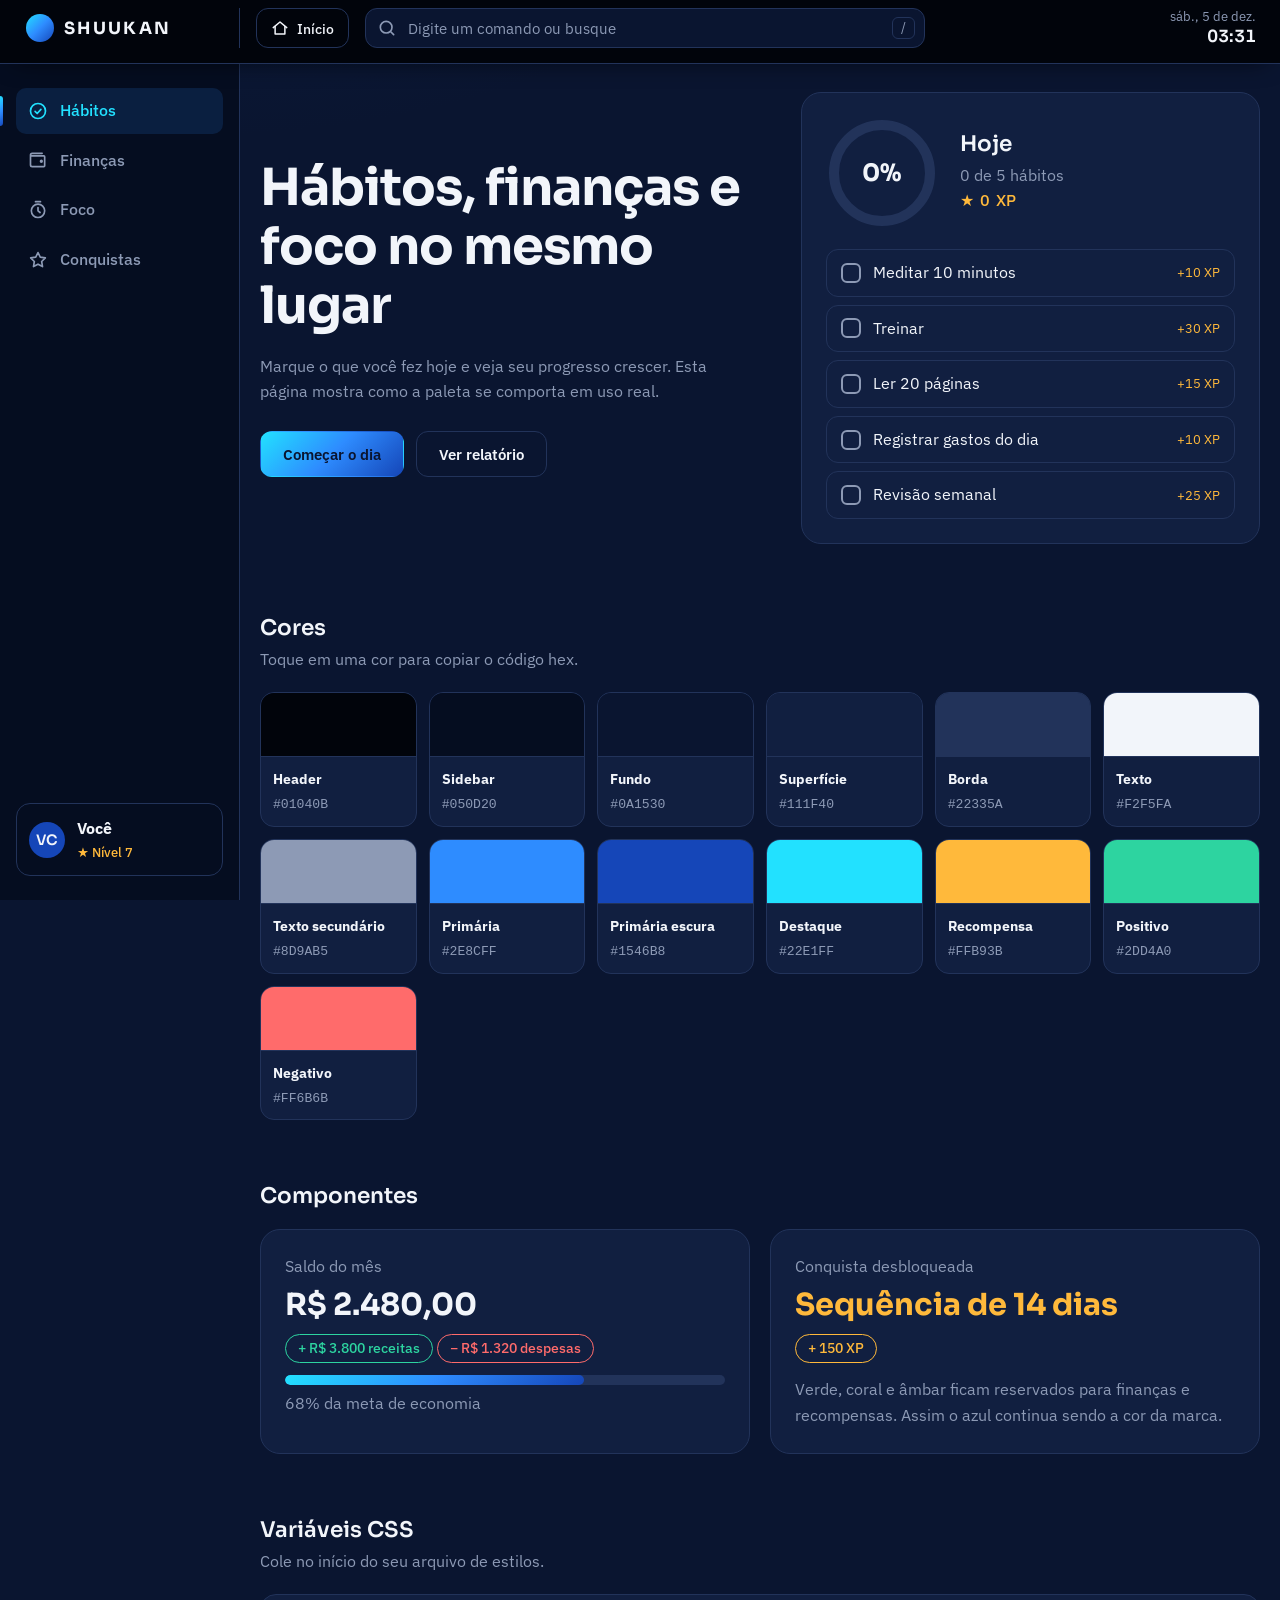
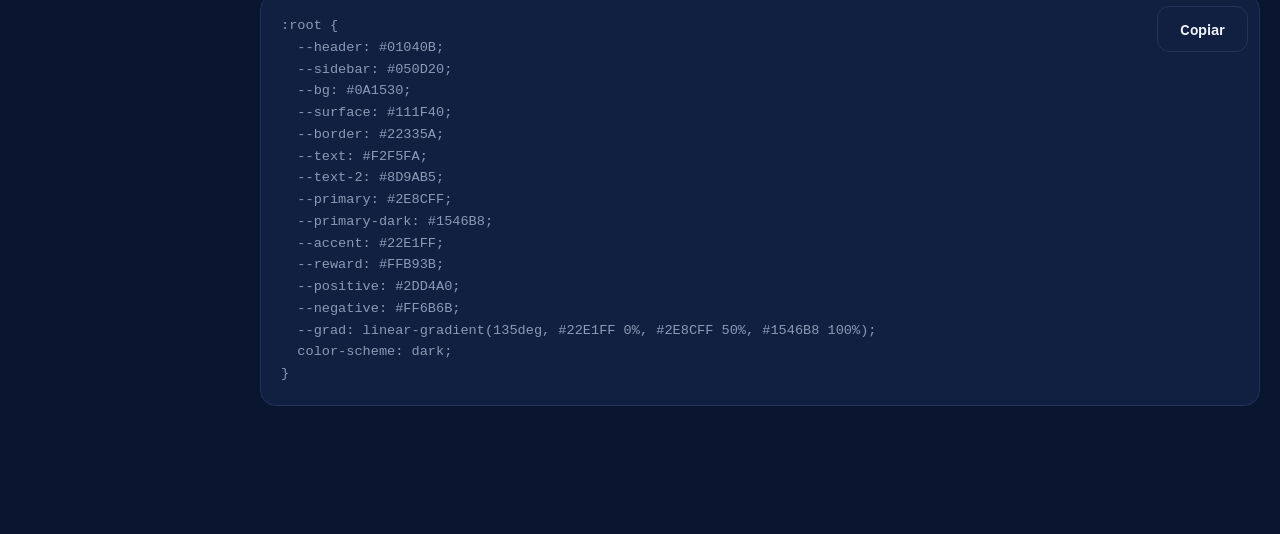
<file: images/Matrizes/Shuukan_ paleta em uso.html>
<!doctype html>
<html lang="pt-BR">
  <head>
    <meta charset="utf-8" />
    <meta
      name="viewport"
      content="width=device-width, initial-scale=1, viewport-fit=cover"
    />
    <title>Shuukan: paleta em uso</title>
    <link rel="preconnect" href="https://fonts.googleapis.com" />
    <link
      href="https://fonts.googleapis.com/css2?family=Sora:wght@400;600;700&family=IBM+Plex+Sans:wght@400;500&display=swap"
      rel="stylesheet"
    />
    <style>
      :root {
        --bg: #0a1530;
        --main: var(--bg);
        --surface: #111f40;
        --sidebar: #050d20;
        --header: #01040b;
        --border: #22335a;
        --text: #f2f5fa;
        --text-2: #8d9ab5;
        --primary: #2e8cff;
        --primary-dark: #1546b8;
        --accent: #22e1ff;
        --reward: #ffb93b;
        --positive: #2dd4a0;
        --negative: #ff6b6b;
        --grad: linear-gradient(135deg, #22e1ff 0%, #2e8cff 50%, #1546b8 100%);
        --font-head: "Sora", "Segoe UI", system-ui, sans-serif;
        --font-body: "IBM Plex Sans", "Segoe UI", system-ui, sans-serif;
        color-scheme: dark;
        box-sizing: border-box;
        padding-top: env(safe-area-inset-top, 0px);
        padding-bottom: env(safe-area-inset-bottom, 0px);
      }
      html {
        scroll-padding-top: env(safe-area-inset-top, 0px);
      }
      *,
      *::before,
      *::after {
        box-sizing: inherit;
      }
      body {
        margin: 0;
        background: var(--bg);
        color: var(--text);
        font: 400 16px/1.6 var(--font-body);
        background-image: radial-gradient(
          900px 500px at 15% -10%,
          #0a2a5c55,
          transparent 70%
        );
      }
      .wrap {
        max-width: 1040px;
        margin: 0 auto;
        padding: 28px 20px 64px;
      }
      h1,
      h2,
      h3 {
        font-family: var(--font-head);
        margin: 0;
        line-height: 1.15;
      }
      h1 {
        font-size: clamp(2rem, 5vw, 3.2rem);
        font-weight: 700;
        letter-spacing: -0.02em;
        max-width: 16ch;
      }
      h2 {
        font-size: 1.35rem;
        font-weight: 600;
        margin-bottom: 6px;
      }
      p {
        margin: 0;
      }
      .muted {
        color: var(--text-2);
      }
      header {
        display: flex;
        align-items: center;
        gap: 12px;
        padding: 8px 0 40px;
      }
      header b {
        font: 700 1.15rem var(--font-head);
        letter-spacing: 0.14em;
      }
      .dot {
        width: 28px;
        height: 28px;
        border-radius: 50%;
        background: var(--grad);
      }
      .hero {
        display: grid;
        grid-template-columns: 1.1fr 1fr;
        gap: 36px;
        align-items: center;
        margin-bottom: 72px;
      }
      .hero p.lead {
        margin: 18px 0 26px;
        max-width: 46ch;
        color: var(--text-2);
      }
      .btns {
        display: flex;
        gap: 12px;
        flex-wrap: wrap;
      }
      .btn {
        font: 600 0.95rem var(--font-body);
        border-radius: 12px;
        padding: 12px 22px;
        border: 1px solid transparent;
        cursor: pointer;
        transition:
          filter 0.2s,
          border-color 0.2s;
      }
      .btn.pri {
        background: var(--grad);
        color: var(--bg);
      }
      .btn.pri:hover {
        filter: brightness(1.12);
      }
      .btn.sec {
        background: transparent;
        color: var(--text);
        border-color: var(--border);
      }
      .btn.sec:hover {
        border-color: var(--accent);
        color: var(--accent);
      }
      .btn:focus-visible,
      .habit:focus-visible,
      .sw:focus-visible {
        outline: 2px solid var(--accent);
        outline-offset: 3px;
      }
      .card {
        background: var(--surface);
        border: 1px solid var(--border);
        border-radius: 20px;
        padding: 24px;
      }
      .ring-row {
        display: flex;
        align-items: center;
        gap: 22px;
        margin-bottom: 20px;
      }
      .ring {
        position: relative;
        width: 112px;
        height: 112px;
        flex: none;
      }
      .ring svg {
        transform: rotate(-90deg);
      }
      .ring span {
        position: absolute;
        inset: 0;
        display: grid;
        place-items: center;
        font: 700 1.5rem var(--font-head);
      }
      .xp {
        display: inline-flex;
        align-items: center;
        gap: 6px;
        color: var(--reward);
        font-weight: 500;
      }
      .habits {
        display: grid;
        gap: 8px;
        margin: 0;
        padding: 0;
        list-style: none;
      }
      .habit {
        display: flex;
        align-items: center;
        gap: 12px;
        width: 100%;
        text-align: left;
        background: transparent;
        color: var(--text);
        border: 1px solid var(--border);
        border-radius: 12px;
        padding: 10px 14px;
        font: inherit;
        cursor: pointer;
        transition: border-color 0.2s;
      }
      .habit:hover {
        border-color: var(--primary);
      }
      .box {
        width: 20px;
        height: 20px;
        border-radius: 6px;
        border: 2px solid var(--text-2);
        flex: none;
        display: grid;
        place-items: center;
        font-size: 0.8rem;
        color: var(--bg);
      }
      .habit[aria-pressed="true"] .box {
        background: var(--accent);
        border-color: var(--accent);
      }
      .habit[aria-pressed="true"] .t {
        color: var(--text-2);
        text-decoration: line-through;
      }
      .habit small {
        margin-left: auto;
        color: var(--reward);
      }
      section {
        margin-bottom: 64px;
      }
      .swatches {
        display: grid;
        grid-template-columns: repeat(auto-fill, minmax(150px, 1fr));
        gap: 12px;
        margin-top: 20px;
      }
      .sw {
        background: var(--surface);
        border: 1px solid var(--border);
        border-radius: 14px;
        padding: 0;
        overflow: hidden;
        cursor: pointer;
        text-align: left;
        color: var(--text);
        font: inherit;
      }
      .sw i {
        display: block;
        height: 64px;
        border-bottom: 1px solid var(--border);
      }
      .sw div {
        padding: 10px 12px;
      }
      .sw strong {
        display: block;
        font-size: 0.9rem;
      }
      .sw code {
        color: var(--text-2);
        font-size: 0.82rem;
      }
      .cols {
        display: grid;
        grid-template-columns: 1fr 1fr;
        gap: 20px;
        margin-top: 20px;
      }
      .chip {
        display: inline-block;
        border-radius: 999px;
        padding: 3px 12px;
        font-size: 0.85rem;
        font-weight: 500;
        border: 1px solid currentColor;
      }
      .pos {
        color: var(--positive);
      }
      .neg {
        color: var(--negative);
      }
      .rew {
        color: var(--reward);
      }
      .money {
        font: 700 1.9rem var(--font-head);
        margin: 6px 0 10px;
      }
      .bar {
        height: 10px;
        background: var(--border);
        border-radius: 99px;
        overflow: hidden;
        margin: 12px 0 6px;
      }
      .bar div {
        height: 100%;
        width: 68%;
        background: var(--grad);
        border-radius: 99px;
      }
      .codebox {
        position: relative;
        margin-top: 20px;
      }
      pre {
        margin: 0;
        background: var(--surface);
        border: 1px solid var(--border);
        border-radius: 16px;
        padding: 20px;
        overflow-x: auto;
        font:
          0.85rem/1.6 ui-monospace,
          Menlo,
          Consolas,
          monospace;
        color: var(--text-2);
      }
      .copy {
        position: absolute;
        top: 12px;
        right: 12px;
      }
      .toast {
        position: fixed;
        left: 50%;
        bottom: calc(24px + env(safe-area-inset-bottom, 0px));
        transform: translateX(-50%);
        background: var(--accent);
        color: var(--bg);
        font-weight: 600;
        padding: 8px 18px;
        border-radius: 99px;
        opacity: 0;
        pointer-events: none;
        transition: opacity 0.2s;
      }
      .toast.on {
        opacity: 1;
      }
      .app {
        display: grid;
        grid-template-columns: 240px 1fr;
        grid-template-rows: 64px 1fr;
        min-height: 100vh;
        background: radial-gradient(
            900px 500px at 15% -10%,
            #0a2a5c55,
            transparent 70%
          )
          var(--main);
      }
      body::before {
        content: "";
        position: fixed;
        inset: 0 0 auto;
        height: env(safe-area-inset-top, 0px);
        background: var(--header);
        z-index: 30;
      }
      .hdr {
        grid-column: 1/-1;
        position: sticky;
        top: env(safe-area-inset-top, 0px);
        z-index: 20;
        height: 64px;
        background: var(--header);
        border-bottom: 1px solid var(--border);
        box-shadow: 0 10px 24px -14px rgba(0, 0, 0, 0.7);
        display: grid;
        grid-template-columns: 240px auto 1fr auto;
        align-items: center;
        column-gap: 16px;
        padding-right: 24px;
      }
      .brandcell {
        height: 100%;
        display: flex;
        align-items: center;
        padding: 0 16px;
        border-right: 1px solid var(--border);
      }
      .home {
        display: flex;
        align-items: center;
        gap: 8px;
        height: 40px;
        padding: 0 14px;
        border-radius: 12px;
        background: transparent;
        border: 1px solid var(--border);
        color: var(--text);
        font: 500 0.9rem var(--font-body);
        cursor: pointer;
        transition:
          border-color 0.2s,
          color 0.2s;
      }
      .home svg {
        width: 18px;
        height: 18px;
      }
      .home:hover {
        border-color: var(--accent);
        color: var(--accent);
      }
      .home:focus-visible {
        outline: 2px solid var(--accent);
        outline-offset: 2px;
      }
      .cmd {
        position: relative;
        width: 100%;
        max-width: 560px;
      }
      .cmd > svg {
        position: absolute;
        left: 12px;
        top: 10px;
        width: 20px;
        height: 20px;
        color: var(--text-2);
        pointer-events: none;
      }
      .cmd input {
        width: 100%;
        height: 40px;
        background: var(--main);
        border: 1px solid var(--border);
        border-radius: 12px;
        color: var(--text);
        padding: 0 48px 0 42px;
        font: inherit;
        font-size: 0.95rem;
      }
      .cmd input::placeholder {
        color: var(--text-2);
      }
      .cmd input:focus {
        outline: none;
        border-color: var(--accent);
        box-shadow: 0 0 0 3px rgba(34, 225, 255, 0.18);
      }
      .cmd kbd {
        position: absolute;
        right: 10px;
        top: 9px;
        border: 1px solid var(--border);
        border-radius: 6px;
        padding: 0 8px;
        font: 0.8rem/20px var(--font-body);
        color: var(--text-2);
      }
      .cmd-list {
        position: absolute;
        top: 48px;
        left: 0;
        right: 0;
        background: var(--surface);
        border: 1px solid var(--border);
        border-radius: 14px;
        padding: 6px;
        margin: 0;
        list-style: none;
        z-index: 40;
      }
      .cmd-list button {
        width: 100%;
        text-align: left;
        background: transparent;
        border: 0;
        color: var(--text);
        padding: 9px 12px;
        border-radius: 8px;
        font: inherit;
        cursor: pointer;
      }
      .cmd-list button:hover,
      .cmd-list button[aria-selected="true"] {
        background: rgba(46, 140, 255, 0.14);
        color: var(--accent);
      }
      .clock {
        display: flex;
        flex-direction: column;
        align-items: flex-end;
        line-height: 1.25;
      }
      .clock .date {
        color: var(--text-2);
        font-size: 0.82rem;
      }
      .clock strong {
        font: 600 1.05rem var(--font-head);
        font-variant-numeric: tabular-nums;
      }
      .sidebar {
        background: var(--sidebar);
        border-right: 1px solid var(--border);
        padding: 24px 16px;
        display: flex;
        flex-direction: column;
        gap: 28px;
        position: sticky;
        top: calc(64px + env(safe-area-inset-top, 0px));
        height: calc(100dvh - 64px);
        align-self: start;
      }
      .brand {
        display: flex;
        align-items: center;
        gap: 10px;
        padding: 0 10px;
      }
      .brand b {
        font: 700 1.05rem var(--font-head);
        letter-spacing: 0.14em;
      }
      .nav {
        display: grid;
        gap: 4px;
      }
      .nav-item {
        display: flex;
        align-items: center;
        gap: 12px;
        padding: 10px 12px;
        border-radius: 10px;
        color: var(--text-2);
        text-decoration: none;
        font-weight: 500;
        position: relative;
        transition:
          background 0.2s,
          color 0.2s;
      }
      .nav-item svg {
        width: 20px;
        height: 20px;
        flex: none;
      }
      .nav-item:hover {
        background: rgba(255, 255, 255, 0.04);
        color: var(--text);
      }
      .nav-item.active {
        background: rgba(46, 140, 255, 0.14);
        color: var(--accent);
      }
      .nav-item.active::before {
        content: "";
        position: absolute;
        left: -16px;
        top: 8px;
        bottom: 8px;
        width: 3px;
        border-radius: 0 3px 3px 0;
        background: var(--grad);
      }
      .nav-item:focus-visible {
        outline: 2px solid var(--accent);
        outline-offset: 2px;
      }
      .profile {
        margin-top: auto;
        display: flex;
        align-items: center;
        gap: 12px;
        padding: 12px;
        border: 1px solid var(--border);
        border-radius: 14px;
      }
      .avatar {
        width: 36px;
        height: 36px;
        border-radius: 50%;
        background: var(--primary-dark);
        display: grid;
        place-items: center;
        font: 600 0.9rem var(--font-head);
      }
      .profile small {
        display: block;
        color: var(--reward);
        font-weight: 500;
      }
      @media (max-width: 760px) {
        .hero,
        .cols {
          grid-template-columns: 1fr;
        }
        .ring-row {
          flex-wrap: wrap;
        }
        .app {
          grid-template-columns: 1fr;
        }
        .sidebar {
          position: fixed;
          top: auto;
          bottom: 0;
          left: 0;
          right: 0;
          height: auto;
          z-index: 10;
          flex-direction: row;
          padding: 8px 8px calc(8px + env(safe-area-inset-bottom, 0px));
          border-right: 0;
          border-top: 1px solid var(--border);
        }
        .profile {
          display: none;
        }
        .hdr {
          grid-template-columns: auto auto 1fr auto;
          column-gap: 10px;
          padding: 0 12px;
        }
        .brandcell {
          padding: 0;
          border-right: 0;
        }
        .brandcell .brand {
          padding: 0;
        }
        .brand b,
        .home span,
        .clock .date,
        .cmd kbd {
          display: none;
        }
        .home {
          padding: 0 11px;
        }
        .nav {
          grid-auto-flow: column;
          grid-auto-columns: 1fr;
          width: 100%;
        }
        .nav-item {
          flex-direction: column;
          gap: 2px;
          font-size: 0.75rem;
          padding: 8px 4px;
          text-align: center;
        }
        .nav-item.active::before {
          left: 25%;
          right: 25%;
          top: 0;
          bottom: auto;
          width: auto;
          height: 3px;
          border-radius: 0 0 3px 3px;
        }
        .wrap {
          padding-bottom: 110px;
        }
      }
      @media (prefers-reduced-motion: reduce) {
        * {
          transition: none !important;
        }
      }
    </style>
  </head>
  <body>
    <div class="app">
      <header class="hdr">
        <div class="brandcell">
          <span class="brand"><span class="dot"></span><b>SHUUKAN</b></span>
        </div>
        <button class="home" id="home" aria-label="Início">
          <svg
            viewBox="0 0 24 24"
            fill="none"
            stroke="currentColor"
            stroke-width="2"
            stroke-linecap="round"
            stroke-linejoin="round"
          >
            <path d="M3 11.5 12 4l9 7.5" />
            <path d="M5.5 10v10h13V10" /></svg
          ><span>Início</span>
        </button>
        <div class="cmd">
          <svg
            viewBox="0 0 24 24"
            fill="none"
            stroke="currentColor"
            stroke-width="2"
            stroke-linecap="round"
            stroke-linejoin="round"
          >
            <circle cx="11" cy="11" r="7" />
            <path d="m20 20-3.5-3.5" />
          </svg>
          <input
            id="cmd"
            type="text"
            placeholder="Digite um comando ou busque"
            autocomplete="off"
            aria-label="Comando rápido"
          />
          <kbd>/</kbd>
          <ul class="cmd-list" id="cmdlist" hidden></ul>
        </div>
        <div class="clock">
          <span class="date" id="date"></span><strong id="time"></strong>
        </div>
      </header>
      <aside class="sidebar">
        <nav class="nav" aria-label="Navegação principal">
          <a href="#" class="nav-item active" aria-current="page"
            ><svg
              viewBox="0 0 24 24"
              fill="none"
              stroke="currentColor"
              stroke-width="2"
              stroke-linecap="round"
              stroke-linejoin="round"
            >
              <circle cx="12" cy="12" r="9" />
              <path d="m8.5 12.5 2.5 2.5 4.5-5" /></svg
            >Hábitos</a
          >
          <a href="#" class="nav-item"
            ><svg
              viewBox="0 0 24 24"
              fill="none"
              stroke="currentColor"
              stroke-width="2"
              stroke-linecap="round"
              stroke-linejoin="round"
            >
              <path
                d="M4 7h15a1 1 0 0 1 1 1v11a1 1 0 0 1-1 1H5a2 2 0 0 1-2-2V6a2 2 0 0 1 2-2h12"
              />
              <circle cx="16" cy="13.5" r="1" /></svg
            >Finanças</a
          >
          <a href="#" class="nav-item"
            ><svg
              viewBox="0 0 24 24"
              fill="none"
              stroke="currentColor"
              stroke-width="2"
              stroke-linecap="round"
              stroke-linejoin="round"
            >
              <circle cx="12" cy="13" r="8" />
              <path d="M12 9v4l2.5 2M9 2h6" /></svg
            >Foco</a
          >
          <a href="#" class="nav-item"
            ><svg
              viewBox="0 0 24 24"
              fill="none"
              stroke="currentColor"
              stroke-width="2"
              stroke-linecap="round"
              stroke-linejoin="round"
            >
              <path
                d="m12 3 2.7 5.6 6.1.9-4.4 4.3 1 6.1L12 17l-5.4 2.9 1-6.1L3.2 9.5l6.1-.9z"
              /></svg
            >Conquistas</a
          >
        </nav>
        <div class="profile">
          <span class="avatar">VC</span>
          <div><strong>Você</strong><small>★ Nível 7</small></div>
        </div>
      </aside>
      <main class="wrap">
        <div class="hero">
          <div>
            <h1>Hábitos, finanças e foco no mesmo lugar</h1>
            <p class="lead">
              Marque o que você fez hoje e veja seu progresso crescer. Esta
              página mostra como a paleta se comporta em uso real.
            </p>
            <div class="btns">
              <button class="btn pri">Começar o dia</button>
              <button class="btn sec">Ver relatório</button>
            </div>
          </div>
          <div class="card">
            <div class="ring-row">
              <div class="ring">
                <svg
                  width="112"
                  height="112"
                  viewBox="0 0 112 112"
                  aria-hidden="true"
                >
                  <defs>
                    <linearGradient id="g" x1="0" y1="0" x2="1" y2="1">
                      <stop offset="0" stop-color="#22E1FF" />
                      <stop offset=".5" stop-color="#2E8CFF" />
                      <stop offset="1" stop-color="#1546B8" />
                    </linearGradient>
                  </defs>
                  <circle
                    cx="56"
                    cy="56"
                    r="48"
                    fill="none"
                    stroke="#22335A"
                    stroke-width="10"
                  />
                  <circle
                    id="arc"
                    cx="56"
                    cy="56"
                    r="48"
                    fill="none"
                    stroke="url(#g)"
                    stroke-width="10"
                    stroke-linecap="round"
                    stroke-dasharray="301.6"
                    stroke-dashoffset="301.6"
                    style="transition: stroke-dashoffset 0.5s ease"
                  />
                </svg>
                <span id="pct">0%</span>
              </div>
              <div>
                <h2>Hoje</h2>
                <p class="muted" id="count">0 de 5 hábitos</p>
                <p class="xp">★ <span id="xp">0</span> XP</p>
              </div>
            </div>
            <ul class="habits" id="habits"></ul>
          </div>
        </div>

        <section>
          <h2>Cores</h2>
          <p class="muted">Toque em uma cor para copiar o código hex.</p>
          <div class="swatches" id="swatches"></div>
        </section>

        <section>
          <h2>Componentes</h2>
          <div class="cols">
            <div class="card">
              <p class="muted">Saldo do mês</p>
              <p class="money">R$ 2.480,00</p>
              <span class="chip pos">+ R$ 3.800 receitas</span>
              <span class="chip neg">− R$ 1.320 despesas</span>
              <div class="bar" role="img" aria-label="68% da meta de economia">
                <div></div>
              </div>
              <p class="muted">68% da meta de economia</p>
            </div>
            <div class="card">
              <p class="muted">Conquista desbloqueada</p>
              <p class="money rew">Sequência de 14 dias</p>
              <span class="chip rew">+ 150 XP</span>
              <p class="muted" style="margin-top: 14px">
                Verde, coral e âmbar ficam reservados para finanças e
                recompensas. Assim o azul continua sendo a cor da marca.
              </p>
            </div>
          </div>
        </section>

        <section>
          <h2>Variáveis CSS</h2>
          <p class="muted">Cole no início do seu arquivo de estilos.</p>
          <div class="codebox">
            <button class="btn sec copy" id="copy">Copiar</button>
            <pre id="css">
:root {
  --header: #01040B;
  --sidebar: #050D20;
  --bg: #0A1530;
  --surface: #111F40;
  --border: #22335A;
  --text: #F2F5FA;
  --text-2: #8D9AB5;
  --primary: #2E8CFF;
  --primary-dark: #1546B8;
  --accent: #22E1FF;
  --reward: #FFB93B;
  --positive: #2DD4A0;
  --negative: #FF6B6B;
  --grad: linear-gradient(135deg, #22E1FF 0%, #2E8CFF 50%, #1546B8 100%);
  color-scheme: dark;
}</pre>
          </div>
        </section>
      </main>
    </div>
    <div class="toast" id="toast" role="status"></div>

    <script>
      const habits = [
        ["Meditar 10 minutos", 10],
        ["Treinar", 30],
        ["Ler 20 páginas", 15],
        ["Registrar gastos do dia", 10],
        ["Revisão semanal", 25],
      ];
      const done = new Set();
      const list = document.getElementById("habits");
      function render() {
        list.innerHTML = "";
        habits.forEach(([n, x], i) => {
          const li = document.createElement("li");
          const b = document.createElement("button");
          b.className = "habit";
          b.setAttribute("aria-pressed", done.has(i));
          b.innerHTML =
            '<span class="box">' +
            (done.has(i) ? "✓" : "") +
            '</span><span class="t">' +
            n +
            "</span><small>+" +
            x +
            " XP</small>";
          b.onclick = () => {
            done.has(i) ? done.delete(i) : done.add(i);
            render();
          };
          li.appendChild(b);
          list.appendChild(li);
        });
        const p = Math.round((done.size / habits.length) * 100);
        document.getElementById("pct").textContent = p + "%";
        document.getElementById("count").textContent =
          done.size + " de " + habits.length + " hábitos";
        document.getElementById("xp").textContent = [...done].reduce(
          (s, i) => s + habits[i][1],
          0,
        );
        document.getElementById("arc").style.strokeDashoffset =
          301.6 * (1 - p / 100);
      }
      render();

      const colors = [
        ["Header", "#01040B"],
        ["Sidebar", "#050D20"],
        ["Fundo", "#0A1530"],
        ["Superfície", "#111F40"],
        ["Borda", "#22335A"],
        ["Texto", "#F2F5FA"],
        ["Texto secundário", "#8D9AB5"],
        ["Primária", "#2E8CFF"],
        ["Primária escura", "#1546B8"],
        ["Destaque", "#22E1FF"],
        ["Recompensa", "#FFB93B"],
        ["Positivo", "#2DD4A0"],
        ["Negativo", "#FF6B6B"],
      ];
      const sw = document.getElementById("swatches");
      const toast = document.getElementById("toast");
      function say(t) {
        toast.textContent = t;
        toast.classList.add("on");
        setTimeout(() => toast.classList.remove("on"), 1400);
      }
      async function copy(t) {
        try {
          await navigator.clipboard.writeText(t);
          say("Copiado: " + (t.length > 9 ? "variáveis CSS" : t));
        } catch (e) {
          say("Selecione e copie manualmente");
        }
      }
      colors.forEach(([n, h]) => {
        const b = document.createElement("button");
        b.className = "sw";
        b.innerHTML =
          '<i style="background:' +
          h +
          '"></i><div><strong>' +
          n +
          "</strong><code>" +
          h +
          "</code></div>";
        b.onclick = () => copy(h);
        sw.appendChild(b);
      });
      document.getElementById("copy").onclick = () =>
        copy(document.getElementById("css").textContent);
      document.querySelectorAll(".nav-item").forEach((a) =>
        a.addEventListener("click", (e) => {
          e.preventDefault();
          document.querySelectorAll(".nav-item").forEach((x) => {
            x.classList.remove("active");
            x.removeAttribute("aria-current");
          });
          a.classList.add("active");
          a.setAttribute("aria-current", "page");
        }),
      );
      document.getElementById("home").onclick = () =>
        document.querySelector(".nav-item").click();
      function tick() {
        const d = new Date();
        document.getElementById("date").textContent = d.toLocaleDateString(
          "pt-BR",
          { weekday: "short", day: "numeric", month: "short" },
        );
        document.getElementById("time").textContent = d.toLocaleTimeString(
          "pt-BR",
          { hour: "2-digit", minute: "2-digit" },
        );
      }
      tick();
      setInterval(tick, 15000);
      const cmds = [
        "Novo hábito",
        "Registrar despesa",
        "Iniciar foco de 25 minutos",
        "Ver conquistas",
      ];
      const cmd = document.getElementById("cmd"),
        cl = document.getElementById("cmdlist");
      let sel = 0,
        shown = [];
      function showCmds() {
        const q = cmd.value.trim().toLowerCase();
        shown = cmds.filter((c) => c.toLowerCase().includes(q));
        cl.innerHTML = "";
        shown.forEach((c, i) => {
          const li = document.createElement("li");
          const b = document.createElement("button");
          b.type = "button";
          b.textContent = c;
          if (i === sel) b.setAttribute("aria-selected", "true");
          b.onmousedown = (e) => {
            e.preventDefault();
            run(c);
          };
          li.appendChild(b);
          cl.appendChild(li);
        });
        cl.hidden = !shown.length;
      }
      function run(c) {
        say("Comando: " + c);
        cmd.value = "";
        cl.hidden = true;
        cmd.blur();
      }
      cmd.addEventListener("focus", () => {
        sel = 0;
        showCmds();
      });
      cmd.addEventListener("input", () => {
        sel = 0;
        showCmds();
      });
      cmd.addEventListener("blur", () => {
        cl.hidden = true;
      });
      cmd.addEventListener("keydown", (e) => {
        if (e.key === "ArrowDown") {
          sel = Math.min(sel + 1, shown.length - 1);
          showCmds();
          e.preventDefault();
        } else if (e.key === "ArrowUp") {
          sel = Math.max(sel - 1, 0);
          showCmds();
          e.preventDefault();
        } else if (e.key === "Enter" && shown[sel]) {
          run(shown[sel]);
        } else if (e.key === "Escape") {
          cmd.blur();
        }
      });
      document.addEventListener("keydown", (e) => {
        if (e.key === "/" && document.activeElement !== cmd) {
          e.preventDefault();
          cmd.focus();
        }
      });
    </script>
  </body>
</html>
</file>
<file: styles/style.css>
@charset "UTF-8";

* {
  box-sizing: border-box;
}

:root {
  /* Estrutura (do mais escuro ao mais claro) */
  --menu: #030b1c;
  --bg: #0a1530;
  --surface: #111f40;
  --border: #22335a;

  /* Texto */
  --text: #f2f5fa;
  --text-2: #8d9ab5;
  --font1: "Exo 2", sans-serif /* Marca */;
  --primary: #2e8cff;
  --primary-dark: #1546b8;
  --accent: #22e1ff;
  --grad: linear-gradient(135deg, #22e1ff 0%, #2e8cff 50%, #1546b8 100%);

  /* Funcionais */
  --reward: #ffb93b;
  --positive: #2dd4a0;
  --negative: #ff6b6b;

  /* Medidas da estrutura */
  --header-height: 56px;
  --header-content-size: calc(var(--header-height) * 0.7);
  --sidebar-width: 15rem;
  --safe-bottom: env(safe-area-inset-bottom, 0px);

  color-scheme: dark;
}

html {
  font-family: var(--font1);
  font-optical-sizing: auto;
}

input,
button,
textarea,
select {
  font: inherit;
}

body {
  margin: 0;
  background: var(--bg);
  color: var(--text);
}

.hidden-phone {
  display: none;
}

.topbar {
  position: sticky;
  top: 0;
  display: grid;
  grid-template-columns: 1fr auto 1fr;
  align-items: center;
  gap: 12px;
  height: var(--header-height);
  padding: 0.2rem 0.7rem;
  background: var(--menu);
  border-bottom: 1px solid var(--border);
}

.topbar::after {
  content: "";
  position: absolute;
  left: 0;
  right: 0;
  bottom: -1px;
  height: 2px;
  background: var(--grad);
  opacity: 0.85;
}

.expand-menu {
  justify-self: start;
  display: grid;
  place-items: center;
  width: var(--header-content-size);
  height: var(--header-content-size);
  font-size: calc(var(--header-content-size) * 0.5);
  line-height: 1;
  color: var(--text-2);
  background: transparent;
  border: 1px solid var(--border);
  border-radius: 10px;
}
.expand-menu:hover,
.expand-menu[aria-expanded="true"] {
  color: var(--accent);
  border-color: var(--accent);
  background: var(--surface);
}

.home {
  display: flex;
  align-items: center;
  justify-content: center;
  gap: 0.5rem;
  text-decoration: none;
  color: inherit;
}

.logo-shuukan {
  height: var(--header-content-size);
  width: auto;
  flex-shrink: 0; /* o logo nunca encolhe */
  filter: drop-shadow(0 2px 0 var(--border));
}

#nome-site {
  font-size: var(--header-content-size);
  line-height: 1;
  font-weight: 650;
  letter-spacing: 0.05em;
  color: var(--text);
  text-shadow: 0 2px 0 var(--border);
}

.menu-quick {
  position: fixed;
  bottom: 0;
  left: 0;
  right: 0;
  height: calc(var(--header-height) + var(--safe-bottom));
  display: flex;
  align-items: center;
  gap: 10px;
  padding: 8px 12px calc(8px + var(--safe-bottom));
  background: var(--menu);
  border-top: 1px solid var(--border);
  box-shadow: 0 -4px 16px var(--bg);
}

.home-buttom {
  flex: none;
  display: grid;
  place-items: center;
  width: 40px;
  height: 40px;
  color: var(--accent);
  background: var(--surface);
  border: 1px solid var(--border);
  border-radius: 50%;
  text-decoration: none;
  transition:
    transform 0.15s,
    border-color 0.15s;
}
.home-buttom:hover {
  border-color: var(--accent);
}

.home-buttom:active {
  transform: scale(0.93);
}

.home-buttom .material-symbols-rounded {
  font-size: 1.4rem;
}

#quick {
  flex: 1; /* ocupa o espaço que sobrar */
  min-width: 0; /* evita estouro em telas pequenas */
  height: 100%;
  padding: 0 16px;
  background: var(--surface);
  color: var(--text);
  border: 1px solid var(--border);
  border-radius: 999px;
  font-size: 1rem;
  outline: none;
  transition:
    border-color 0.15s,
    box-shadow 0.15s;
}

#quick::placeholder {
  color: var(--text-2);
}

#quick:focus {
  border-color: var(--accent);
  box-shadow: 0 0 0 3px var(--border);
}

.painel-data {
  justify-self: end;
  display: flex;
  flex-direction: column;
  align-items: flex-end;
  line-height: 1.15;
  font-size: 0.8rem;
  color: var(--text-2);
  white-space: nowrap;
}
#dia-semana-hoje {
  color: var(--text);
  font-weight: 600;
  text-transform: capitalize;
}

/*
.sidebar {
  position: sticky;
  top: var(--header-height);
  height: calc(100dvh - var(--header-height));
  display: flex;
  flex-direction: column;
  gap: 28px;
  padding: 24px 16px;
  background: var(--sidebar);
  border-right: 1px solid var(--border);
}

.sidebar .nav-item {
  position: relative;
  color: var(--text-2);
  border-radius: 10px;
  transition:
    background 0.2s,
    color 0.2s;
}
.sidebar .nav-item:hover {
  background: rgba(255, 255, 255, 0.04);
  color: var(--text);
}
.sidebar .nav-item.active {
  background: rgba(46, 140, 255, 0.14);
  color: var(--accent);
}
.sidebar .nav-item.active::before {
  content: "";
  position: absolute;
  left: -16px;
  top: 8px;
  bottom: 8px;
  width: 3px;
  border-radius: 0 3px 3px 0;
  background: var(--grad);
}
*/

main {
  min-height: calc(100dvh - var(--header-height));
  /* espaço para a bottombar fixa não cobrir o conteúdo */
  padding-bottom: calc(var(--header-height) + var(--safe-bottom));
  background: var(--bg);
}
</file>
